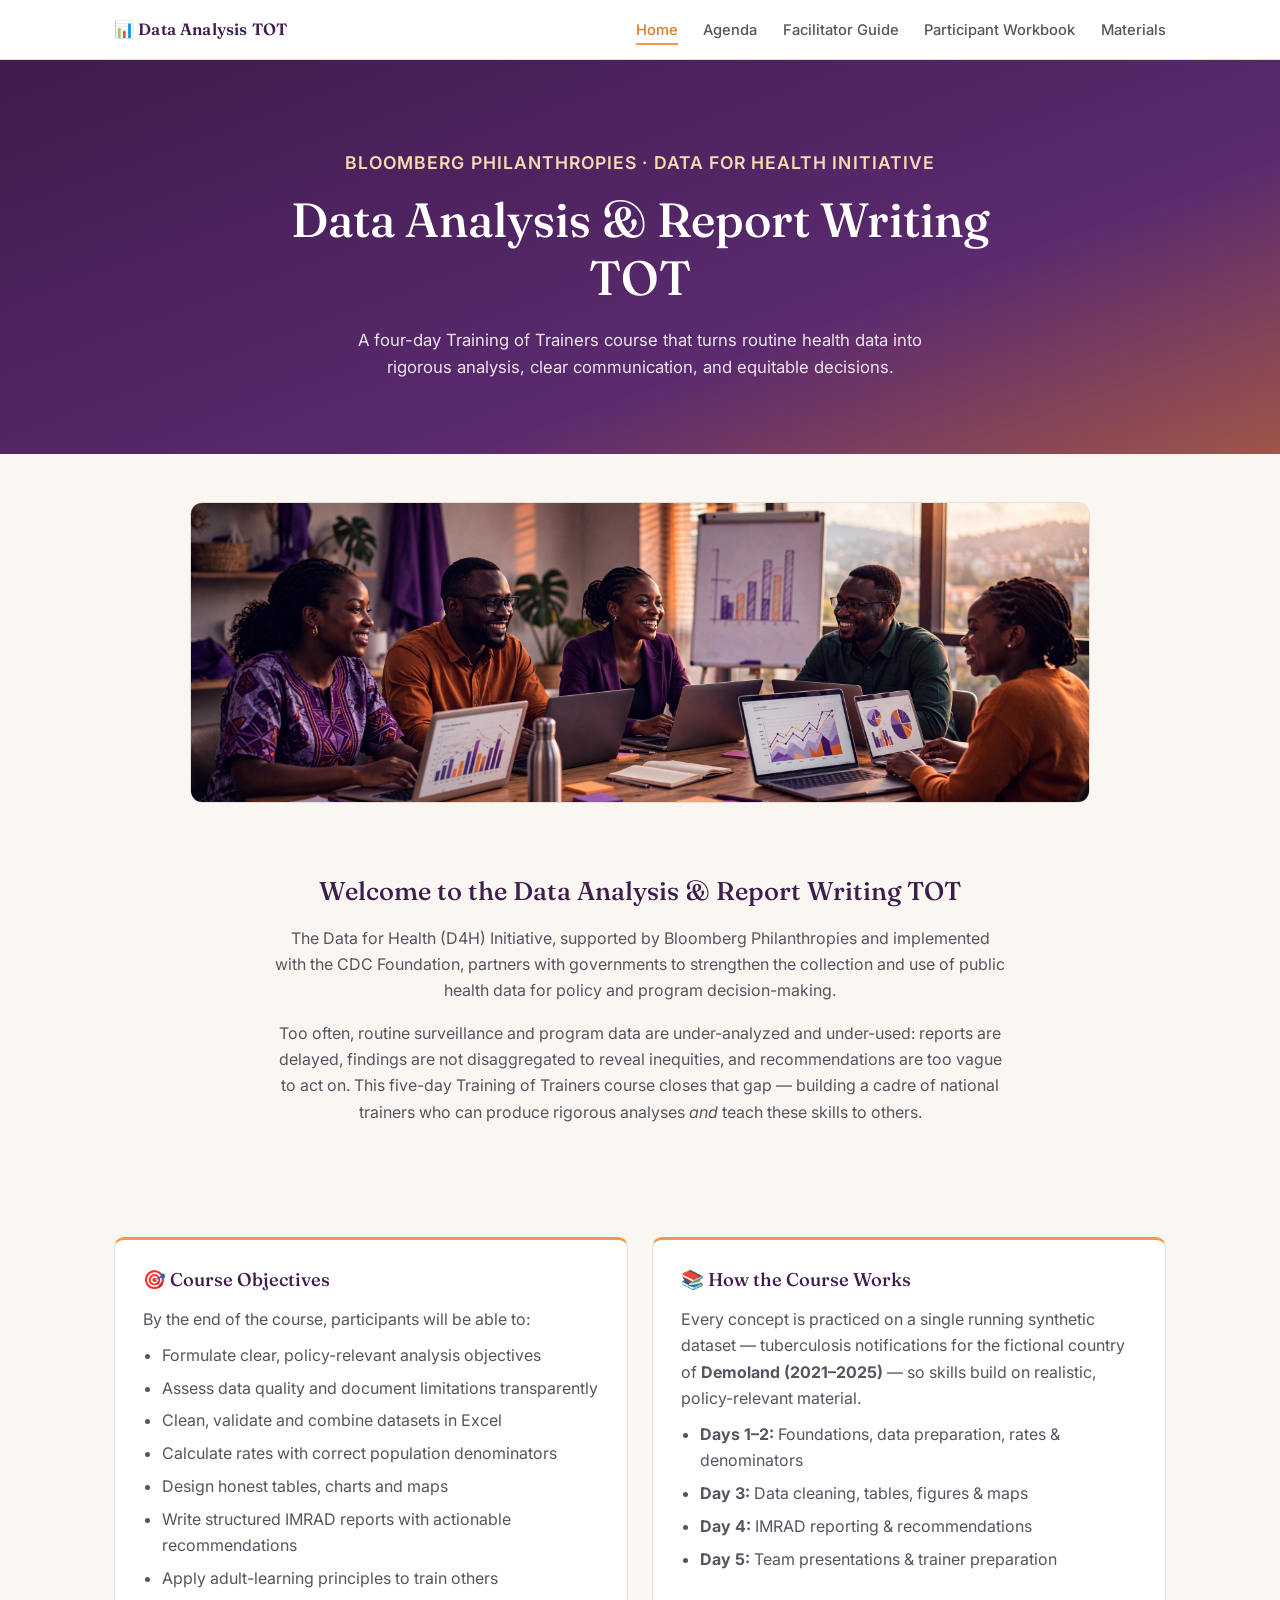
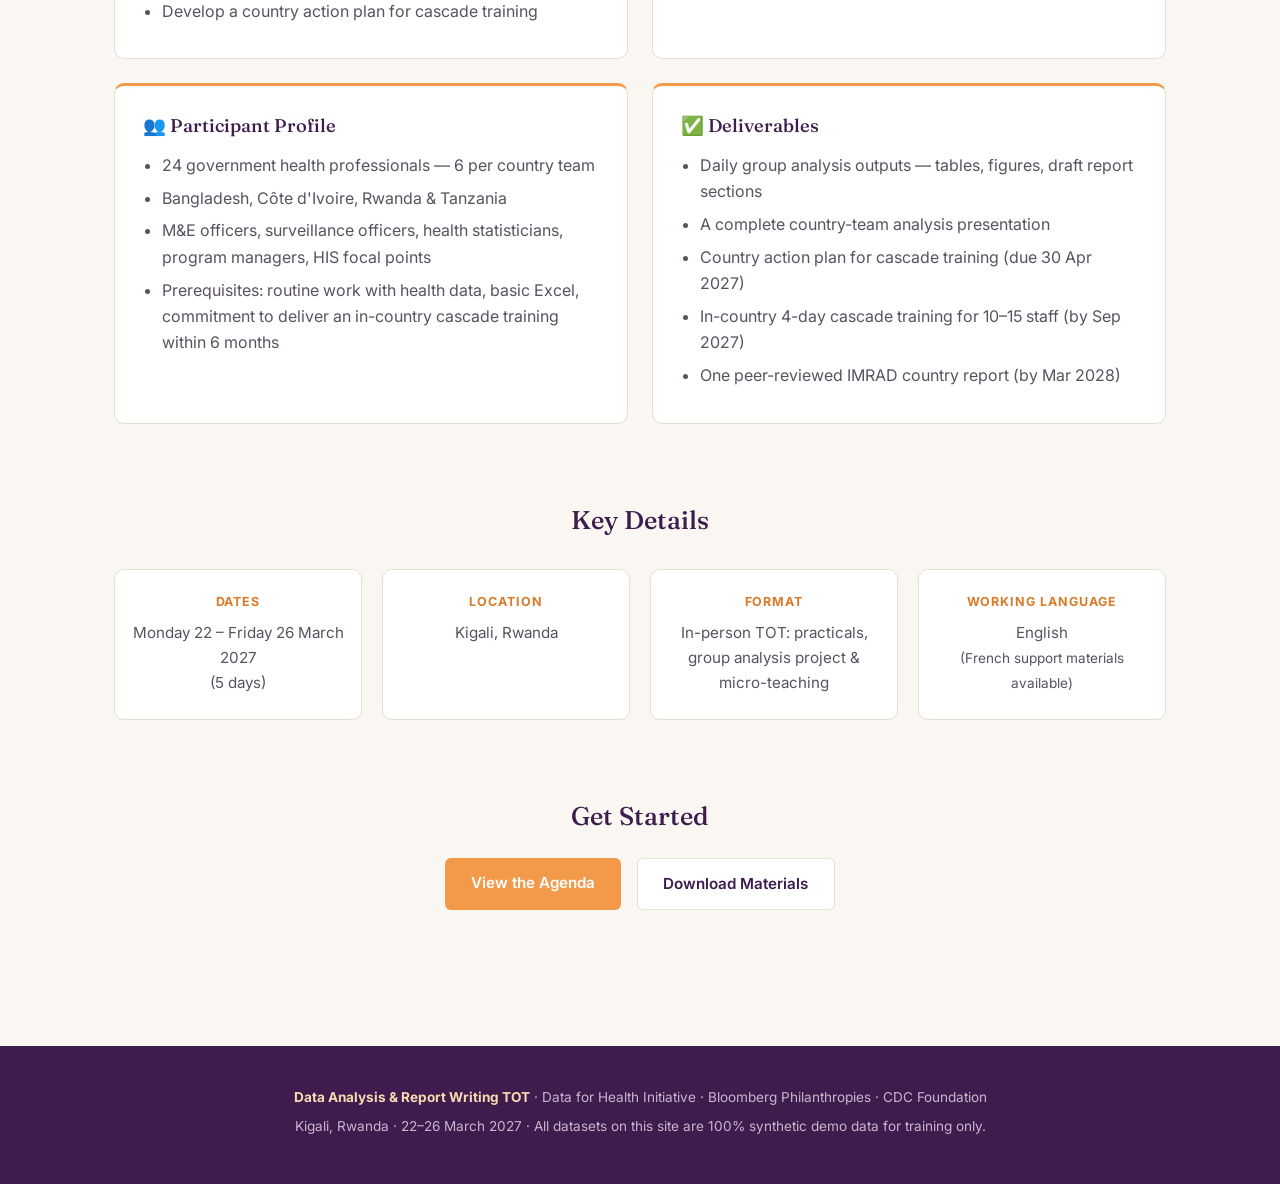
<file: index.html>
<!DOCTYPE html>
<html lang="en">
<head>
<meta charset="UTF-8">
<meta name="viewport" content="width=device-width, initial-scale=1.0">
<title>Home · Data Analysis & Report Writing TOT</title>
<meta name="description" content="Data Analysis and Report Writing Training of Trainers — Data for Health Initiative, Kigali, Rwanda, 22–26 March 2027.">
<link rel="preconnect" href="https://fonts.googleapis.com">
<link rel="preconnect" href="https://fonts.gstatic.com" crossorigin>
<link href="https://fonts.googleapis.com/css2?family=Fraunces:opsz,wght@9..144,500;9..144,600&family=Inter:wght@400;500;600;700&display=swap" rel="stylesheet">
<link rel="stylesheet" href="styles.css">
</head>
<body>
<nav class="navbar">
  <div class="nav-container">
    <a class="logo" href="index.html">📊 Data Analysis TOT</a>
    <ul class="nav-menu">
      <li><a href="index.html" class="active">Home</a></li>
<li><a href="agenda.html" class="">Agenda</a></li>
<li><a href="guide.html" class="">Facilitator Guide</a></li>
<li><a href="workbook.html" class="">Participant Workbook</a></li>
<li><a href="materials.html" class="">Materials</a></li>
    </ul>
  </div>
</nav>
<header class="hero">
  <div class="hero-content">
    <p class="hero-subtitle">Bloomberg Philanthropies · Data for Health Initiative</p>
    <h1>Data Analysis &amp; Report Writing TOT</h1>
    <p class="hero-description">A four-day Training of Trainers course that turns routine health data into rigorous analysis, clear communication, and equitable decisions.</p>
  </div>
</header>
<main>
<div class="container">
  <div class="welcome-banner"><img src="assets/img/banner.jpg" alt="Public health data training workshop"></div>
  <div class="welcome-section">
    <h2>Welcome to the Data Analysis &amp; Report Writing TOT</h2>
    <p>The Data for Health (D4H) Initiative, supported by Bloomberg Philanthropies and implemented with the CDC Foundation, partners with governments to strengthen the collection and use of public health data for policy and program decision-making.</p>
    <p>Too often, routine surveillance and program data are under-analyzed and under-used: reports are delayed, findings are not disaggregated to reveal inequities, and recommendations are too vague to act on. This five-day Training of Trainers course closes that gap — building a cadre of national trainers who can produce rigorous analyses <em>and</em> teach these skills to others.</p>
  </div>
  <section class="tight">
    <div class="info-grid">
      <div class="info-card">
        <h3>🎯 Course Objectives</h3>
        <p>By the end of the course, participants will be able to:</p>
        <ul>
          <li>Formulate clear, policy-relevant analysis objectives</li>
          <li>Assess data quality and document limitations transparently</li>
          <li>Clean, validate and combine datasets in Excel</li>
          <li>Calculate rates with correct population denominators</li>
          <li>Design honest tables, charts and maps</li>
          <li>Write structured IMRAD reports with actionable recommendations</li>
          <li>Apply adult-learning principles to train others</li>
          <li>Develop a country action plan for cascade training</li>
        </ul>
      </div>
      <div class="info-card">
        <h3>📚 How the Course Works</h3>
        <p>Every concept is practiced on a single running synthetic dataset — tuberculosis notifications for the fictional country of <strong>Demoland (2021–2025)</strong> — so skills build on realistic, policy-relevant material.</p>
        <ul>
          <li><strong>Days 1–2:</strong> Foundations, data preparation, rates &amp; denominators</li>
          <li><strong>Day 3:</strong> Data cleaning, tables, figures &amp; maps</li>
          <li><strong>Day 4:</strong> IMRAD reporting &amp; recommendations</li>
          <li><strong>Day 5:</strong> Team presentations &amp; trainer preparation</li>
        </ul>
      </div>
      <div class="info-card">
        <h3>👥 Participant Profile</h3>
        <ul>
          <li>24 government health professionals — 6 per country team</li>
          <li>Bangladesh, Côte d'Ivoire, Rwanda &amp; Tanzania</li>
          <li>M&amp;E officers, surveillance officers, health statisticians, program managers, HIS focal points</li>
          <li>Prerequisites: routine work with health data, basic Excel, commitment to deliver an in-country cascade training within 6 months</li>
        </ul>
      </div>
      <div class="info-card">
        <h3>✅ Deliverables</h3>
        <ul>
          <li>Daily group analysis outputs — tables, figures, draft report sections</li>
          <li>A complete country-team analysis presentation</li>
          <li>Country action plan for cascade training (due 30 Apr 2027)</li>
          <li>In-country 4-day cascade training for 10–15 staff (by Sep 2027)</li>
          <li>One peer-reviewed IMRAD country report (by Mar 2028)</li>
        </ul>
      </div>
    </div>
  </section>
  <section class="tight key-details">
    <h2>Key Details</h2>
    <div class="details-grid">
      <div class="detail-item"><h4>Dates</h4><p>Monday 22 – Friday 26 March 2027<br>(5 days)</p></div>
      <div class="detail-item"><h4>Location</h4><p>Kigali, Rwanda</p></div>
      <div class="detail-item"><h4>Format</h4><p>In-person TOT: practicals, group analysis project &amp; micro-teaching</p></div>
      <div class="detail-item"><h4>Working Language</h4><p>English<br><span style="font-size:0.85rem">(French support materials available)</span></p></div>
    </div>
  </section>
  <section class="tight cta-section">
    <h2>Get Started</h2>
    <div class="cta-buttons">
      <a class="btn btn-primary" href="agenda.html">View the Agenda</a>
      <!-- <a class="btn btn-secondary" href="guide.html">Facilitator Guide</a> -->
      <a class="btn btn-secondary" href="materials.html">Download Materials</a>
    </div>
  </section>
</div>
</main>
<footer class="footer">
  <div class="container footer-content">
    <div class="footer-text">
      <p><strong style="color:#FBD9B0">Data Analysis &amp; Report Writing TOT</strong> · Data for Health Initiative · Bloomberg Philanthropies · CDC Foundation</p>
      <p>Kigali, Rwanda · 22–26 March 2027 · All datasets on this site are 100% synthetic demo data for training only.</p>
    </div>
  </div>
</footer>
</body>
</html>
</file>
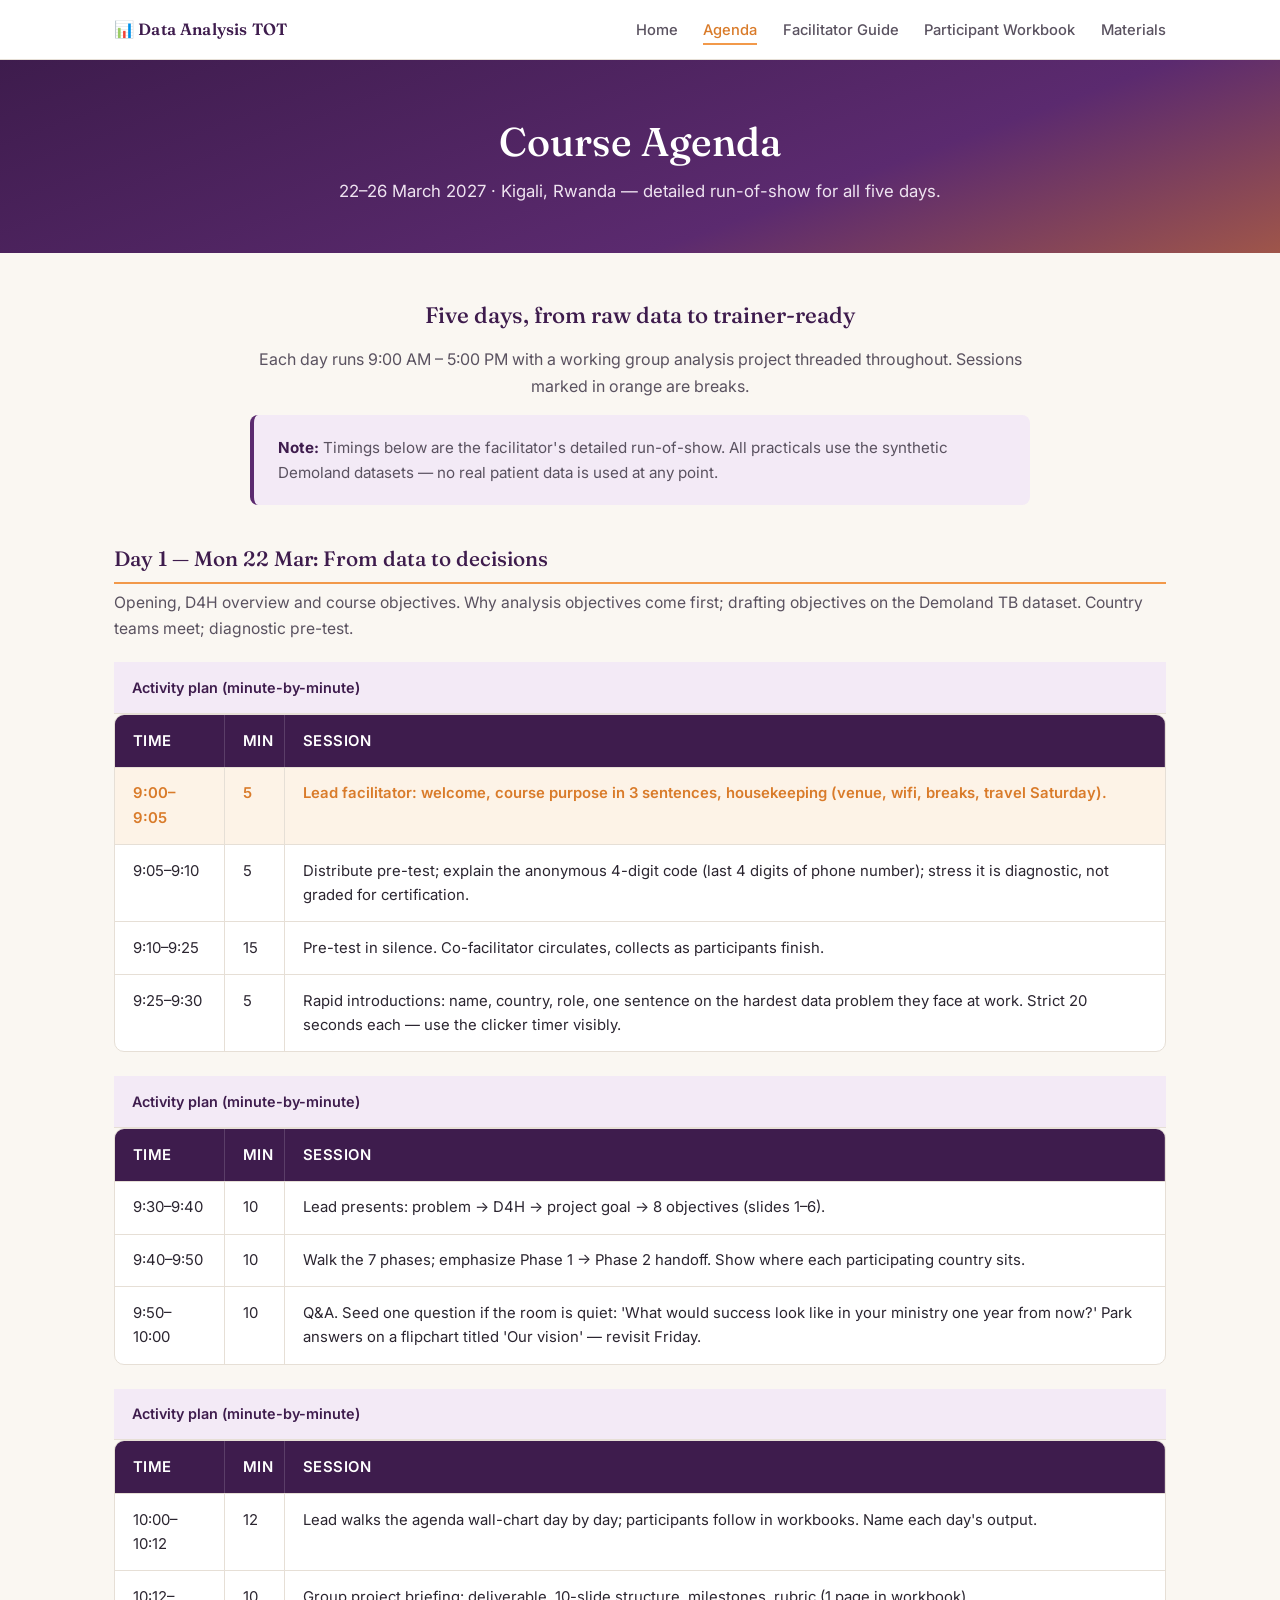
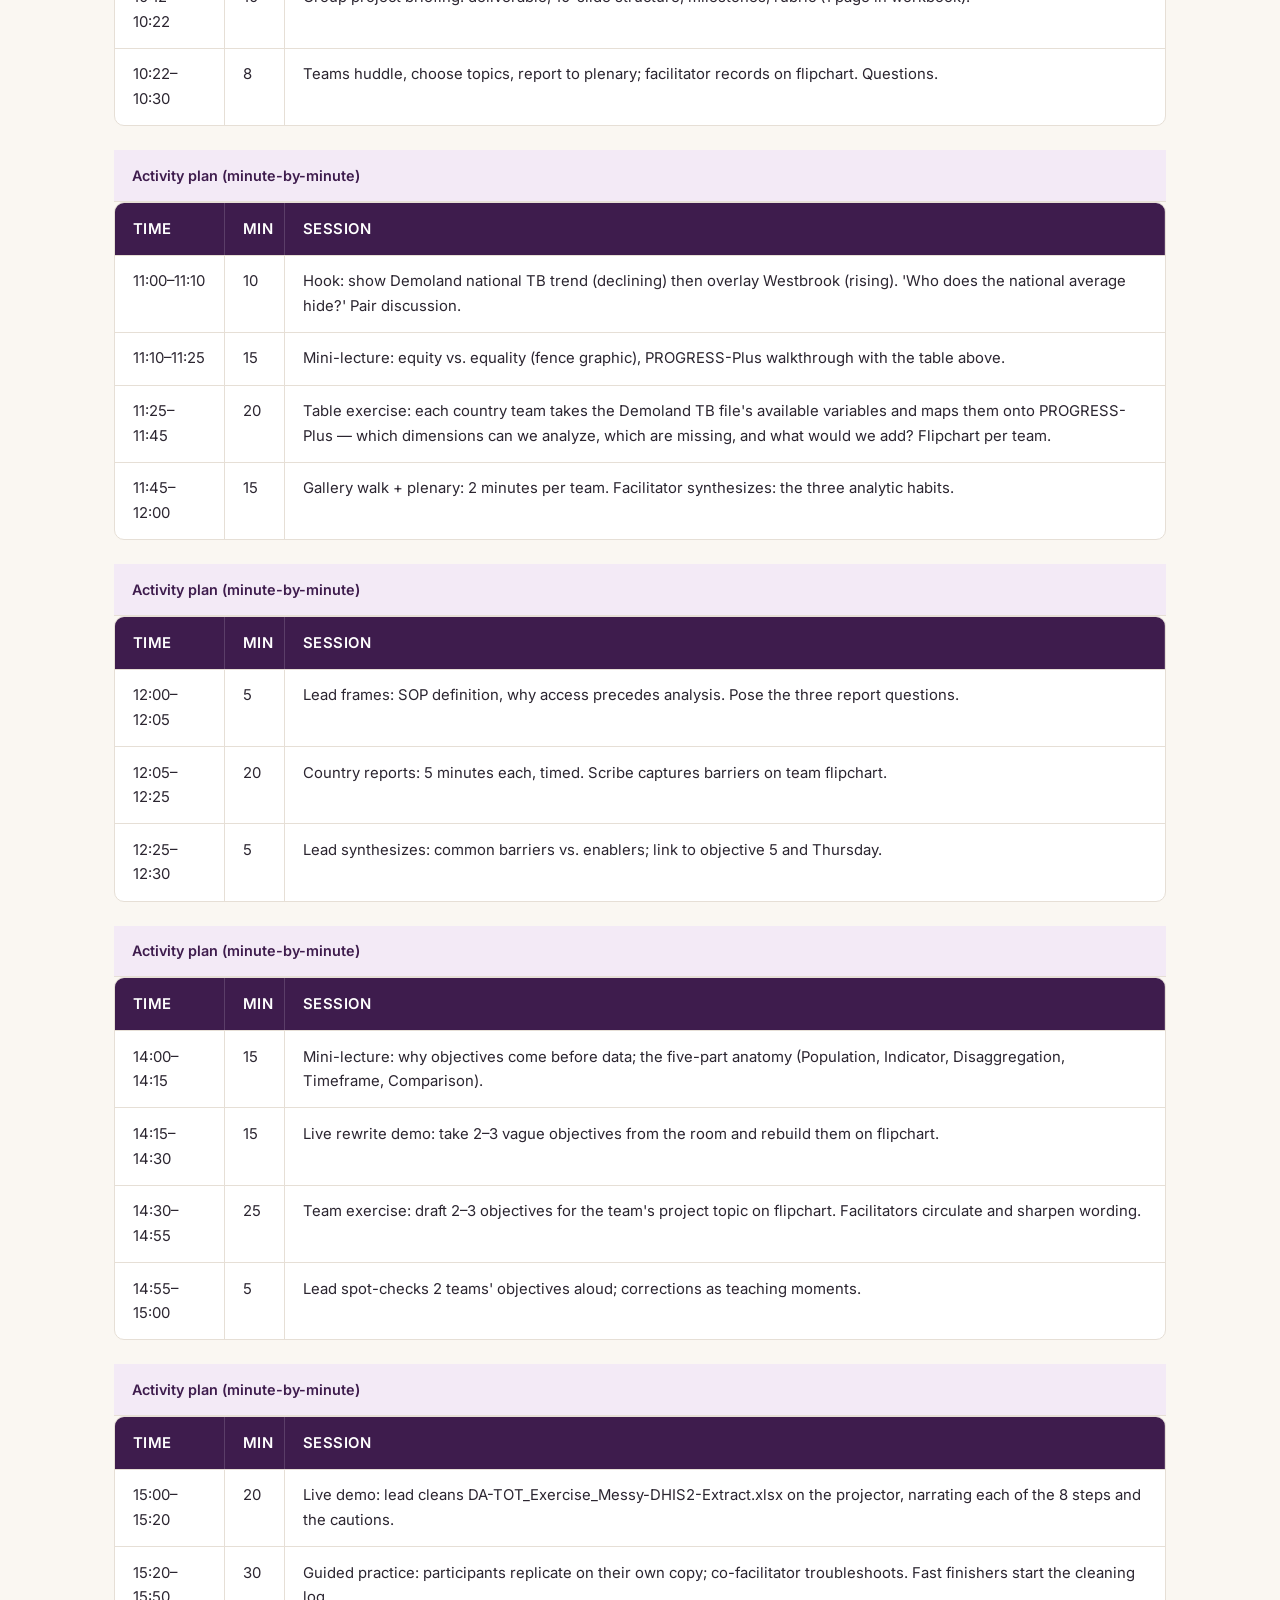
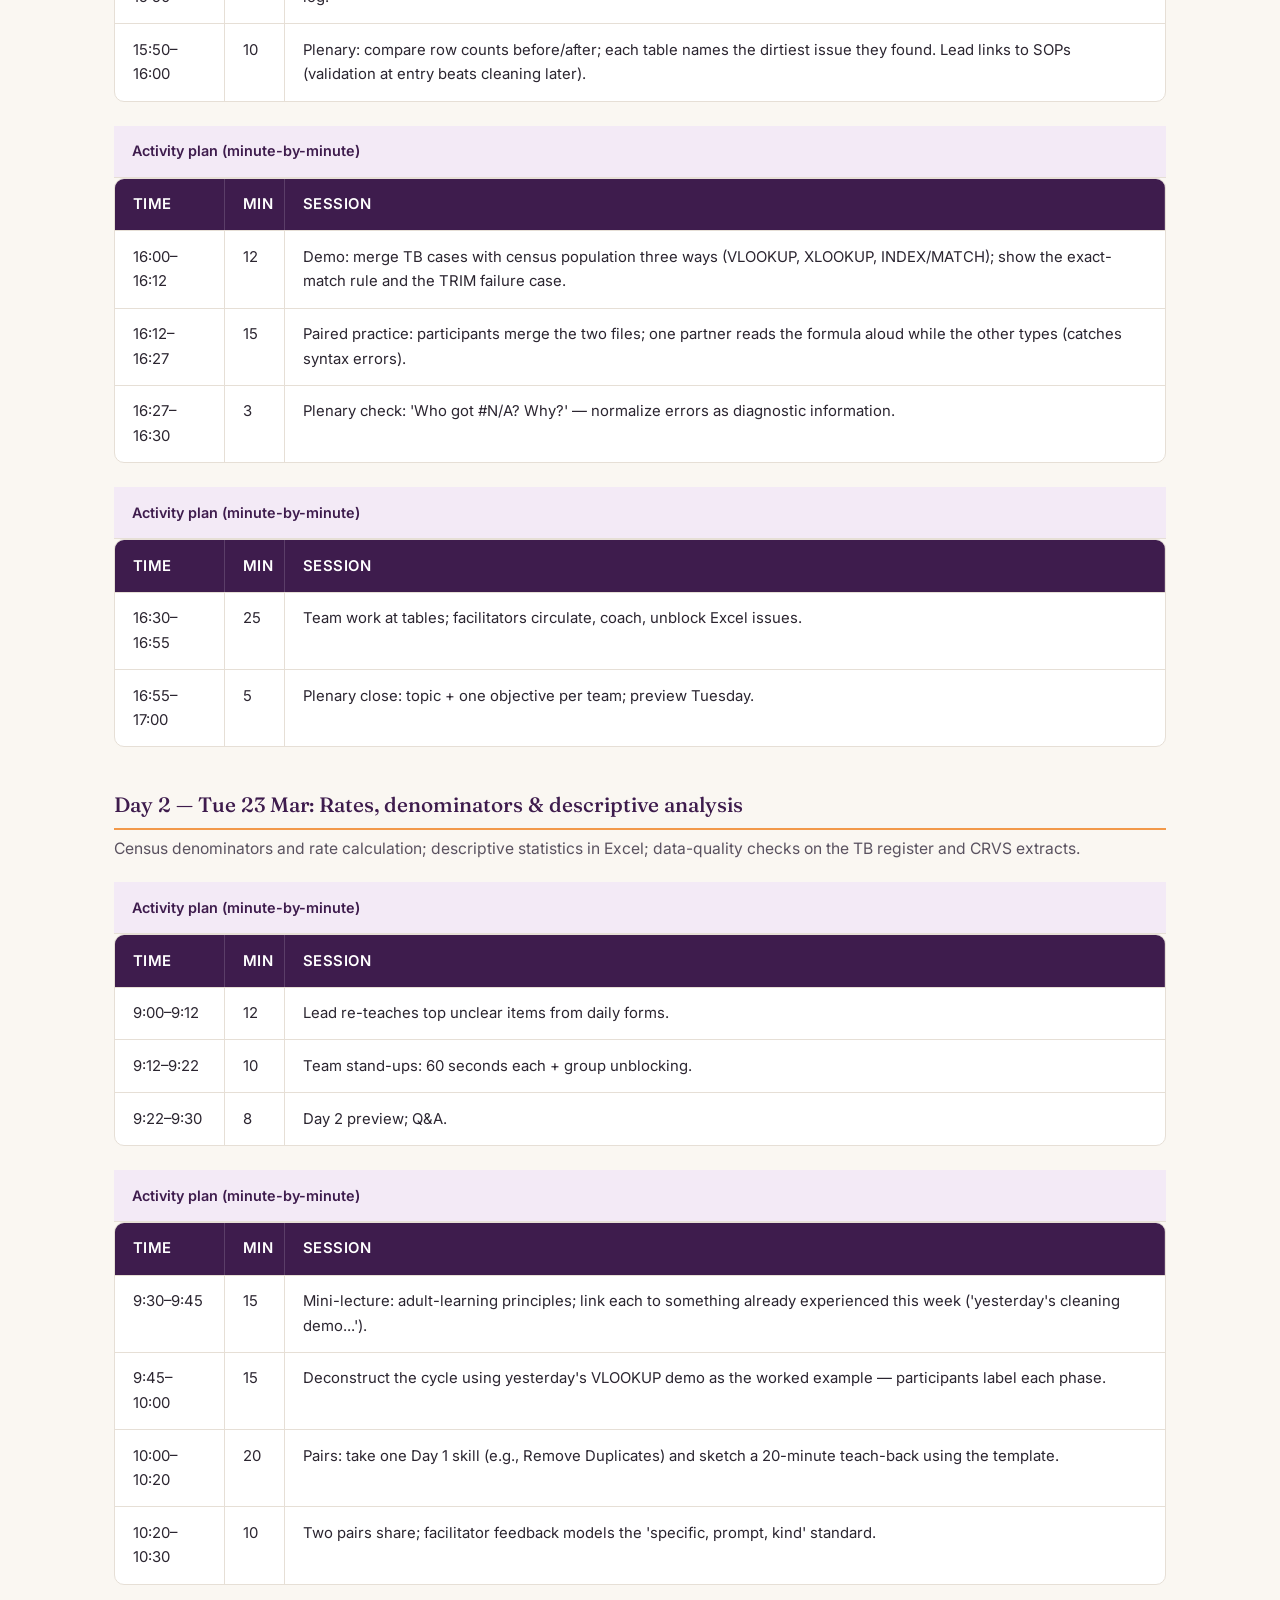
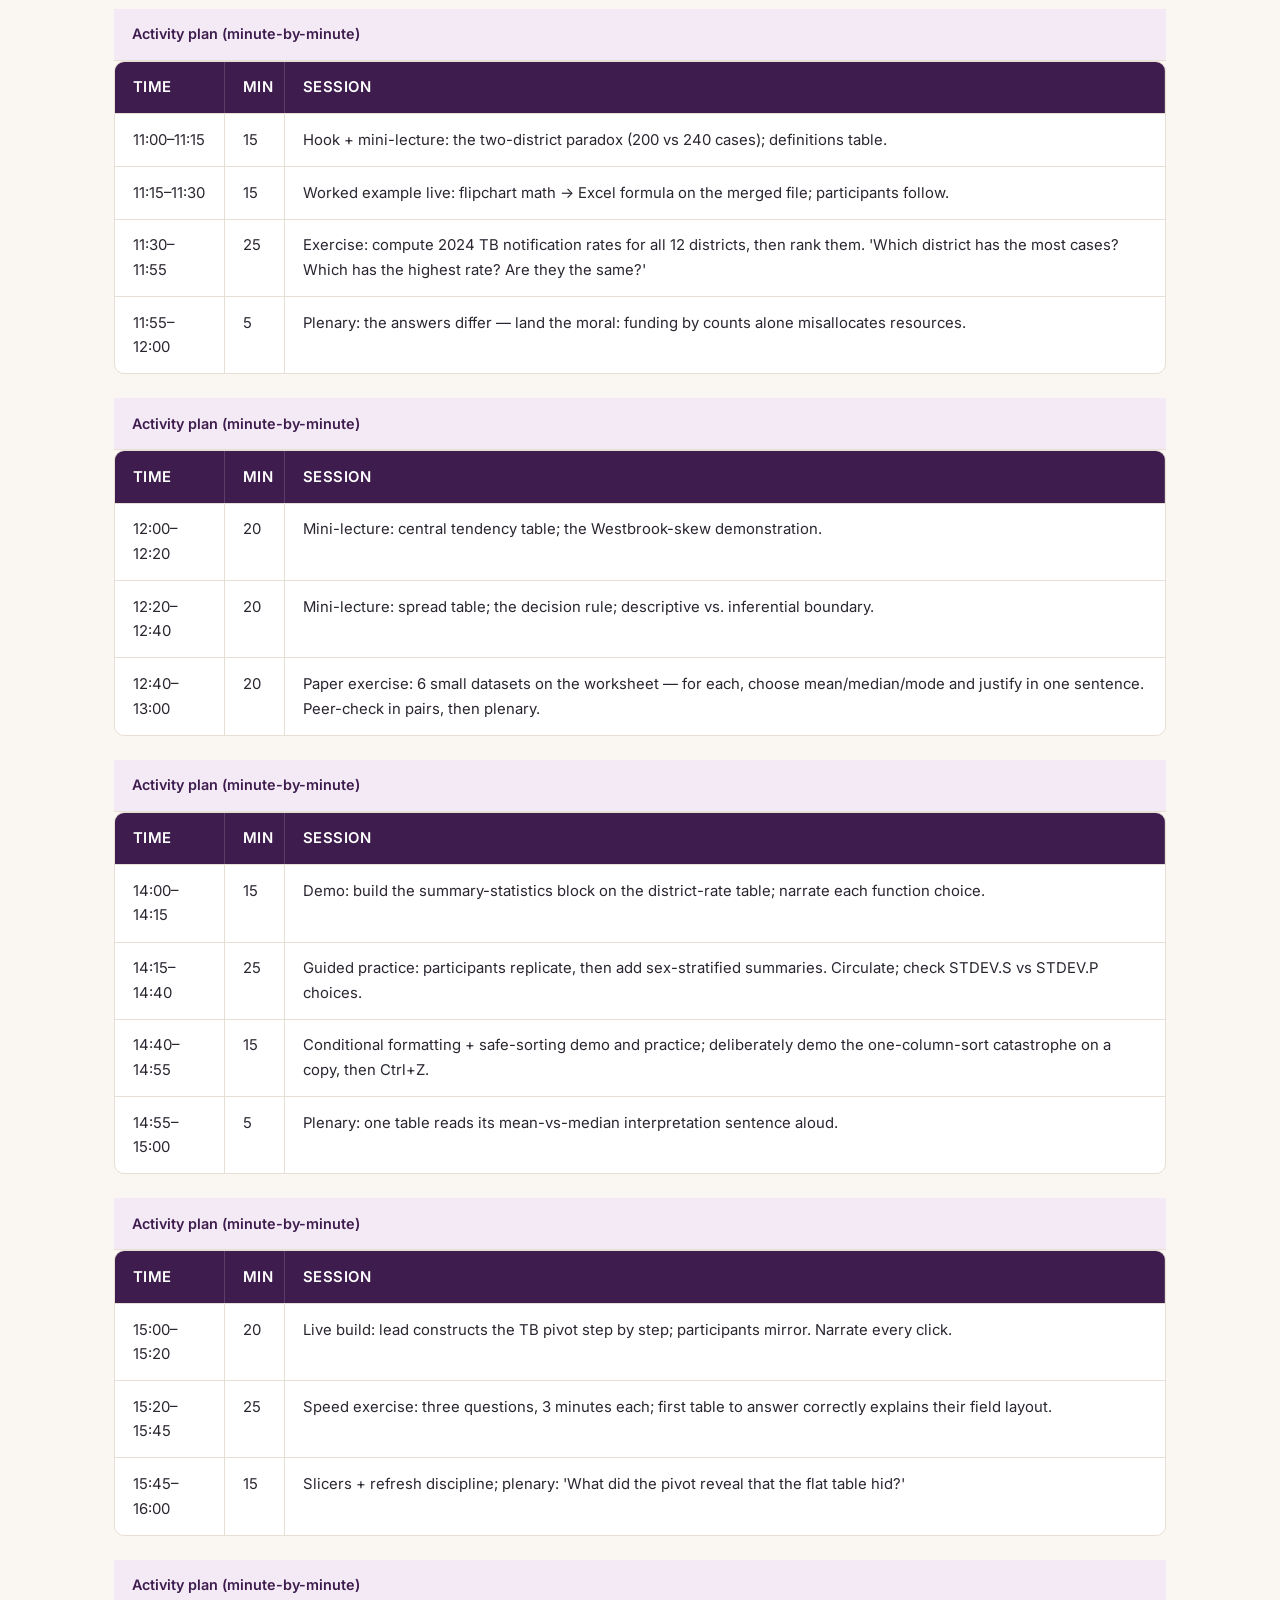
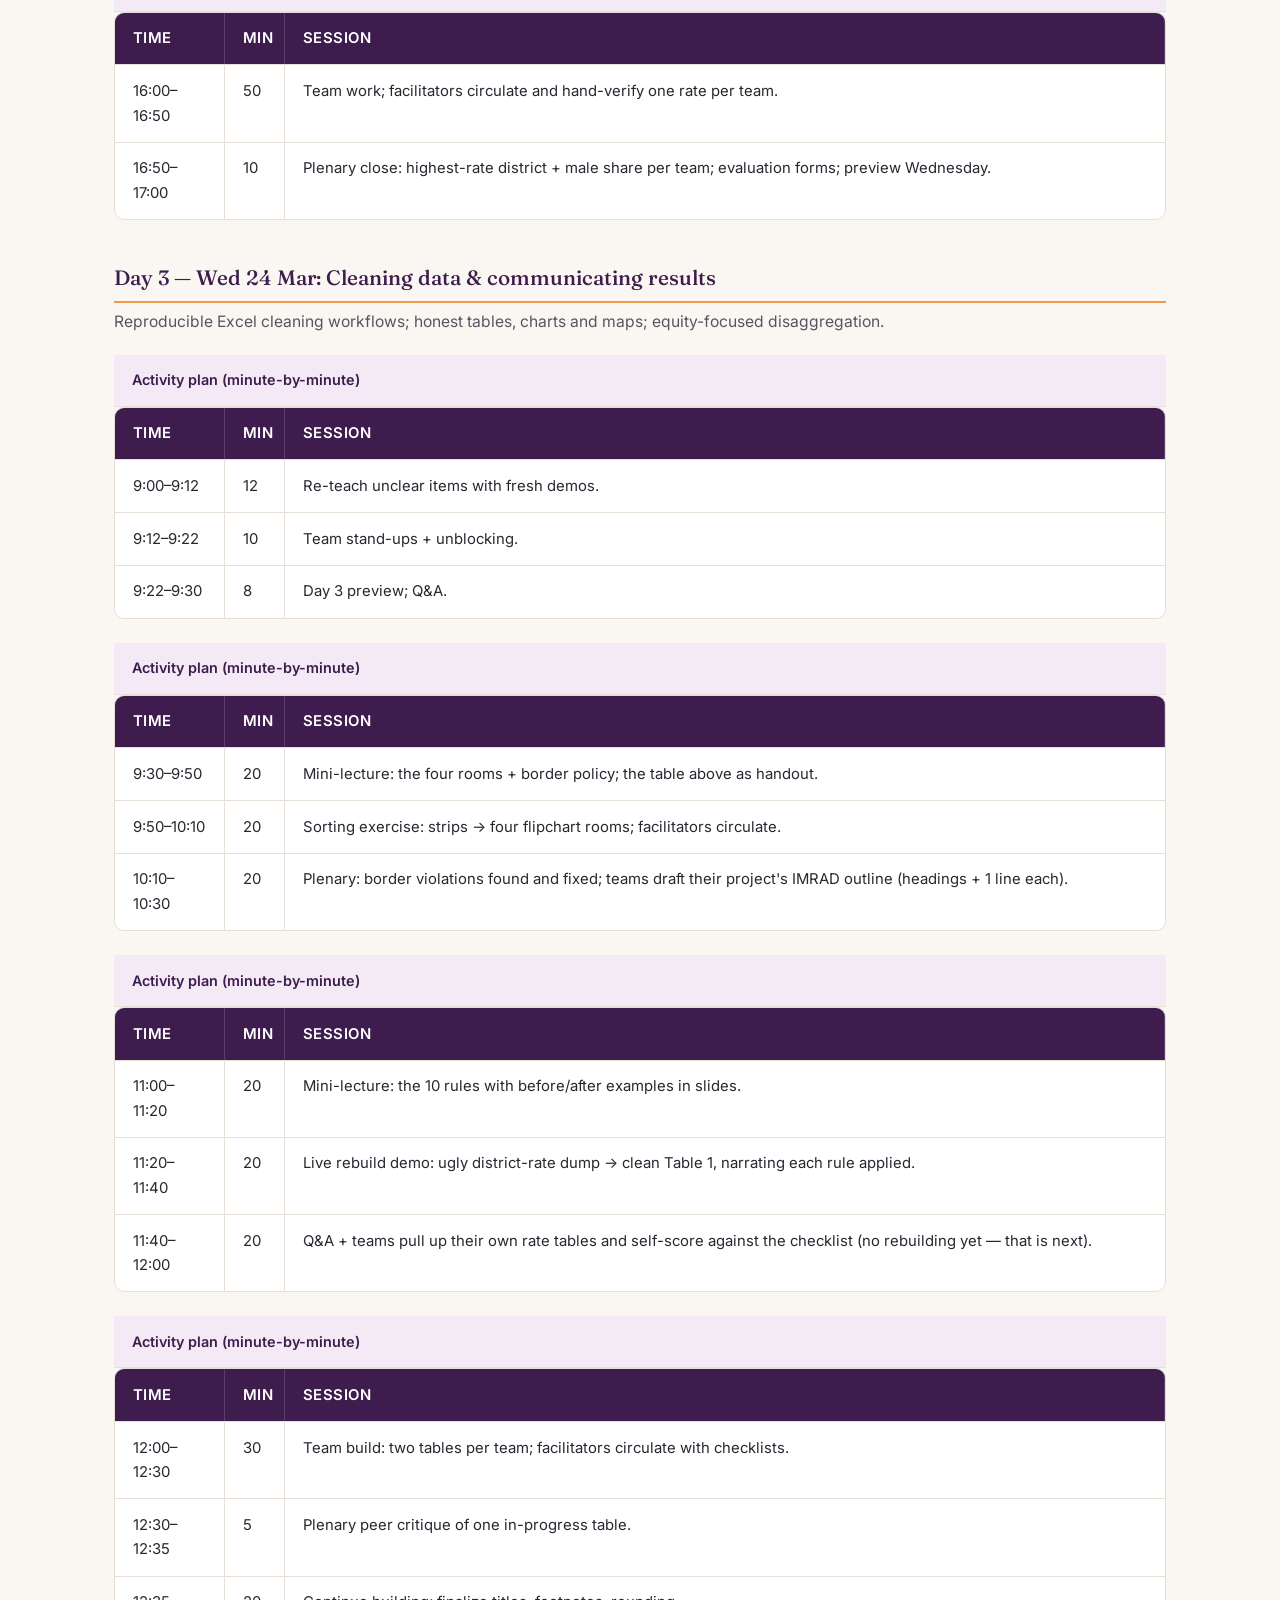
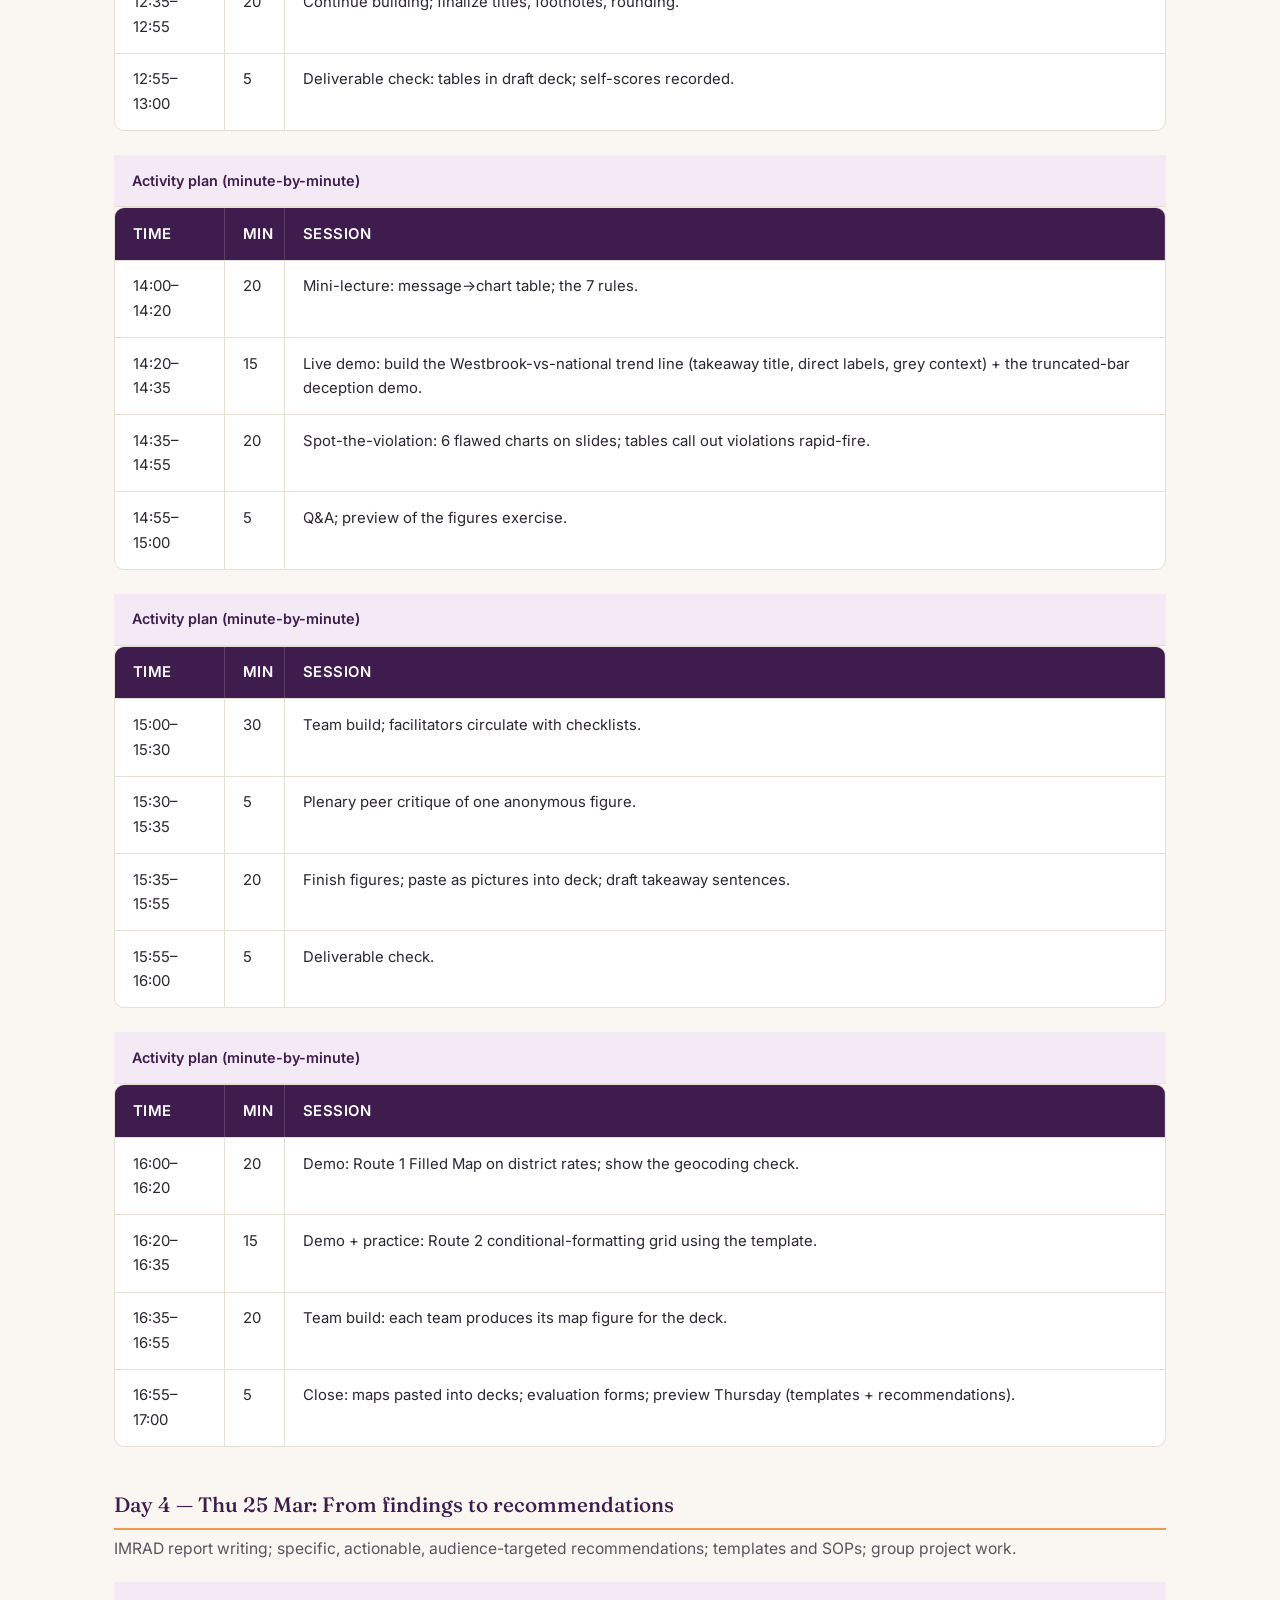
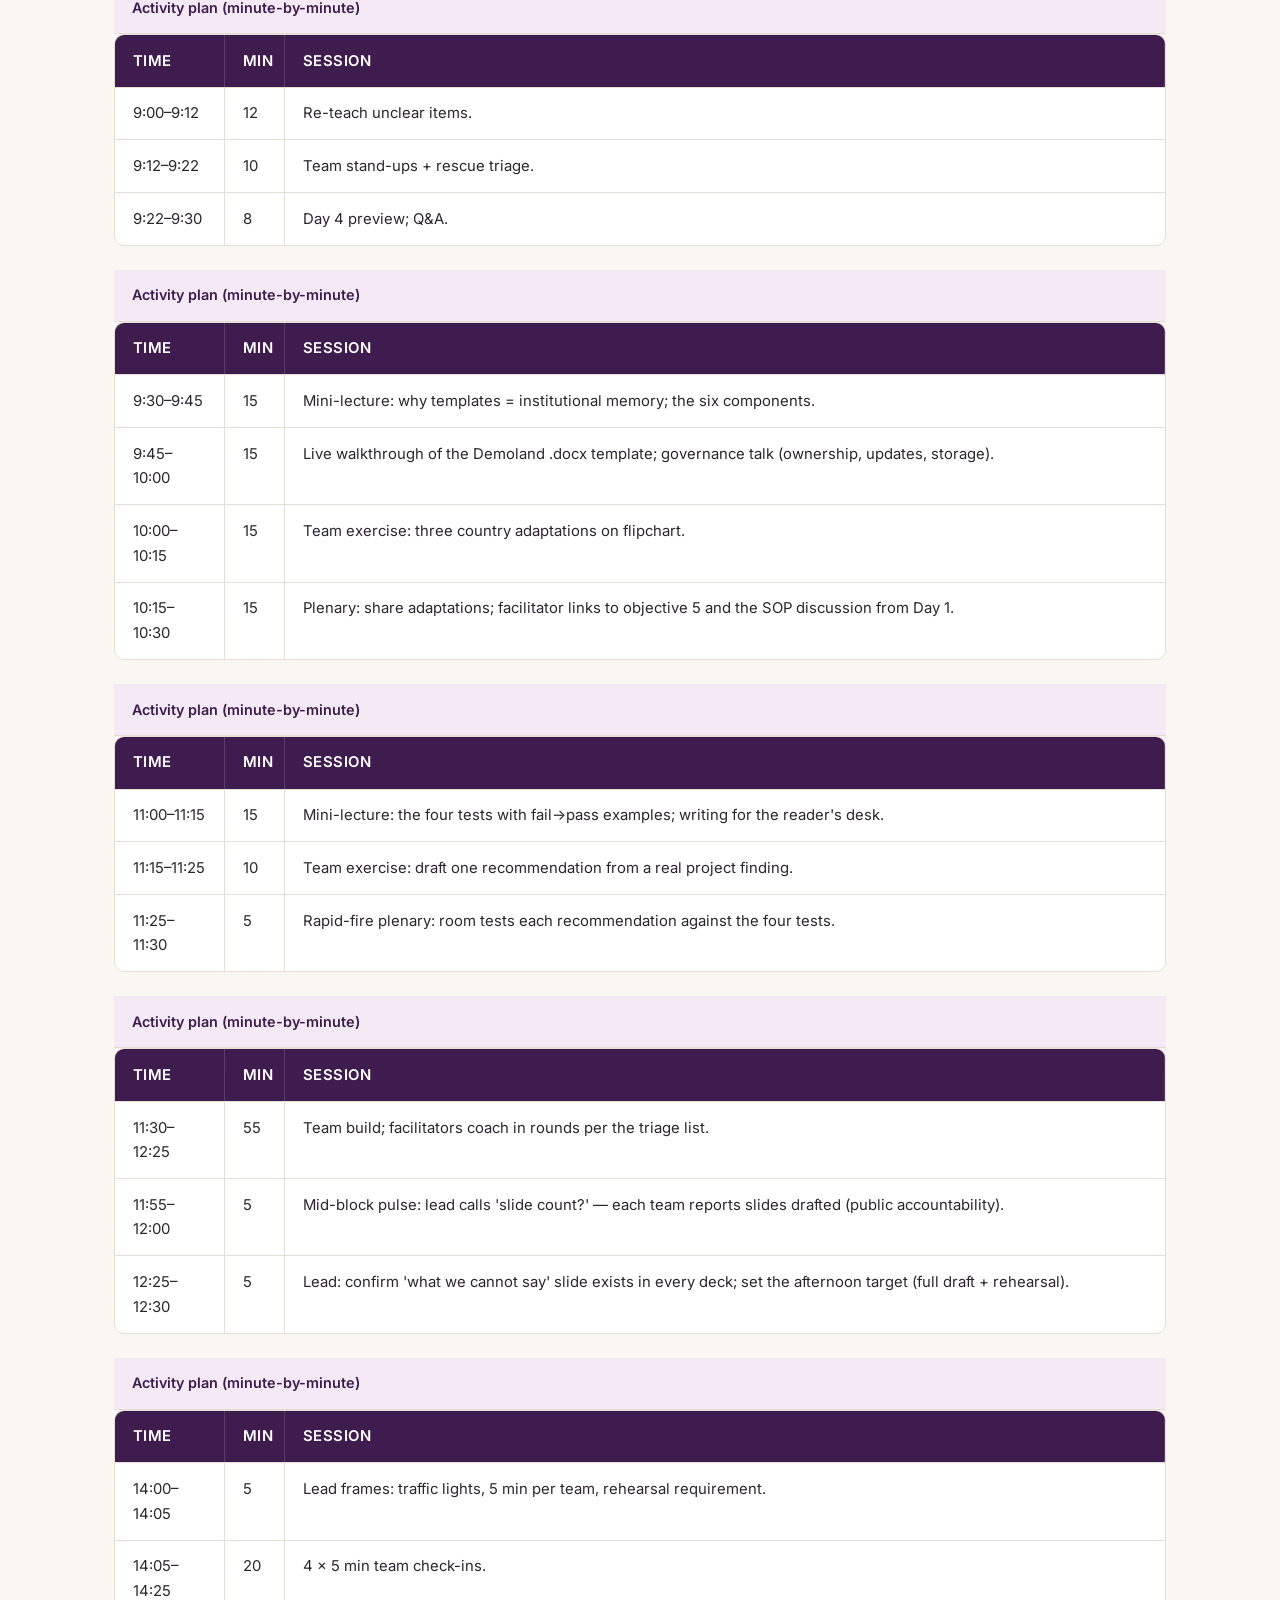
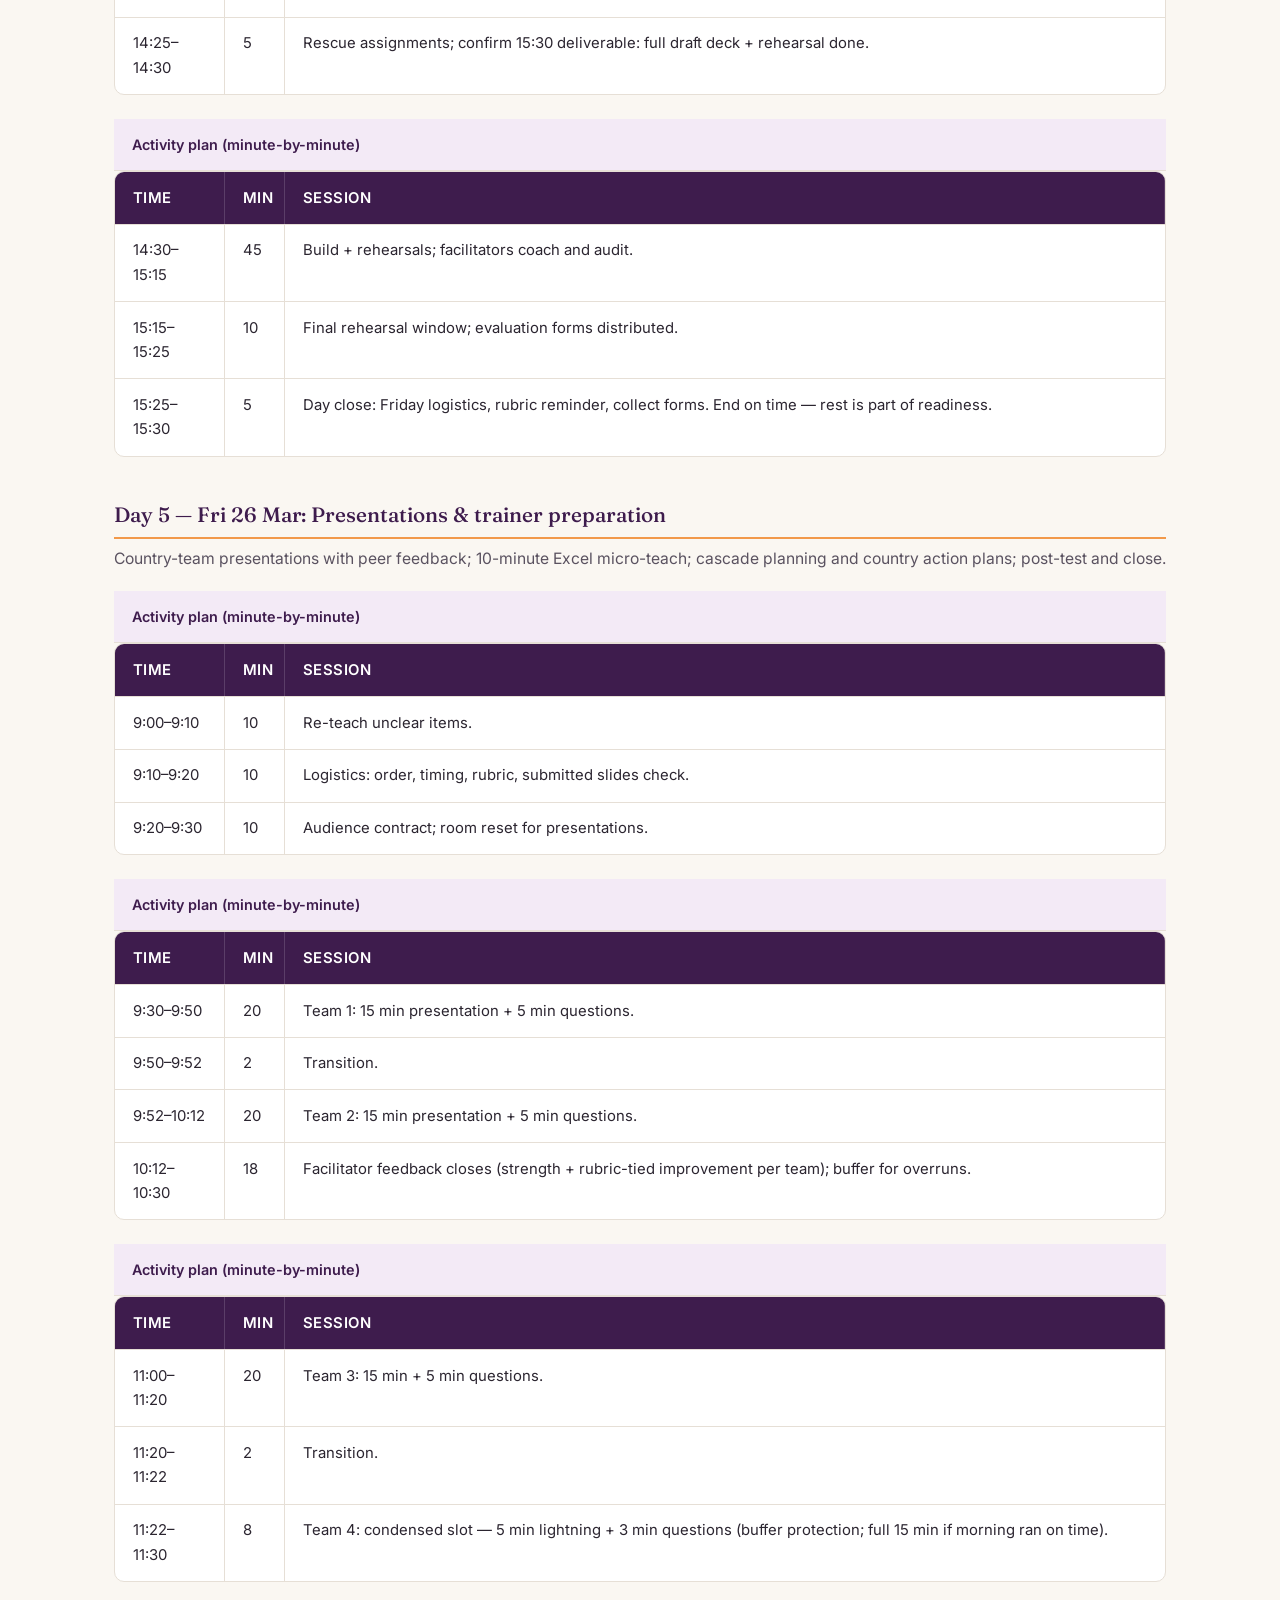
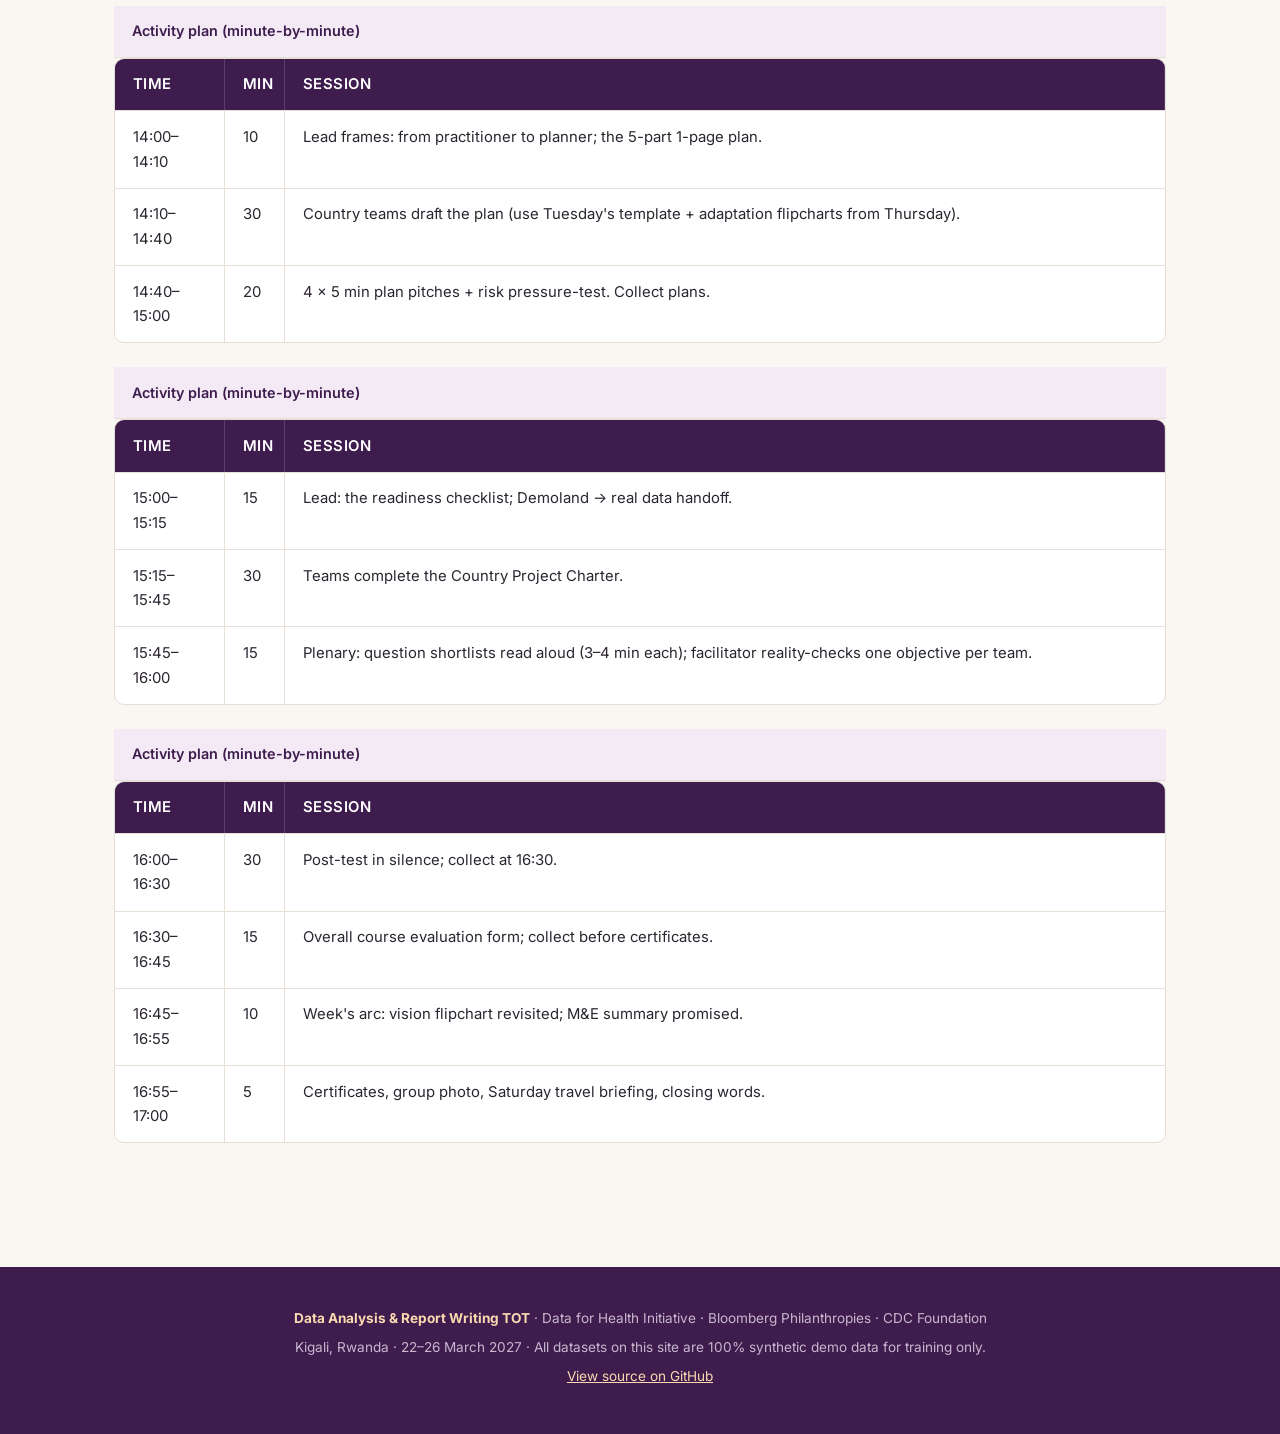
<file: agenda.html>
<!DOCTYPE html>
<html lang="en">
<head>
<meta charset="UTF-8">
<meta name="viewport" content="width=device-width, initial-scale=1.0">
<title>Agenda · Data Analysis & Report Writing TOT</title>
<meta name="description" content="Data Analysis and Report Writing Training of Trainers — Data for Health Initiative, Kigali, Rwanda, 22–26 March 2027.">
<link rel="preconnect" href="https://fonts.googleapis.com">
<link rel="preconnect" href="https://fonts.gstatic.com" crossorigin>
<link href="https://fonts.googleapis.com/css2?family=Fraunces:opsz,wght@9..144,500;9..144,600&family=Inter:wght@400;500;600;700&display=swap" rel="stylesheet">
<link rel="stylesheet" href="styles.css">
</head>
<body>
<nav class="navbar">
  <div class="nav-container">
    <a class="logo" href="index.html">📊 Data Analysis TOT</a>
    <ul class="nav-menu">
      <li><a href="index.html" class="">Home</a></li>
<li><a href="agenda.html" class="active">Agenda</a></li>
<li><a href="guide.html" class="">Facilitator Guide</a></li>
<li><a href="workbook.html" class="">Participant Workbook</a></li>
<li><a href="materials.html" class="">Materials</a></li>
    </ul>
  </div>
</nav>
<header class="page-header">
  <h1>Course Agenda</h1>
  <p>22–26 March 2027 · Kigali, Rwanda — detailed run-of-show for all five days.</p>
</header>
<main>
<div class="container">
  <div class="agenda-intro">
    <h2>Five days, from raw data to trainer-ready</h2>
    <p>Each day runs 9:00 AM – 5:00 PM with a working group analysis project threaded throughout. Sessions marked in orange are breaks.</p>
    <div class="note-banner" style="text-align:left"><strong>Note:</strong> Timings below are the facilitator's detailed run-of-show. All practicals use the synthetic Demoland datasets — no real patient data is used at any point.</div>
  </div>
  <div class="agenda-day">
  <h2 class="day-header">Day 1 — Mon 22 Mar: From data to decisions</h2>
  <p class="day-theme">Opening, D4H overview and course objectives. Why analysis objectives come first; drafting objectives on the Demoland TB dataset. Country teams meet; diagnostic pre-test.</p>
  <div class="agenda-row block-label"><div>Activity plan (minute-by-minute)</div></div><div class="agenda-table"><div class="agenda-row header"><div>Time</div><div>Min</div><div>Session</div></div><div class="agenda-row break"><div>9:00–9:05</div><div>5</div><div>Lead facilitator: welcome, course purpose in 3 sentences, housekeeping (venue, wifi, breaks, travel Saturday).</div></div><div class="agenda-row"><div>9:05–9:10</div><div>5</div><div>Distribute pre-test; explain the anonymous 4-digit code (last 4 digits of phone number); stress it is diagnostic, not graded for certification.</div></div><div class="agenda-row"><div>9:10–9:25</div><div>15</div><div>Pre-test in silence. Co-facilitator circulates, collects as participants finish.</div></div><div class="agenda-row"><div>9:25–9:30</div><div>5</div><div>Rapid introductions: name, country, role, one sentence on the hardest data problem they face at work. Strict 20 seconds each — use the clicker timer visibly.</div></div></div><div class="agenda-row block-label"><div>Activity plan (minute-by-minute)</div></div><div class="agenda-table"><div class="agenda-row header"><div>Time</div><div>Min</div><div>Session</div></div><div class="agenda-row"><div>9:30–9:40</div><div>10</div><div>Lead presents: problem → D4H → project goal → 8 objectives (slides 1–6).</div></div><div class="agenda-row"><div>9:40–9:50</div><div>10</div><div>Walk the 7 phases; emphasize Phase 1 → Phase 2 handoff. Show where each participating country sits.</div></div><div class="agenda-row"><div>9:50–10:00</div><div>10</div><div>Q&A. Seed one question if the room is quiet: 'What would success look like in your ministry one year from now?' Park answers on a flipchart titled 'Our vision' — revisit Friday.</div></div></div><div class="agenda-row block-label"><div>Activity plan (minute-by-minute)</div></div><div class="agenda-table"><div class="agenda-row header"><div>Time</div><div>Min</div><div>Session</div></div><div class="agenda-row"><div>10:00–10:12</div><div>12</div><div>Lead walks the agenda wall-chart day by day; participants follow in workbooks. Name each day's output.</div></div><div class="agenda-row"><div>10:12–10:22</div><div>10</div><div>Group project briefing: deliverable, 10-slide structure, milestones, rubric (1 page in workbook).</div></div><div class="agenda-row"><div>10:22–10:30</div><div>8</div><div>Teams huddle, choose topics, report to plenary; facilitator records on flipchart. Questions.</div></div></div><div class="agenda-row block-label"><div>Activity plan (minute-by-minute)</div></div><div class="agenda-table"><div class="agenda-row header"><div>Time</div><div>Min</div><div>Session</div></div><div class="agenda-row"><div>11:00–11:10</div><div>10</div><div>Hook: show Demoland national TB trend (declining) then overlay Westbrook (rising). 'Who does the national average hide?' Pair discussion.</div></div><div class="agenda-row"><div>11:10–11:25</div><div>15</div><div>Mini-lecture: equity vs. equality (fence graphic), PROGRESS-Plus walkthrough with the table above.</div></div><div class="agenda-row"><div>11:25–11:45</div><div>20</div><div>Table exercise: each country team takes the Demoland TB file's available variables and maps them onto PROGRESS-Plus — which dimensions can we analyze, which are missing, and what would we add? Flipchart per team.</div></div><div class="agenda-row"><div>11:45–12:00</div><div>15</div><div>Gallery walk + plenary: 2 minutes per team. Facilitator synthesizes: the three analytic habits.</div></div></div><div class="agenda-row block-label"><div>Activity plan (minute-by-minute)</div></div><div class="agenda-table"><div class="agenda-row header"><div>Time</div><div>Min</div><div>Session</div></div><div class="agenda-row"><div>12:00–12:05</div><div>5</div><div>Lead frames: SOP definition, why access precedes analysis. Pose the three report questions.</div></div><div class="agenda-row"><div>12:05–12:25</div><div>20</div><div>Country reports: 5 minutes each, timed. Scribe captures barriers on team flipchart.</div></div><div class="agenda-row"><div>12:25–12:30</div><div>5</div><div>Lead synthesizes: common barriers vs. enablers; link to objective 5 and Thursday.</div></div></div><div class="agenda-row block-label"><div>Activity plan (minute-by-minute)</div></div><div class="agenda-table"><div class="agenda-row header"><div>Time</div><div>Min</div><div>Session</div></div><div class="agenda-row"><div>14:00–14:15</div><div>15</div><div>Mini-lecture: why objectives come before data; the five-part anatomy (Population, Indicator, Disaggregation, Timeframe, Comparison).</div></div><div class="agenda-row"><div>14:15–14:30</div><div>15</div><div>Live rewrite demo: take 2–3 vague objectives from the room and rebuild them on flipchart.</div></div><div class="agenda-row"><div>14:30–14:55</div><div>25</div><div>Team exercise: draft 2–3 objectives for the team's project topic on flipchart. Facilitators circulate and sharpen wording.</div></div><div class="agenda-row"><div>14:55–15:00</div><div>5</div><div>Lead spot-checks 2 teams' objectives aloud; corrections as teaching moments.</div></div></div><div class="agenda-row block-label"><div>Activity plan (minute-by-minute)</div></div><div class="agenda-table"><div class="agenda-row header"><div>Time</div><div>Min</div><div>Session</div></div><div class="agenda-row"><div>15:00–15:20</div><div>20</div><div>Live demo: lead cleans DA-TOT_Exercise_Messy-DHIS2-Extract.xlsx on the projector, narrating each of the 8 steps and the cautions.</div></div><div class="agenda-row"><div>15:20–15:50</div><div>30</div><div>Guided practice: participants replicate on their own copy; co-facilitator troubleshoots. Fast finishers start the cleaning log.</div></div><div class="agenda-row"><div>15:50–16:00</div><div>10</div><div>Plenary: compare row counts before/after; each table names the dirtiest issue they found. Lead links to SOPs (validation at entry beats cleaning later).</div></div></div><div class="agenda-row block-label"><div>Activity plan (minute-by-minute)</div></div><div class="agenda-table"><div class="agenda-row header"><div>Time</div><div>Min</div><div>Session</div></div><div class="agenda-row"><div>16:00–16:12</div><div>12</div><div>Demo: merge TB cases with census population three ways (VLOOKUP, XLOOKUP, INDEX/MATCH); show the exact-match rule and the TRIM failure case.</div></div><div class="agenda-row"><div>16:12–16:27</div><div>15</div><div>Paired practice: participants merge the two files; one partner reads the formula aloud while the other types (catches syntax errors).</div></div><div class="agenda-row"><div>16:27–16:30</div><div>3</div><div>Plenary check: 'Who got #N/A? Why?' — normalize errors as diagnostic information.</div></div></div><div class="agenda-row block-label"><div>Activity plan (minute-by-minute)</div></div><div class="agenda-table"><div class="agenda-row header"><div>Time</div><div>Min</div><div>Session</div></div><div class="agenda-row"><div>16:30–16:55</div><div>25</div><div>Team work at tables; facilitators circulate, coach, unblock Excel issues.</div></div><div class="agenda-row"><div>16:55–17:00</div><div>5</div><div>Plenary close: topic + one objective per team; preview Tuesday.</div></div></div>
</div>
<div class="agenda-day">
  <h2 class="day-header">Day 2 — Tue 23 Mar: Rates, denominators & descriptive analysis</h2>
  <p class="day-theme">Census denominators and rate calculation; descriptive statistics in Excel; data-quality checks on the TB register and CRVS extracts.</p>
  <div class="agenda-row block-label"><div>Activity plan (minute-by-minute)</div></div><div class="agenda-table"><div class="agenda-row header"><div>Time</div><div>Min</div><div>Session</div></div><div class="agenda-row"><div>9:00–9:12</div><div>12</div><div>Lead re-teaches top unclear items from daily forms.</div></div><div class="agenda-row"><div>9:12–9:22</div><div>10</div><div>Team stand-ups: 60 seconds each + group unblocking.</div></div><div class="agenda-row"><div>9:22–9:30</div><div>8</div><div>Day 2 preview; Q&A.</div></div></div><div class="agenda-row block-label"><div>Activity plan (minute-by-minute)</div></div><div class="agenda-table"><div class="agenda-row header"><div>Time</div><div>Min</div><div>Session</div></div><div class="agenda-row"><div>9:30–9:45</div><div>15</div><div>Mini-lecture: adult-learning principles; link each to something already experienced this week ('yesterday's cleaning demo...').</div></div><div class="agenda-row"><div>9:45–10:00</div><div>15</div><div>Deconstruct the cycle using yesterday's VLOOKUP demo as the worked example — participants label each phase.</div></div><div class="agenda-row"><div>10:00–10:20</div><div>20</div><div>Pairs: take one Day 1 skill (e.g., Remove Duplicates) and sketch a 20-minute teach-back using the template.</div></div><div class="agenda-row"><div>10:20–10:30</div><div>10</div><div>Two pairs share; facilitator feedback models the 'specific, prompt, kind' standard.</div></div></div><div class="agenda-row block-label"><div>Activity plan (minute-by-minute)</div></div><div class="agenda-table"><div class="agenda-row header"><div>Time</div><div>Min</div><div>Session</div></div><div class="agenda-row"><div>11:00–11:15</div><div>15</div><div>Hook + mini-lecture: the two-district paradox (200 vs 240 cases); definitions table.</div></div><div class="agenda-row"><div>11:15–11:30</div><div>15</div><div>Worked example live: flipchart math → Excel formula on the merged file; participants follow.</div></div><div class="agenda-row"><div>11:30–11:55</div><div>25</div><div>Exercise: compute 2024 TB notification rates for all 12 districts, then rank them. 'Which district has the most cases? Which has the highest rate? Are they the same?'</div></div><div class="agenda-row"><div>11:55–12:00</div><div>5</div><div>Plenary: the answers differ — land the moral: funding by counts alone misallocates resources.</div></div></div><div class="agenda-row block-label"><div>Activity plan (minute-by-minute)</div></div><div class="agenda-table"><div class="agenda-row header"><div>Time</div><div>Min</div><div>Session</div></div><div class="agenda-row"><div>12:00–12:20</div><div>20</div><div>Mini-lecture: central tendency table; the Westbrook-skew demonstration.</div></div><div class="agenda-row"><div>12:20–12:40</div><div>20</div><div>Mini-lecture: spread table; the decision rule; descriptive vs. inferential boundary.</div></div><div class="agenda-row"><div>12:40–13:00</div><div>20</div><div>Paper exercise: 6 small datasets on the worksheet — for each, choose mean/median/mode and justify in one sentence. Peer-check in pairs, then plenary.</div></div></div><div class="agenda-row block-label"><div>Activity plan (minute-by-minute)</div></div><div class="agenda-table"><div class="agenda-row header"><div>Time</div><div>Min</div><div>Session</div></div><div class="agenda-row"><div>14:00–14:15</div><div>15</div><div>Demo: build the summary-statistics block on the district-rate table; narrate each function choice.</div></div><div class="agenda-row"><div>14:15–14:40</div><div>25</div><div>Guided practice: participants replicate, then add sex-stratified summaries. Circulate; check STDEV.S vs STDEV.P choices.</div></div><div class="agenda-row"><div>14:40–14:55</div><div>15</div><div>Conditional formatting + safe-sorting demo and practice; deliberately demo the one-column-sort catastrophe on a copy, then Ctrl+Z.</div></div><div class="agenda-row"><div>14:55–15:00</div><div>5</div><div>Plenary: one table reads its mean-vs-median interpretation sentence aloud.</div></div></div><div class="agenda-row block-label"><div>Activity plan (minute-by-minute)</div></div><div class="agenda-table"><div class="agenda-row header"><div>Time</div><div>Min</div><div>Session</div></div><div class="agenda-row"><div>15:00–15:20</div><div>20</div><div>Live build: lead constructs the TB pivot step by step; participants mirror. Narrate every click.</div></div><div class="agenda-row"><div>15:20–15:45</div><div>25</div><div>Speed exercise: three questions, 3 minutes each; first table to answer correctly explains their field layout.</div></div><div class="agenda-row"><div>15:45–16:00</div><div>15</div><div>Slicers + refresh discipline; plenary: 'What did the pivot reveal that the flat table hid?'</div></div></div><div class="agenda-row block-label"><div>Activity plan (minute-by-minute)</div></div><div class="agenda-table"><div class="agenda-row header"><div>Time</div><div>Min</div><div>Session</div></div><div class="agenda-row"><div>16:00–16:50</div><div>50</div><div>Team work; facilitators circulate and hand-verify one rate per team.</div></div><div class="agenda-row"><div>16:50–17:00</div><div>10</div><div>Plenary close: highest-rate district + male share per team; evaluation forms; preview Wednesday.</div></div></div>
</div>
<div class="agenda-day">
  <h2 class="day-header">Day 3 — Wed 24 Mar: Cleaning data & communicating results</h2>
  <p class="day-theme">Reproducible Excel cleaning workflows; honest tables, charts and maps; equity-focused disaggregation.</p>
  <div class="agenda-row block-label"><div>Activity plan (minute-by-minute)</div></div><div class="agenda-table"><div class="agenda-row header"><div>Time</div><div>Min</div><div>Session</div></div><div class="agenda-row"><div>9:00–9:12</div><div>12</div><div>Re-teach unclear items with fresh demos.</div></div><div class="agenda-row"><div>9:12–9:22</div><div>10</div><div>Team stand-ups + unblocking.</div></div><div class="agenda-row"><div>9:22–9:30</div><div>8</div><div>Day 3 preview; Q&A.</div></div></div><div class="agenda-row block-label"><div>Activity plan (minute-by-minute)</div></div><div class="agenda-table"><div class="agenda-row header"><div>Time</div><div>Min</div><div>Session</div></div><div class="agenda-row"><div>9:30–9:50</div><div>20</div><div>Mini-lecture: the four rooms + border policy; the table above as handout.</div></div><div class="agenda-row"><div>9:50–10:10</div><div>20</div><div>Sorting exercise: strips → four flipchart rooms; facilitators circulate.</div></div><div class="agenda-row"><div>10:10–10:30</div><div>20</div><div>Plenary: border violations found and fixed; teams draft their project's IMRAD outline (headings + 1 line each).</div></div></div><div class="agenda-row block-label"><div>Activity plan (minute-by-minute)</div></div><div class="agenda-table"><div class="agenda-row header"><div>Time</div><div>Min</div><div>Session</div></div><div class="agenda-row"><div>11:00–11:20</div><div>20</div><div>Mini-lecture: the 10 rules with before/after examples in slides.</div></div><div class="agenda-row"><div>11:20–11:40</div><div>20</div><div>Live rebuild demo: ugly district-rate dump → clean Table 1, narrating each rule applied.</div></div><div class="agenda-row"><div>11:40–12:00</div><div>20</div><div>Q&A + teams pull up their own rate tables and self-score against the checklist (no rebuilding yet — that is next).</div></div></div><div class="agenda-row block-label"><div>Activity plan (minute-by-minute)</div></div><div class="agenda-table"><div class="agenda-row header"><div>Time</div><div>Min</div><div>Session</div></div><div class="agenda-row"><div>12:00–12:30</div><div>30</div><div>Team build: two tables per team; facilitators circulate with checklists.</div></div><div class="agenda-row"><div>12:30–12:35</div><div>5</div><div>Plenary peer critique of one in-progress table.</div></div><div class="agenda-row"><div>12:35–12:55</div><div>20</div><div>Continue building; finalize titles, footnotes, rounding.</div></div><div class="agenda-row"><div>12:55–13:00</div><div>5</div><div>Deliverable check: tables in draft deck; self-scores recorded.</div></div></div><div class="agenda-row block-label"><div>Activity plan (minute-by-minute)</div></div><div class="agenda-table"><div class="agenda-row header"><div>Time</div><div>Min</div><div>Session</div></div><div class="agenda-row"><div>14:00–14:20</div><div>20</div><div>Mini-lecture: message→chart table; the 7 rules.</div></div><div class="agenda-row"><div>14:20–14:35</div><div>15</div><div>Live demo: build the Westbrook-vs-national trend line (takeaway title, direct labels, grey context) + the truncated-bar deception demo.</div></div><div class="agenda-row"><div>14:35–14:55</div><div>20</div><div>Spot-the-violation: 6 flawed charts on slides; tables call out violations rapid-fire.</div></div><div class="agenda-row"><div>14:55–15:00</div><div>5</div><div>Q&A; preview of the figures exercise.</div></div></div><div class="agenda-row block-label"><div>Activity plan (minute-by-minute)</div></div><div class="agenda-table"><div class="agenda-row header"><div>Time</div><div>Min</div><div>Session</div></div><div class="agenda-row"><div>15:00–15:30</div><div>30</div><div>Team build; facilitators circulate with checklists.</div></div><div class="agenda-row"><div>15:30–15:35</div><div>5</div><div>Plenary peer critique of one anonymous figure.</div></div><div class="agenda-row"><div>15:35–15:55</div><div>20</div><div>Finish figures; paste as pictures into deck; draft takeaway sentences.</div></div><div class="agenda-row"><div>15:55–16:00</div><div>5</div><div>Deliverable check.</div></div></div><div class="agenda-row block-label"><div>Activity plan (minute-by-minute)</div></div><div class="agenda-table"><div class="agenda-row header"><div>Time</div><div>Min</div><div>Session</div></div><div class="agenda-row"><div>16:00–16:20</div><div>20</div><div>Demo: Route 1 Filled Map on district rates; show the geocoding check.</div></div><div class="agenda-row"><div>16:20–16:35</div><div>15</div><div>Demo + practice: Route 2 conditional-formatting grid using the template.</div></div><div class="agenda-row"><div>16:35–16:55</div><div>20</div><div>Team build: each team produces its map figure for the deck.</div></div><div class="agenda-row"><div>16:55–17:00</div><div>5</div><div>Close: maps pasted into decks; evaluation forms; preview Thursday (templates + recommendations).</div></div></div>
</div>
<div class="agenda-day">
  <h2 class="day-header">Day 4 — Thu 25 Mar: From findings to recommendations</h2>
  <p class="day-theme">IMRAD report writing; specific, actionable, audience-targeted recommendations; templates and SOPs; group project work.</p>
  <div class="agenda-row block-label"><div>Activity plan (minute-by-minute)</div></div><div class="agenda-table"><div class="agenda-row header"><div>Time</div><div>Min</div><div>Session</div></div><div class="agenda-row"><div>9:00–9:12</div><div>12</div><div>Re-teach unclear items.</div></div><div class="agenda-row"><div>9:12–9:22</div><div>10</div><div>Team stand-ups + rescue triage.</div></div><div class="agenda-row"><div>9:22–9:30</div><div>8</div><div>Day 4 preview; Q&A.</div></div></div><div class="agenda-row block-label"><div>Activity plan (minute-by-minute)</div></div><div class="agenda-table"><div class="agenda-row header"><div>Time</div><div>Min</div><div>Session</div></div><div class="agenda-row"><div>9:30–9:45</div><div>15</div><div>Mini-lecture: why templates = institutional memory; the six components.</div></div><div class="agenda-row"><div>9:45–10:00</div><div>15</div><div>Live walkthrough of the Demoland .docx template; governance talk (ownership, updates, storage).</div></div><div class="agenda-row"><div>10:00–10:15</div><div>15</div><div>Team exercise: three country adaptations on flipchart.</div></div><div class="agenda-row"><div>10:15–10:30</div><div>15</div><div>Plenary: share adaptations; facilitator links to objective 5 and the SOP discussion from Day 1.</div></div></div><div class="agenda-row block-label"><div>Activity plan (minute-by-minute)</div></div><div class="agenda-table"><div class="agenda-row header"><div>Time</div><div>Min</div><div>Session</div></div><div class="agenda-row"><div>11:00–11:15</div><div>15</div><div>Mini-lecture: the four tests with fail→pass examples; writing for the reader's desk.</div></div><div class="agenda-row"><div>11:15–11:25</div><div>10</div><div>Team exercise: draft one recommendation from a real project finding.</div></div><div class="agenda-row"><div>11:25–11:30</div><div>5</div><div>Rapid-fire plenary: room tests each recommendation against the four tests.</div></div></div><div class="agenda-row block-label"><div>Activity plan (minute-by-minute)</div></div><div class="agenda-table"><div class="agenda-row header"><div>Time</div><div>Min</div><div>Session</div></div><div class="agenda-row"><div>11:30–12:25</div><div>55</div><div>Team build; facilitators coach in rounds per the triage list.</div></div><div class="agenda-row"><div>11:55–12:00</div><div>5</div><div>Mid-block pulse: lead calls 'slide count?' — each team reports slides drafted (public accountability).</div></div><div class="agenda-row"><div>12:25–12:30</div><div>5</div><div>Lead: confirm 'what we cannot say' slide exists in every deck; set the afternoon target (full draft + rehearsal).</div></div></div><div class="agenda-row block-label"><div>Activity plan (minute-by-minute)</div></div><div class="agenda-table"><div class="agenda-row header"><div>Time</div><div>Min</div><div>Session</div></div><div class="agenda-row"><div>14:00–14:05</div><div>5</div><div>Lead frames: traffic lights, 5 min per team, rehearsal requirement.</div></div><div class="agenda-row"><div>14:05–14:25</div><div>20</div><div>4 × 5 min team check-ins.</div></div><div class="agenda-row"><div>14:25–14:30</div><div>5</div><div>Rescue assignments; confirm 15:30 deliverable: full draft deck + rehearsal done.</div></div></div><div class="agenda-row block-label"><div>Activity plan (minute-by-minute)</div></div><div class="agenda-table"><div class="agenda-row header"><div>Time</div><div>Min</div><div>Session</div></div><div class="agenda-row"><div>14:30–15:15</div><div>45</div><div>Build + rehearsals; facilitators coach and audit.</div></div><div class="agenda-row"><div>15:15–15:25</div><div>10</div><div>Final rehearsal window; evaluation forms distributed.</div></div><div class="agenda-row"><div>15:25–15:30</div><div>5</div><div>Day close: Friday logistics, rubric reminder, collect forms. End on time — rest is part of readiness.</div></div></div>
</div>
<div class="agenda-day">
  <h2 class="day-header">Day 5 — Fri 26 Mar: Presentations & trainer preparation</h2>
  <p class="day-theme">Country-team presentations with peer feedback; 10-minute Excel micro-teach; cascade planning and country action plans; post-test and close.</p>
  <div class="agenda-row block-label"><div>Activity plan (minute-by-minute)</div></div><div class="agenda-table"><div class="agenda-row header"><div>Time</div><div>Min</div><div>Session</div></div><div class="agenda-row"><div>9:00–9:10</div><div>10</div><div>Re-teach unclear items.</div></div><div class="agenda-row"><div>9:10–9:20</div><div>10</div><div>Logistics: order, timing, rubric, submitted slides check.</div></div><div class="agenda-row"><div>9:20–9:30</div><div>10</div><div>Audience contract; room reset for presentations.</div></div></div><div class="agenda-row block-label"><div>Activity plan (minute-by-minute)</div></div><div class="agenda-table"><div class="agenda-row header"><div>Time</div><div>Min</div><div>Session</div></div><div class="agenda-row"><div>9:30–9:50</div><div>20</div><div>Team 1: 15 min presentation + 5 min questions.</div></div><div class="agenda-row"><div>9:50–9:52</div><div>2</div><div>Transition.</div></div><div class="agenda-row"><div>9:52–10:12</div><div>20</div><div>Team 2: 15 min presentation + 5 min questions.</div></div><div class="agenda-row"><div>10:12–10:30</div><div>18</div><div>Facilitator feedback closes (strength + rubric-tied improvement per team); buffer for overruns.</div></div></div><div class="agenda-row block-label"><div>Activity plan (minute-by-minute)</div></div><div class="agenda-table"><div class="agenda-row header"><div>Time</div><div>Min</div><div>Session</div></div><div class="agenda-row"><div>11:00–11:20</div><div>20</div><div>Team 3: 15 min + 5 min questions.</div></div><div class="agenda-row"><div>11:20–11:22</div><div>2</div><div>Transition.</div></div><div class="agenda-row"><div>11:22–11:30</div><div>8</div><div>Team 4: condensed slot — 5 min lightning + 3 min questions (buffer protection; full 15 min if morning ran on time).</div></div></div><div class="agenda-row block-label"><div>Activity plan (minute-by-minute)</div></div><div class="agenda-table"><div class="agenda-row header"><div>Time</div><div>Min</div><div>Session</div></div><div class="agenda-row"><div>14:00–14:10</div><div>10</div><div>Lead frames: from practitioner to planner; the 5-part 1-page plan.</div></div><div class="agenda-row"><div>14:10–14:40</div><div>30</div><div>Country teams draft the plan (use Tuesday's template + adaptation flipcharts from Thursday).</div></div><div class="agenda-row"><div>14:40–15:00</div><div>20</div><div>4 × 5 min plan pitches + risk pressure-test. Collect plans.</div></div></div><div class="agenda-row block-label"><div>Activity plan (minute-by-minute)</div></div><div class="agenda-table"><div class="agenda-row header"><div>Time</div><div>Min</div><div>Session</div></div><div class="agenda-row"><div>15:00–15:15</div><div>15</div><div>Lead: the readiness checklist; Demoland → real data handoff.</div></div><div class="agenda-row"><div>15:15–15:45</div><div>30</div><div>Teams complete the Country Project Charter.</div></div><div class="agenda-row"><div>15:45–16:00</div><div>15</div><div>Plenary: question shortlists read aloud (3–4 min each); facilitator reality-checks one objective per team.</div></div></div><div class="agenda-row block-label"><div>Activity plan (minute-by-minute)</div></div><div class="agenda-table"><div class="agenda-row header"><div>Time</div><div>Min</div><div>Session</div></div><div class="agenda-row"><div>16:00–16:30</div><div>30</div><div>Post-test in silence; collect at 16:30.</div></div><div class="agenda-row"><div>16:30–16:45</div><div>15</div><div>Overall course evaluation form; collect before certificates.</div></div><div class="agenda-row"><div>16:45–16:55</div><div>10</div><div>Week's arc: vision flipchart revisited; M&E summary promised.</div></div><div class="agenda-row"><div>16:55–17:00</div><div>5</div><div>Certificates, group photo, Saturday travel briefing, closing words.</div></div></div>
</div>
</div>
</main>
<footer class="footer">
  <div class="container footer-content">
    <div class="footer-text">
      <p><strong style="color:#FBD9B0">Data Analysis &amp; Report Writing TOT</strong> · Data for Health Initiative · Bloomberg Philanthropies · CDC Foundation</p>
      <p>Kigali, Rwanda · 22–26 March 2027 · All datasets on this site are 100% synthetic demo data for training only.</p>
      <p><a href="https://github.com/datatopolicy/Data_Analysis_TOT">View source on GitHub</a></p>
    </div>
  </div>
</footer>
</body>
</html>
</file>
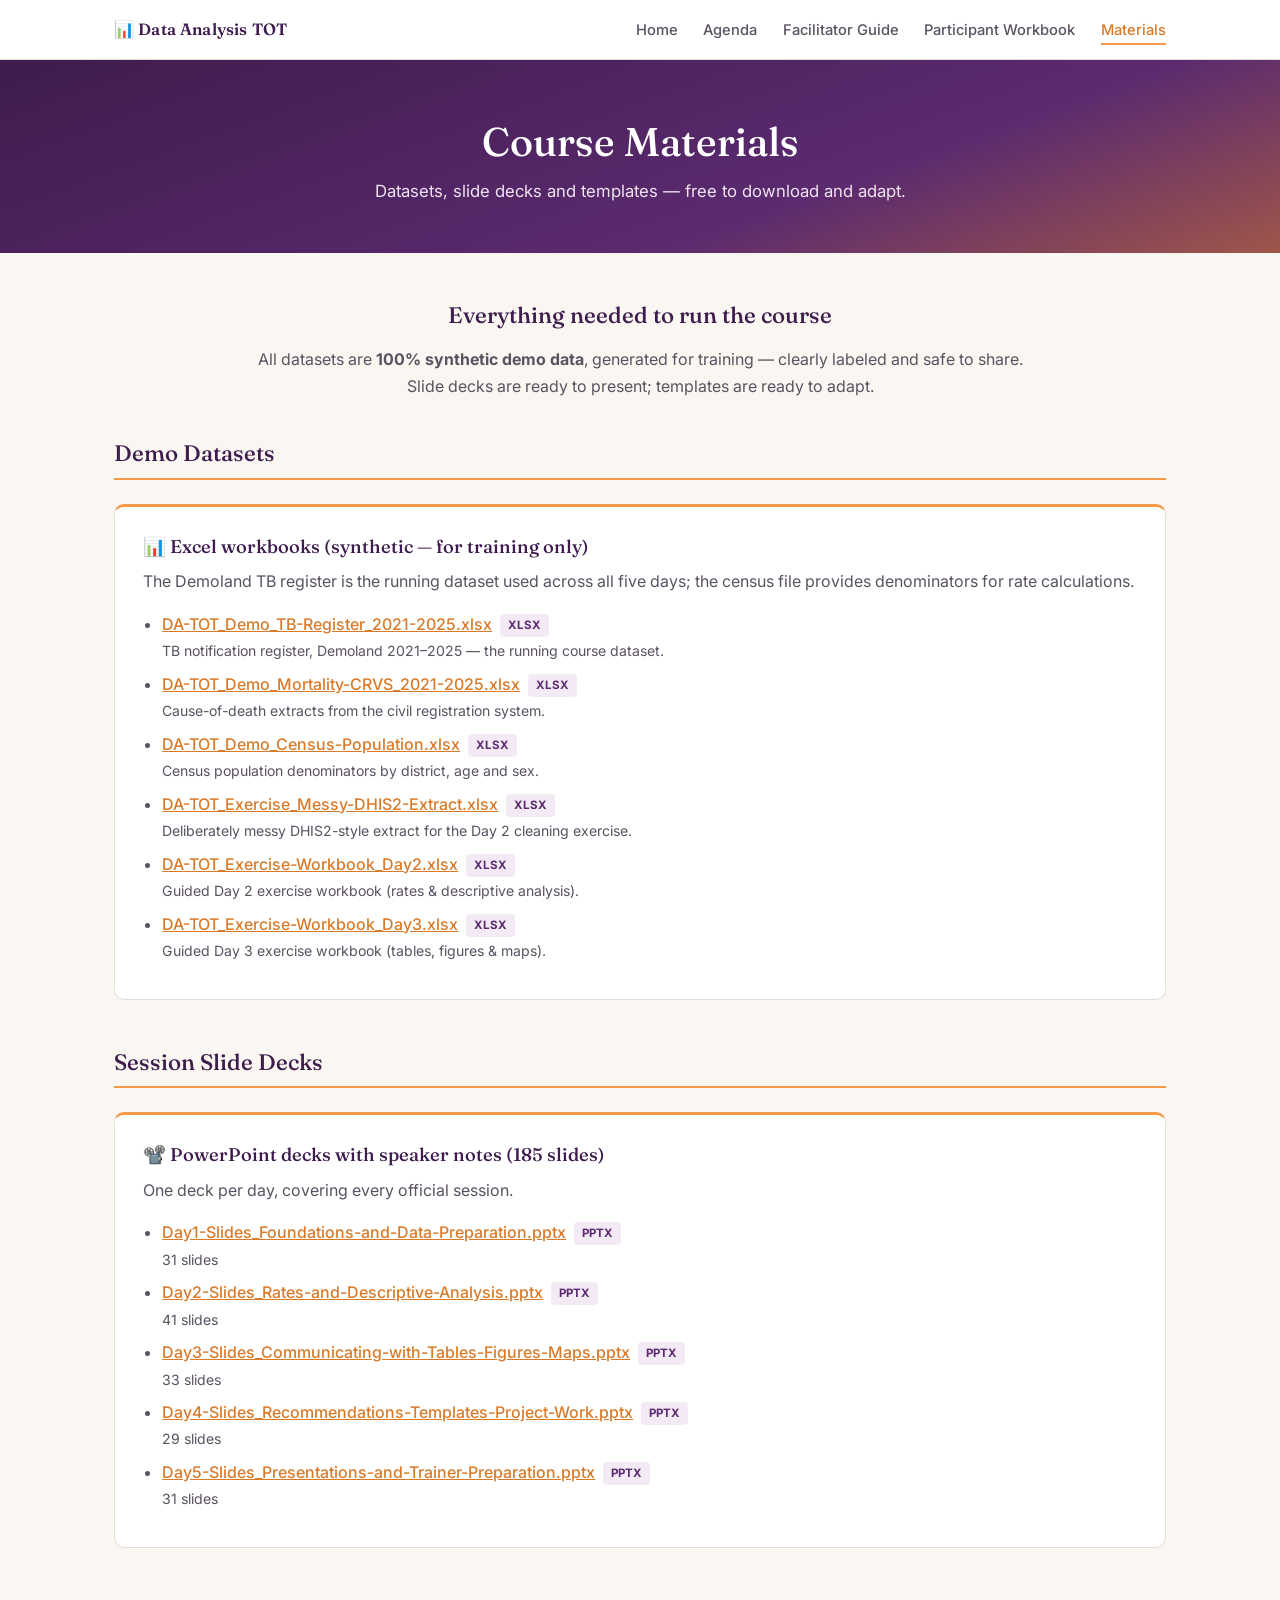
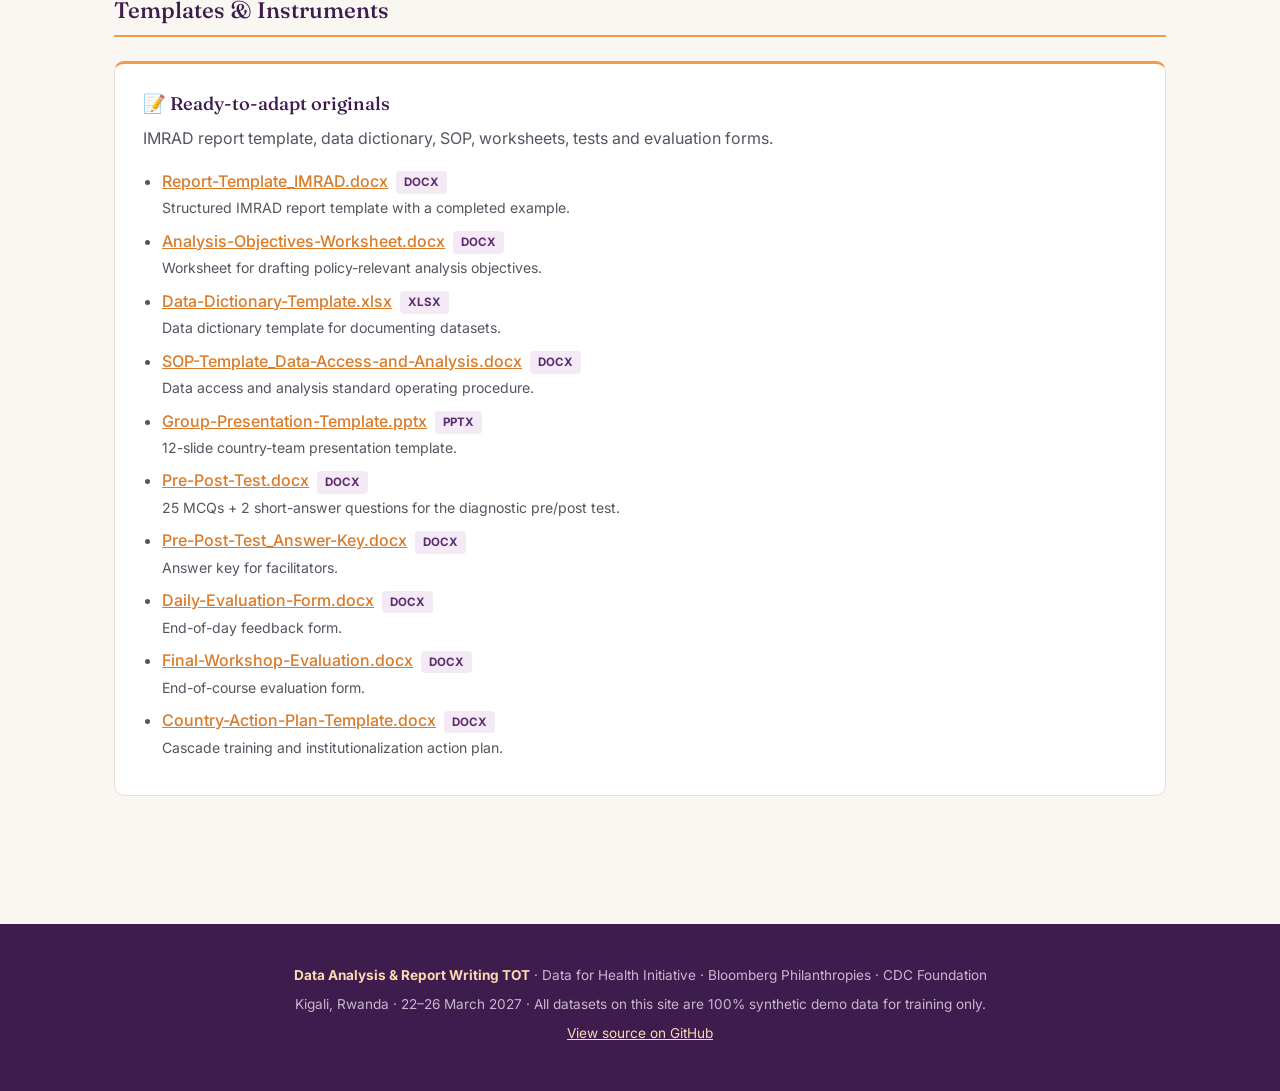
<file: materials.html>
<!DOCTYPE html>
<html lang="en">
<head>
<meta charset="UTF-8">
<meta name="viewport" content="width=device-width, initial-scale=1.0">
<title>Materials · Data Analysis & Report Writing TOT</title>
<meta name="description" content="Data Analysis and Report Writing Training of Trainers — Data for Health Initiative, Kigali, Rwanda, 22–26 March 2027.">
<link rel="preconnect" href="https://fonts.googleapis.com">
<link rel="preconnect" href="https://fonts.gstatic.com" crossorigin>
<link href="https://fonts.googleapis.com/css2?family=Fraunces:opsz,wght@9..144,500;9..144,600&family=Inter:wght@400;500;600;700&display=swap" rel="stylesheet">
<link rel="stylesheet" href="styles.css">
</head>
<body>
<nav class="navbar">
  <div class="nav-container">
    <a class="logo" href="index.html">📊 Data Analysis TOT</a>
    <ul class="nav-menu">
      <li><a href="index.html" class="">Home</a></li>
<li><a href="agenda.html" class="">Agenda</a></li>
<li><a href="guide.html" class="">Facilitator Guide</a></li>
<li><a href="workbook.html" class="">Participant Workbook</a></li>
<li><a href="materials.html" class="active">Materials</a></li>
    </ul>
  </div>
</nav>
<header class="page-header">
  <h1>Course Materials</h1>
  <p>Datasets, slide decks and templates — free to download and adapt.</p>
</header>
<main>
<div class="container">
  <div class="agenda-intro">
    <h2>Everything needed to run the course</h2>
    <p>All datasets are <strong>100% synthetic demo data</strong>, generated for training — clearly labeled and safe to share. Slide decks are ready to present; templates are ready to adapt.</p>
  </div>
  <div class="materials-section">
    <h2>Demo Datasets</h2>
    <div class="materials-category">
      <h3>📊 Excel workbooks (synthetic — for training only)</h3>
      <p>The Demoland TB register is the running dataset used across all five days; the census file provides denominators for rate calculations.</p>
      <div class="materials-list"><ul>
<li><a href="assets/datasets/DA-TOT_Demo_TB-Register_2021-2025.xlsx" download>DA-TOT_Demo_TB-Register_2021-2025.xlsx</a><span class="file-tag">XLSX</span><br><span style="font-size:0.88rem">TB notification register, Demoland 2021–2025 — the running course dataset.</span></li>
<li><a href="assets/datasets/DA-TOT_Demo_Mortality-CRVS_2021-2025.xlsx" download>DA-TOT_Demo_Mortality-CRVS_2021-2025.xlsx</a><span class="file-tag">XLSX</span><br><span style="font-size:0.88rem">Cause-of-death extracts from the civil registration system.</span></li>
<li><a href="assets/datasets/DA-TOT_Demo_Census-Population.xlsx" download>DA-TOT_Demo_Census-Population.xlsx</a><span class="file-tag">XLSX</span><br><span style="font-size:0.88rem">Census population denominators by district, age and sex.</span></li>
<li><a href="assets/datasets/DA-TOT_Exercise_Messy-DHIS2-Extract.xlsx" download>DA-TOT_Exercise_Messy-DHIS2-Extract.xlsx</a><span class="file-tag">XLSX</span><br><span style="font-size:0.88rem">Deliberately messy DHIS2-style extract for the Day 2 cleaning exercise.</span></li>
<li><a href="assets/datasets/DA-TOT_Exercise-Workbook_Day2.xlsx" download>DA-TOT_Exercise-Workbook_Day2.xlsx</a><span class="file-tag">XLSX</span><br><span style="font-size:0.88rem">Guided Day 2 exercise workbook (rates & descriptive analysis).</span></li>
<li><a href="assets/datasets/DA-TOT_Exercise-Workbook_Day3.xlsx" download>DA-TOT_Exercise-Workbook_Day3.xlsx</a><span class="file-tag">XLSX</span><br><span style="font-size:0.88rem">Guided Day 3 exercise workbook (tables, figures & maps).</span></li>
</ul></div>
    </div>
  </div>
  <div class="materials-section">
    <h2>Session Slide Decks</h2>
    <div class="materials-category">
      <h3>📽️ PowerPoint decks with speaker notes (185 slides)</h3>
      <p>One deck per day, covering every official session.</p>
      <div class="materials-list"><ul>
<li><a href="assets/slides/Day1-Slides_Foundations-and-Data-Preparation.pptx" download>Day1-Slides_Foundations-and-Data-Preparation.pptx</a><span class="file-tag">PPTX</span><br><span style="font-size:0.88rem">31 slides</span></li>
<li><a href="assets/slides/Day2-Slides_Rates-and-Descriptive-Analysis.pptx" download>Day2-Slides_Rates-and-Descriptive-Analysis.pptx</a><span class="file-tag">PPTX</span><br><span style="font-size:0.88rem">41 slides</span></li>
<li><a href="assets/slides/Day3-Slides_Communicating-with-Tables-Figures-Maps.pptx" download>Day3-Slides_Communicating-with-Tables-Figures-Maps.pptx</a><span class="file-tag">PPTX</span><br><span style="font-size:0.88rem">33 slides</span></li>
<li><a href="assets/slides/Day4-Slides_Recommendations-Templates-Project-Work.pptx" download>Day4-Slides_Recommendations-Templates-Project-Work.pptx</a><span class="file-tag">PPTX</span><br><span style="font-size:0.88rem">29 slides</span></li>
<li><a href="assets/slides/Day5-Slides_Presentations-and-Trainer-Preparation.pptx" download>Day5-Slides_Presentations-and-Trainer-Preparation.pptx</a><span class="file-tag">PPTX</span><br><span style="font-size:0.88rem">31 slides</span></li>
</ul></div>
    </div>
  </div>
  <div class="materials-section">
    <h2>Templates &amp; Instruments</h2>
    <div class="materials-category">
      <h3>📝 Ready-to-adapt originals</h3>
      <p>IMRAD report template, data dictionary, SOP, worksheets, tests and evaluation forms.</p>
      <div class="materials-list"><ul>
<li><a href="assets/templates/Report-Template_IMRAD.docx" download>Report-Template_IMRAD.docx</a><span class="file-tag">DOCX</span><br><span style="font-size:0.88rem">Structured IMRAD report template with a completed example.</span></li>
<li><a href="assets/templates/Analysis-Objectives-Worksheet.docx" download>Analysis-Objectives-Worksheet.docx</a><span class="file-tag">DOCX</span><br><span style="font-size:0.88rem">Worksheet for drafting policy-relevant analysis objectives.</span></li>
<li><a href="assets/templates/Data-Dictionary-Template.xlsx" download>Data-Dictionary-Template.xlsx</a><span class="file-tag">XLSX</span><br><span style="font-size:0.88rem">Data dictionary template for documenting datasets.</span></li>
<li><a href="assets/templates/SOP-Template_Data-Access-and-Analysis.docx" download>SOP-Template_Data-Access-and-Analysis.docx</a><span class="file-tag">DOCX</span><br><span style="font-size:0.88rem">Data access and analysis standard operating procedure.</span></li>
<li><a href="assets/templates/Group-Presentation-Template.pptx" download>Group-Presentation-Template.pptx</a><span class="file-tag">PPTX</span><br><span style="font-size:0.88rem">12-slide country-team presentation template.</span></li>
<li><a href="assets/templates/Pre-Post-Test.docx" download>Pre-Post-Test.docx</a><span class="file-tag">DOCX</span><br><span style="font-size:0.88rem">25 MCQs + 2 short-answer questions for the diagnostic pre/post test.</span></li>
<li><a href="assets/templates/Pre-Post-Test_Answer-Key.docx" download>Pre-Post-Test_Answer-Key.docx</a><span class="file-tag">DOCX</span><br><span style="font-size:0.88rem">Answer key for facilitators.</span></li>
<li><a href="assets/templates/Daily-Evaluation-Form.docx" download>Daily-Evaluation-Form.docx</a><span class="file-tag">DOCX</span><br><span style="font-size:0.88rem">End-of-day feedback form.</span></li>
<li><a href="assets/templates/Final-Workshop-Evaluation.docx" download>Final-Workshop-Evaluation.docx</a><span class="file-tag">DOCX</span><br><span style="font-size:0.88rem">End-of-course evaluation form.</span></li>
<li><a href="assets/templates/Country-Action-Plan-Template.docx" download>Country-Action-Plan-Template.docx</a><span class="file-tag">DOCX</span><br><span style="font-size:0.88rem">Cascade training and institutionalization action plan.</span></li>
</ul></div>
    </div>
  </div>
</div>
</main>
<footer class="footer">
  <div class="container footer-content">
    <div class="footer-text">
      <p><strong style="color:#FBD9B0">Data Analysis &amp; Report Writing TOT</strong> · Data for Health Initiative · Bloomberg Philanthropies · CDC Foundation</p>
      <p>Kigali, Rwanda · 22–26 March 2027 · All datasets on this site are 100% synthetic demo data for training only.</p>
      <p><a href="https://github.com/datatopolicy/Data_Analysis_TOT">View source on GitHub</a></p>
    </div>
  </div>
</footer>
</body>
</html>
</file>
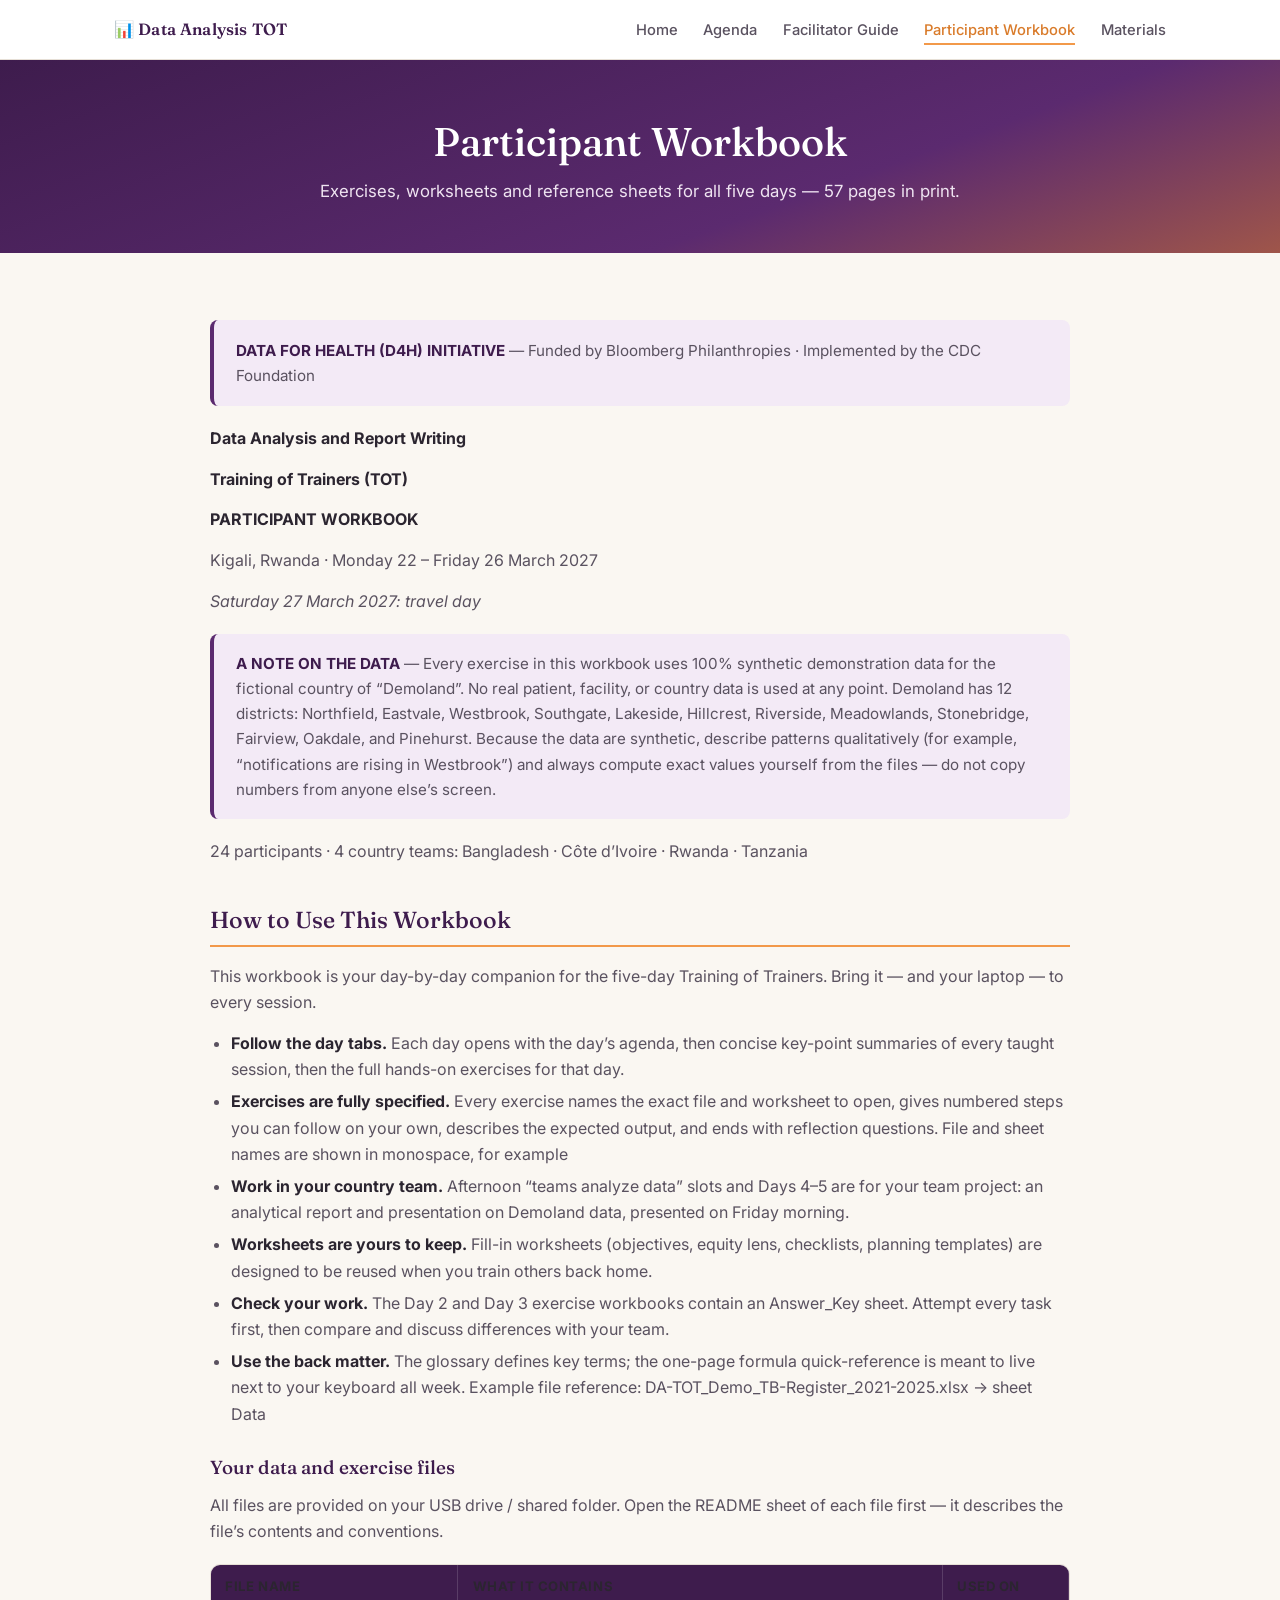
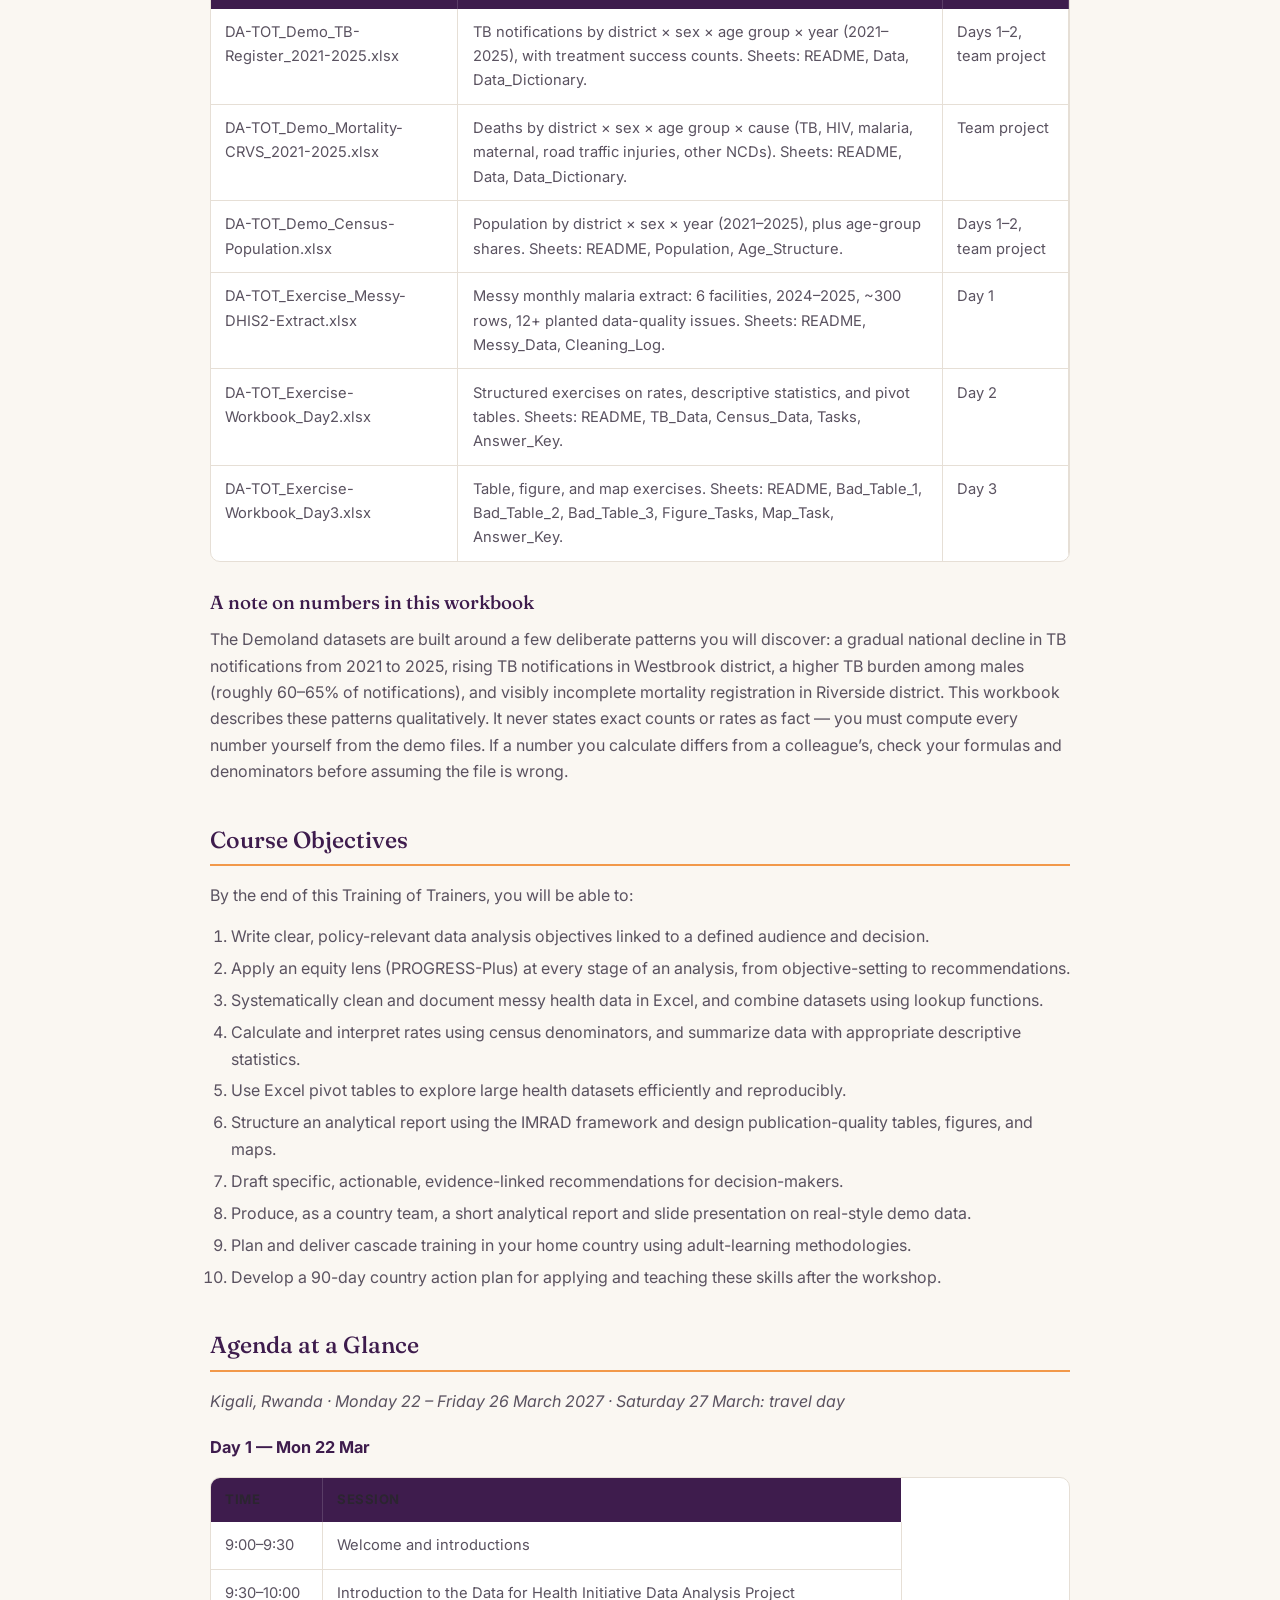
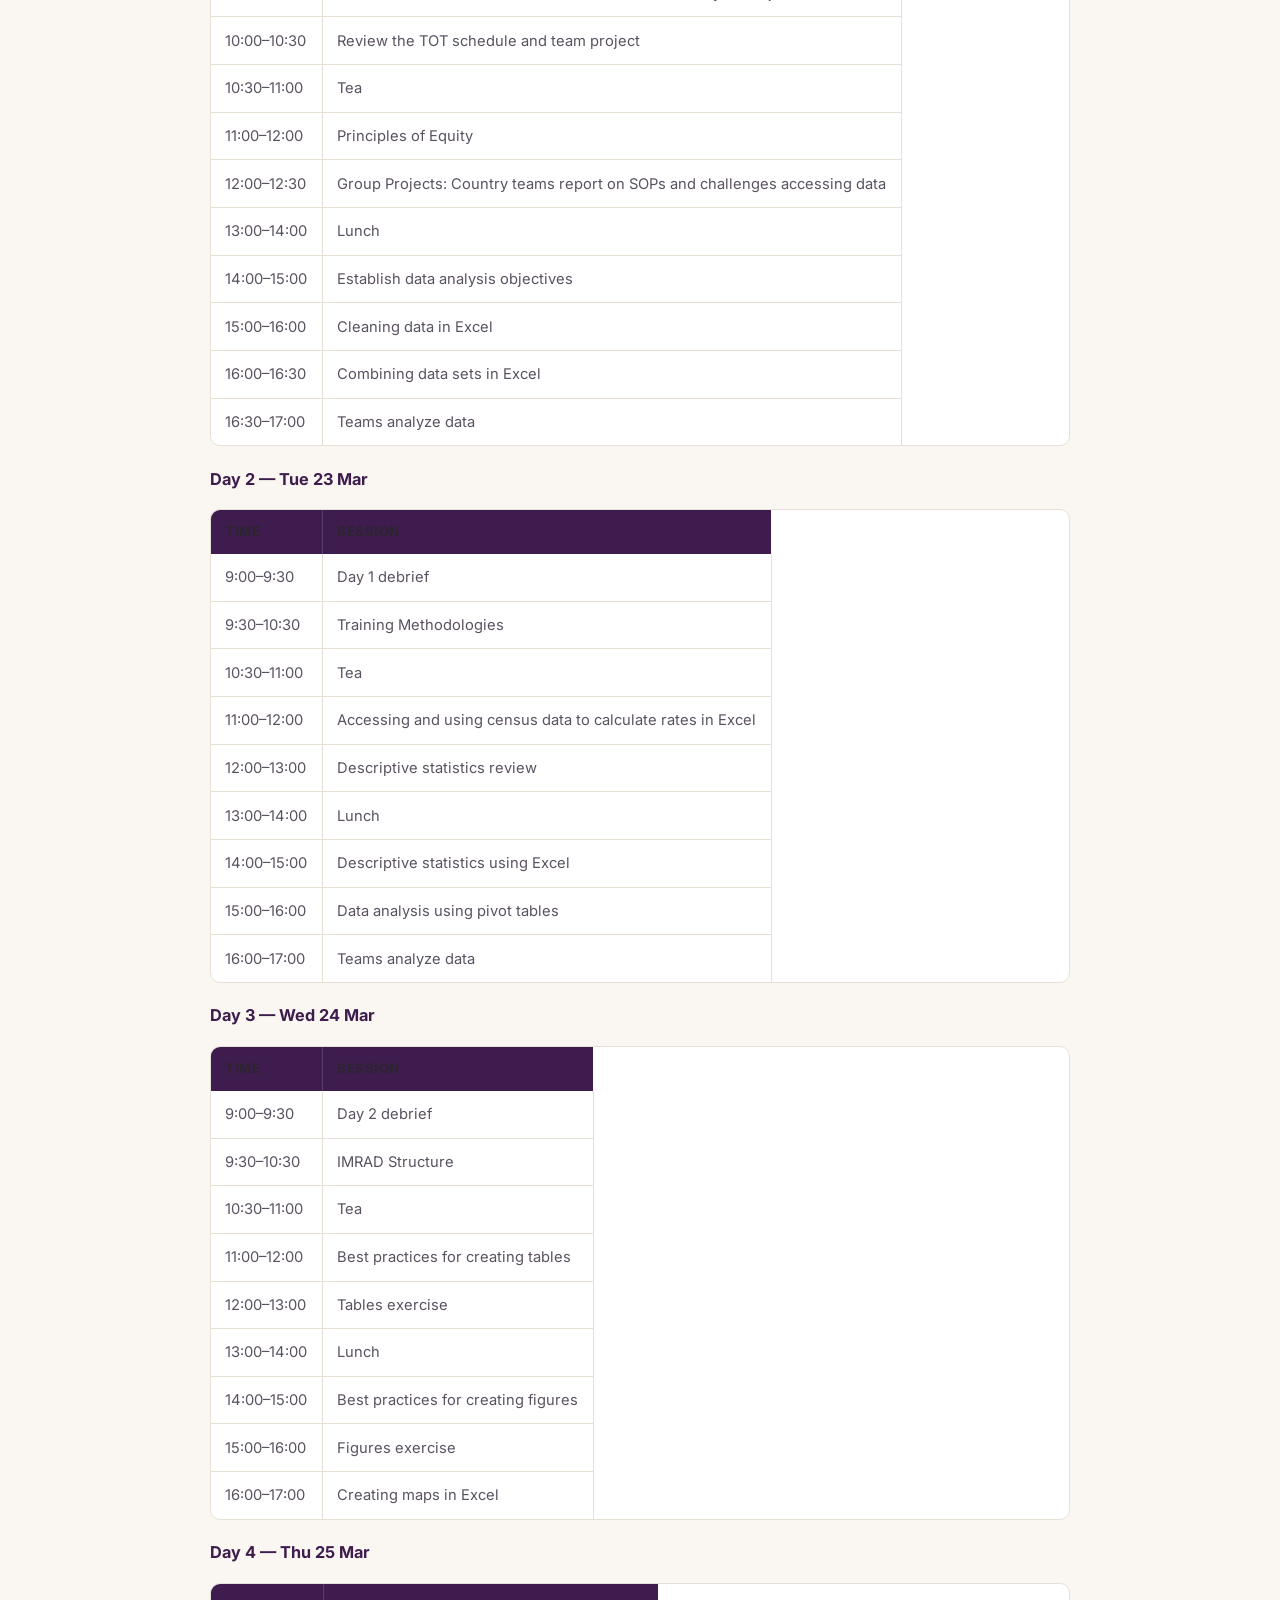
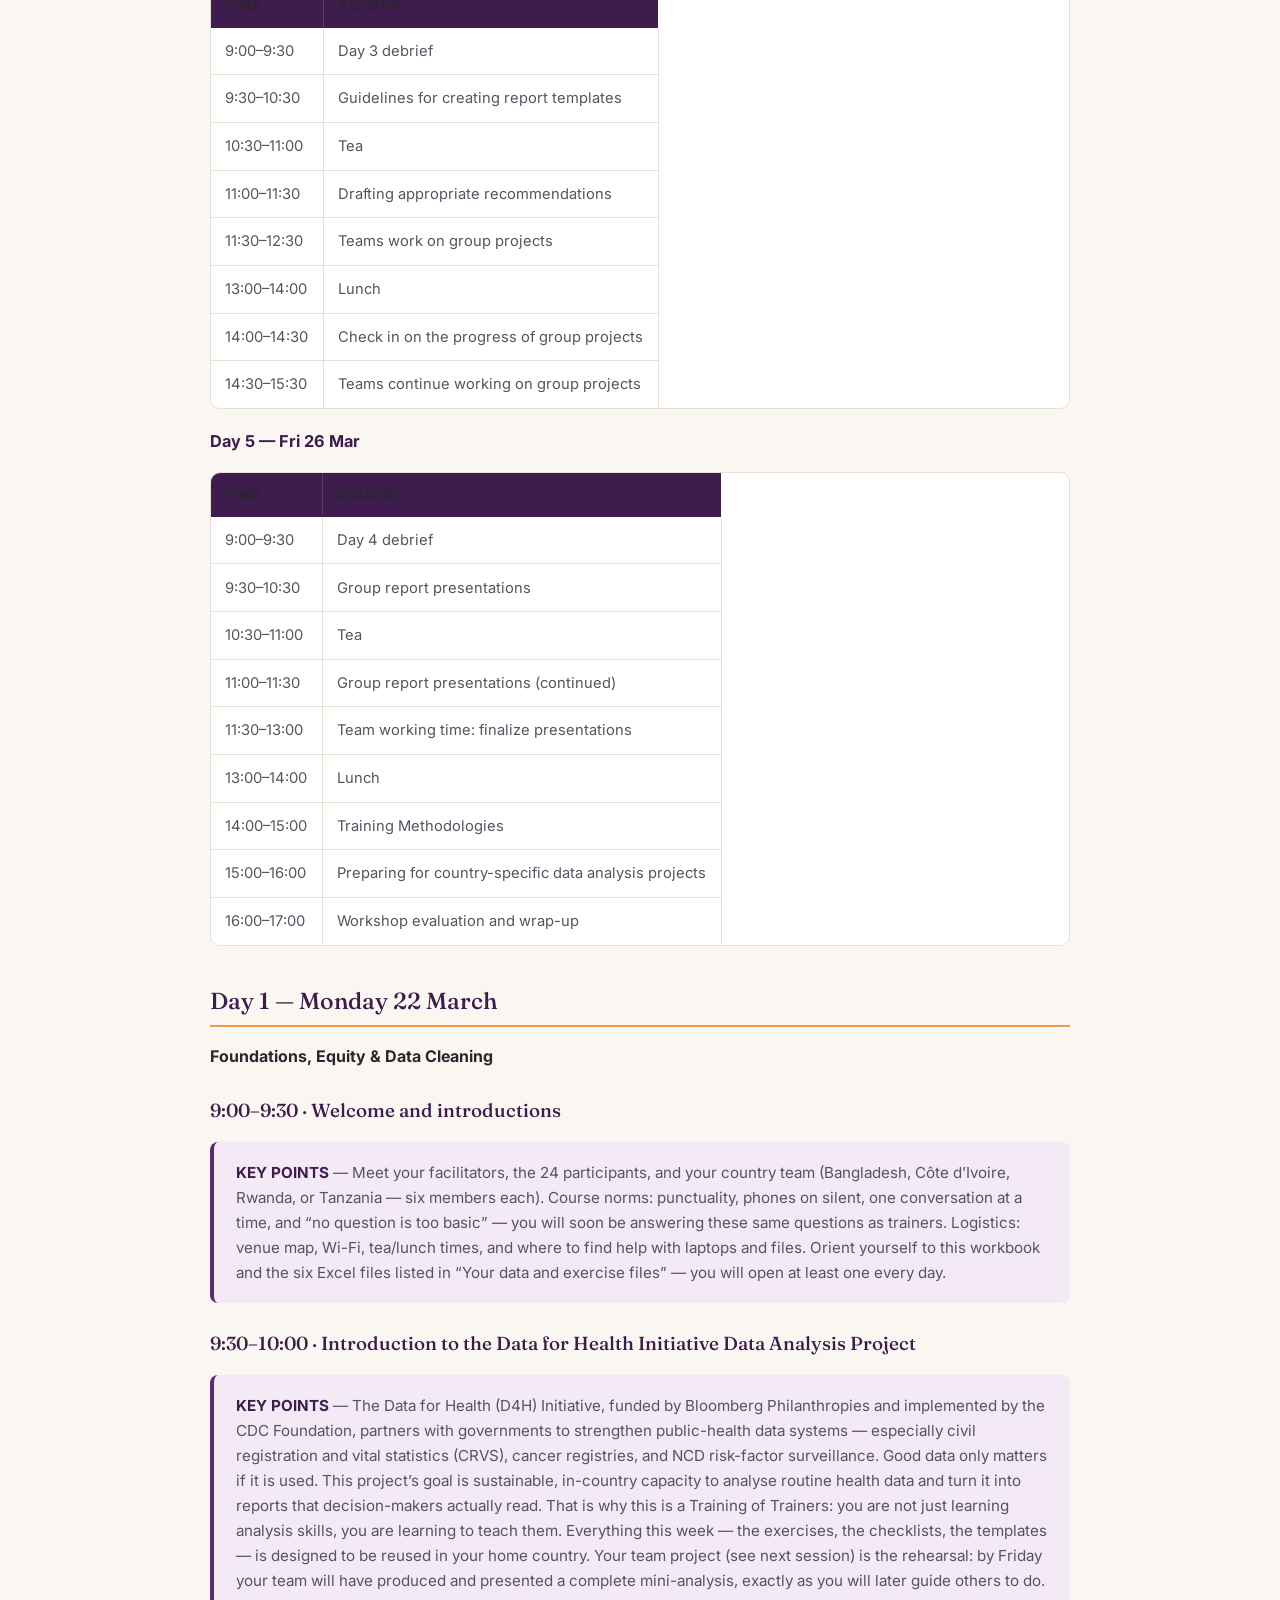
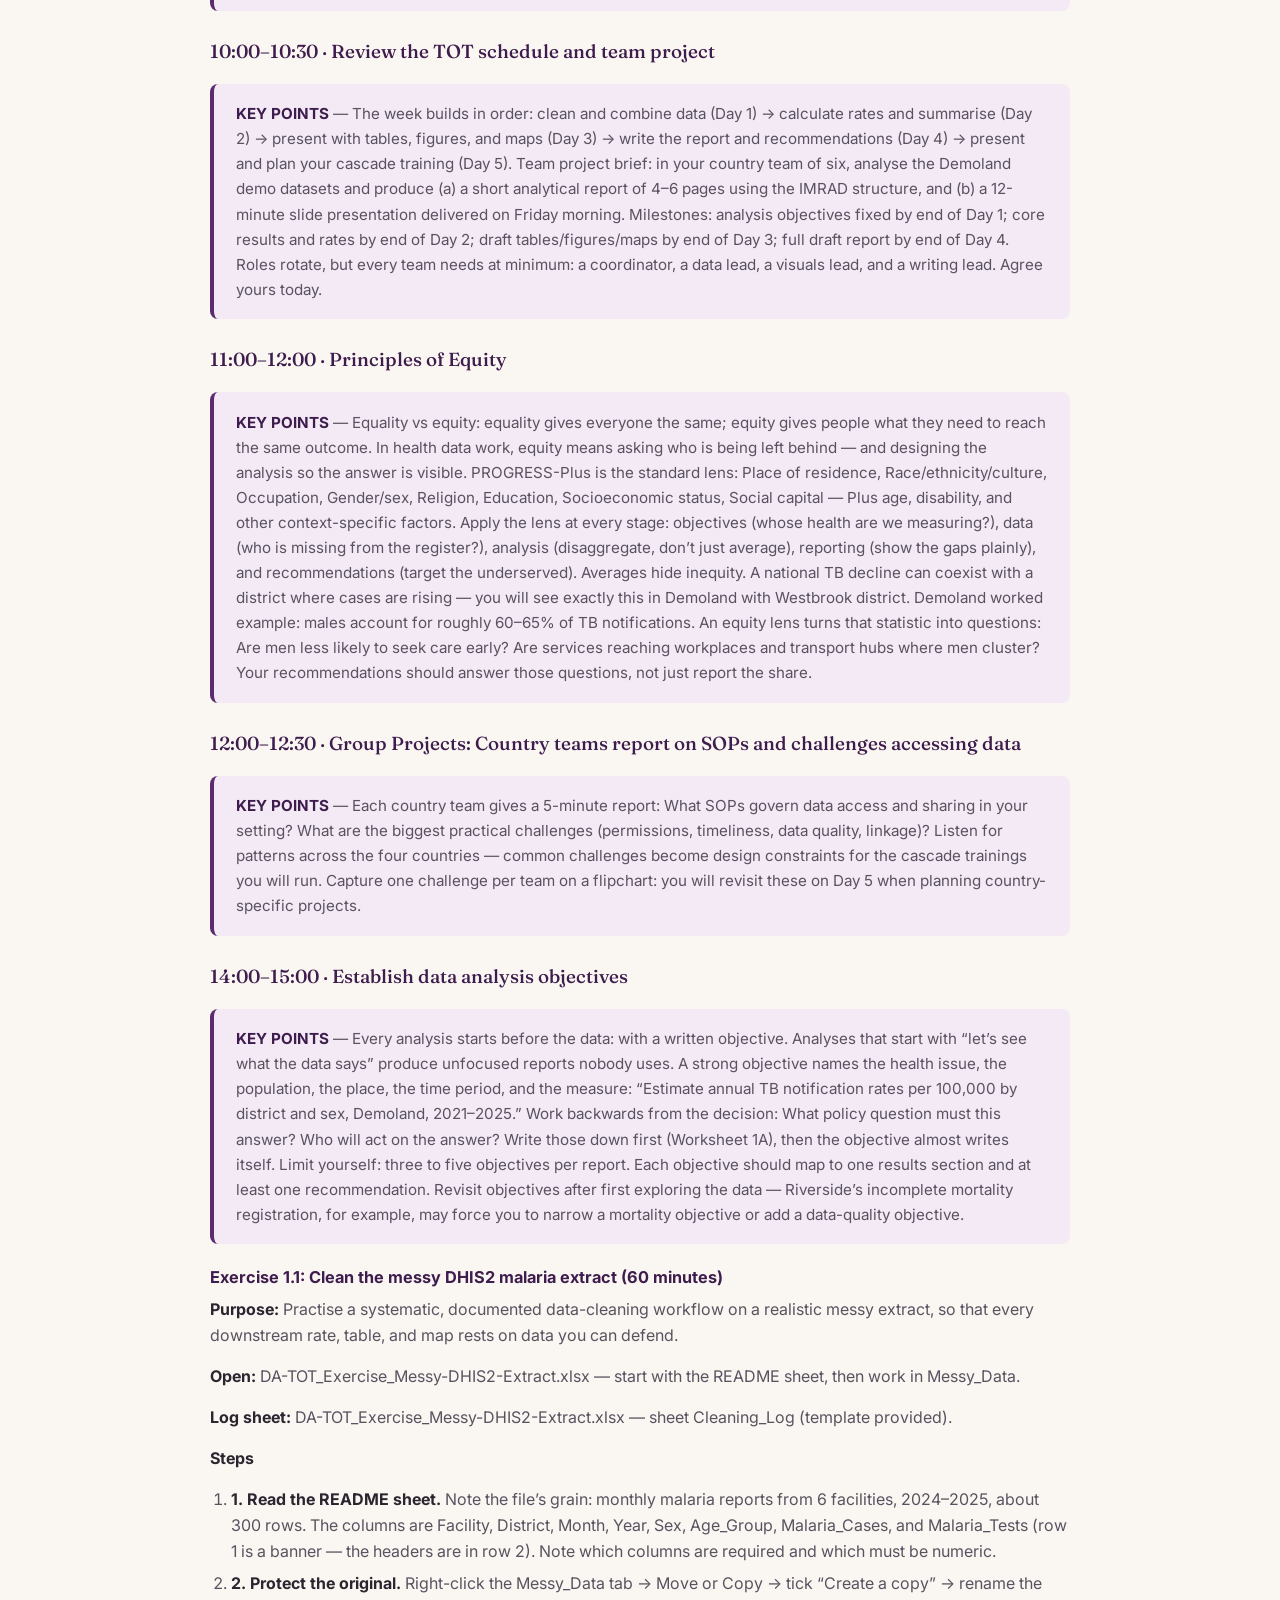
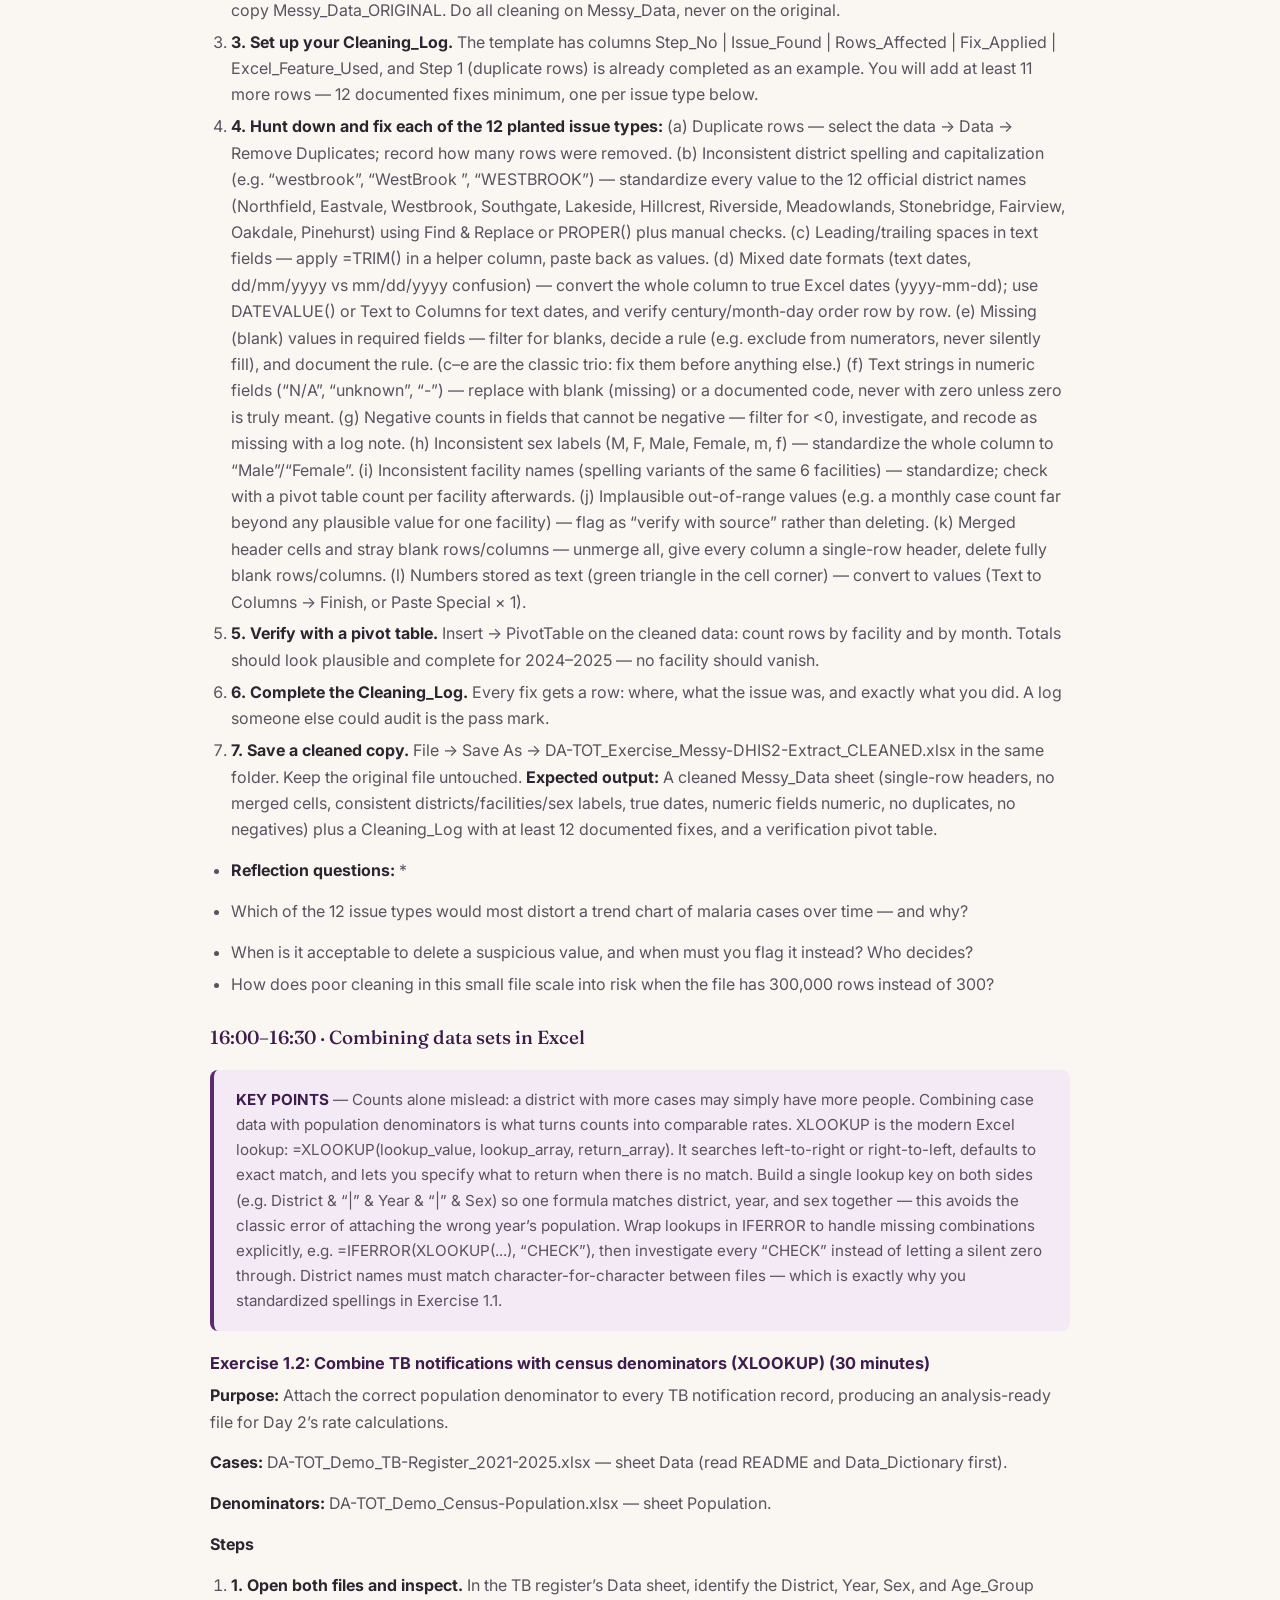
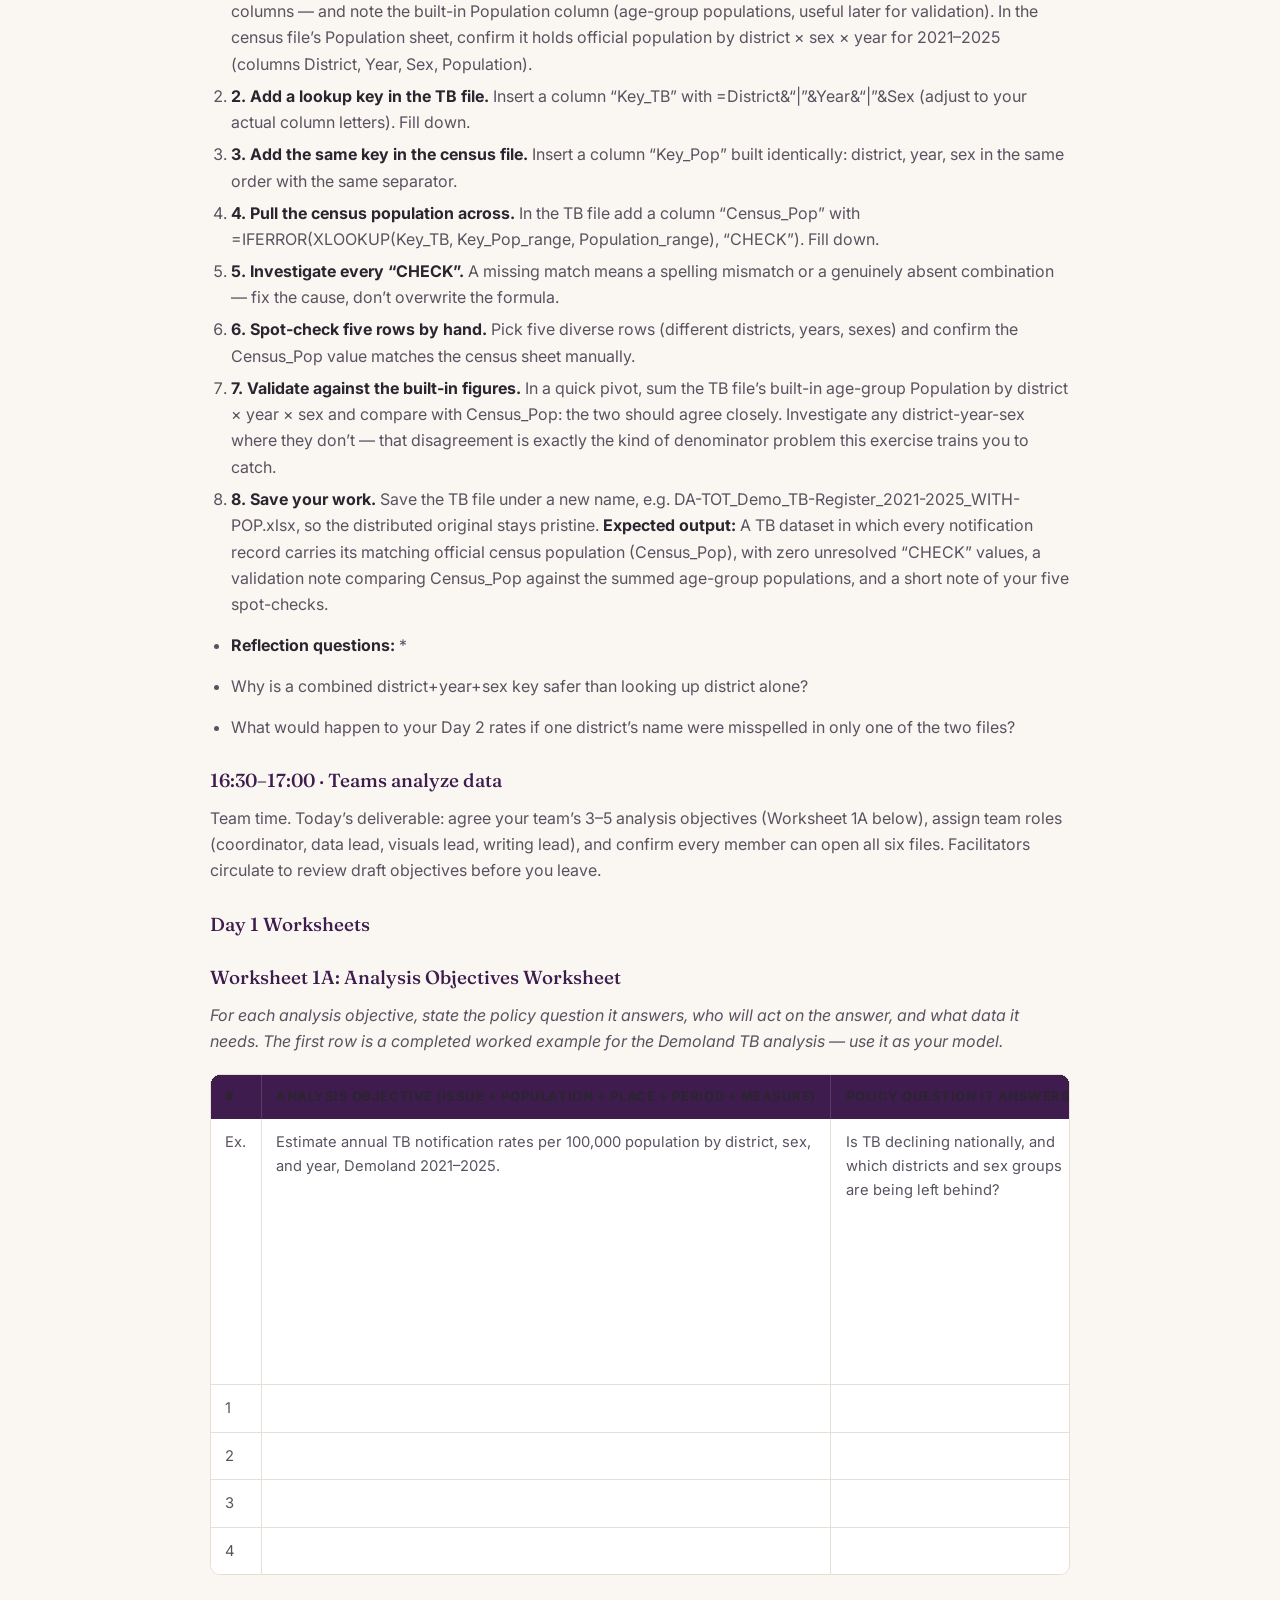
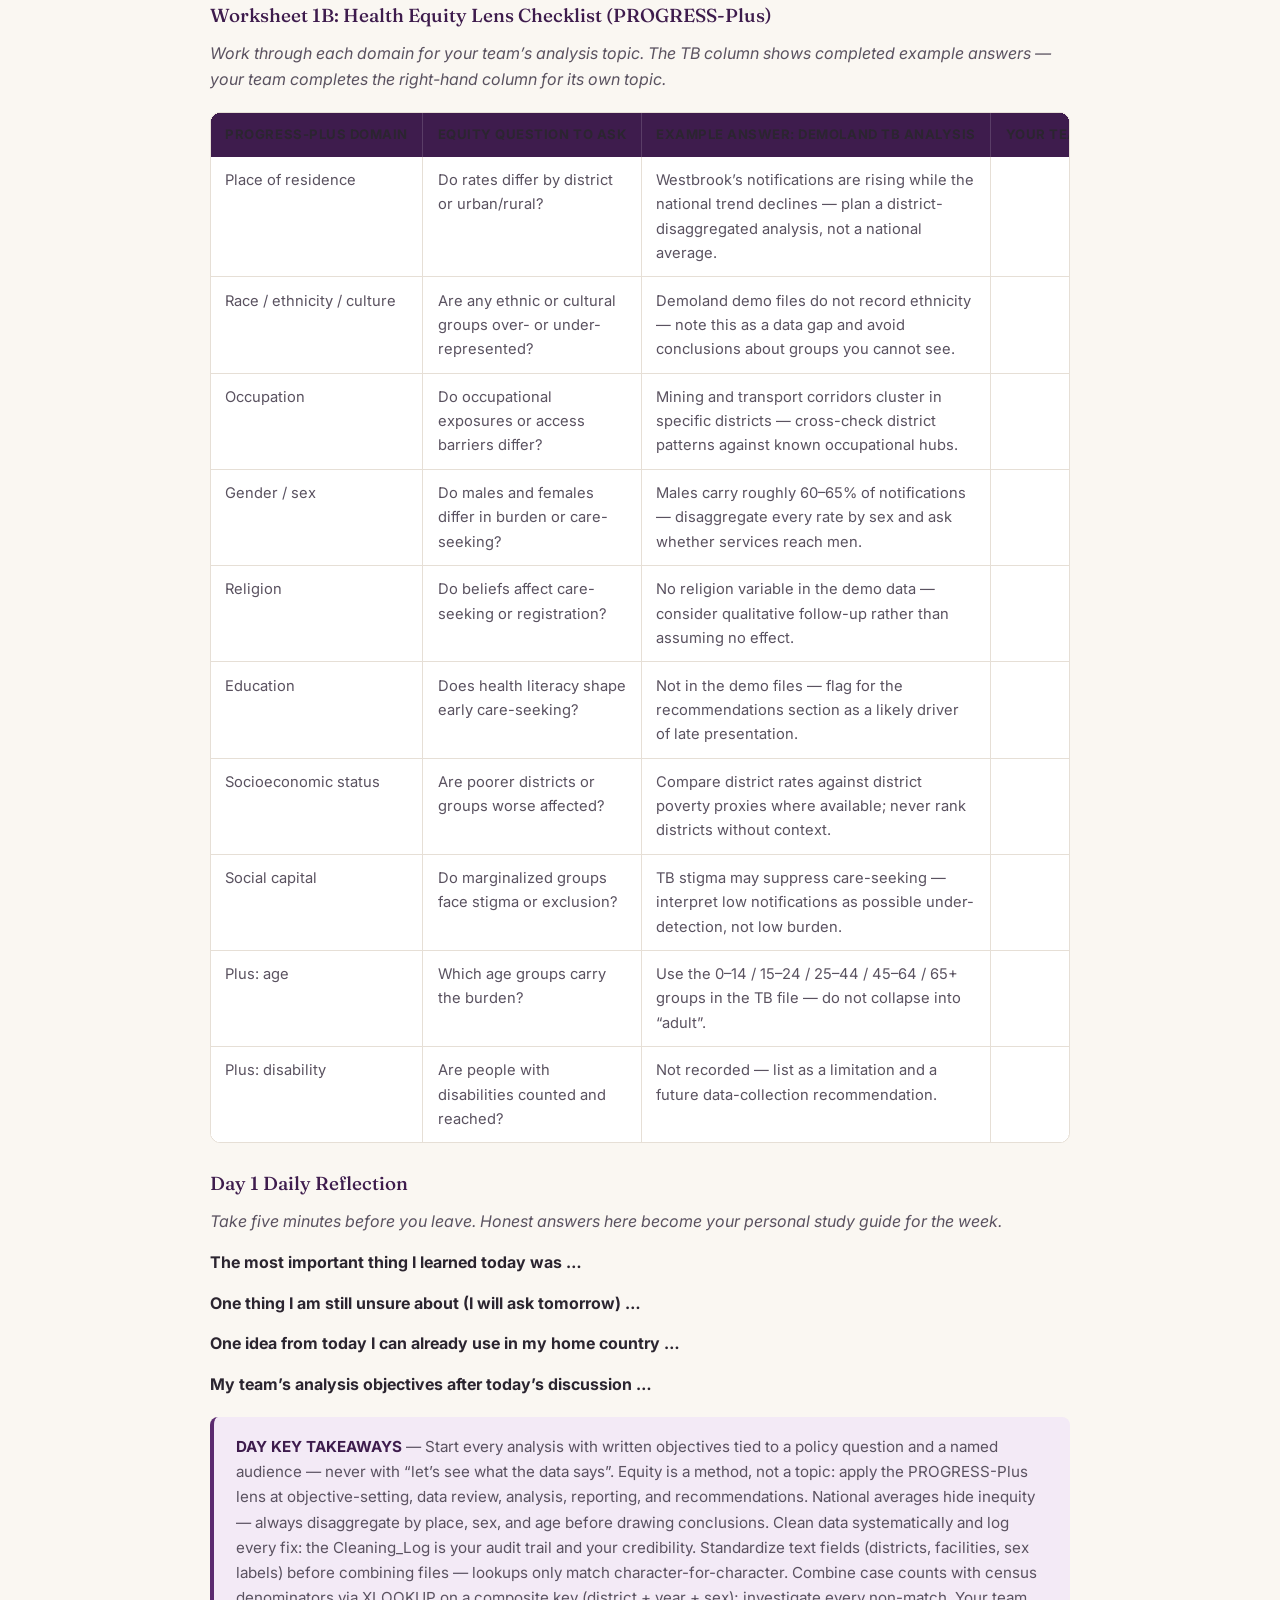
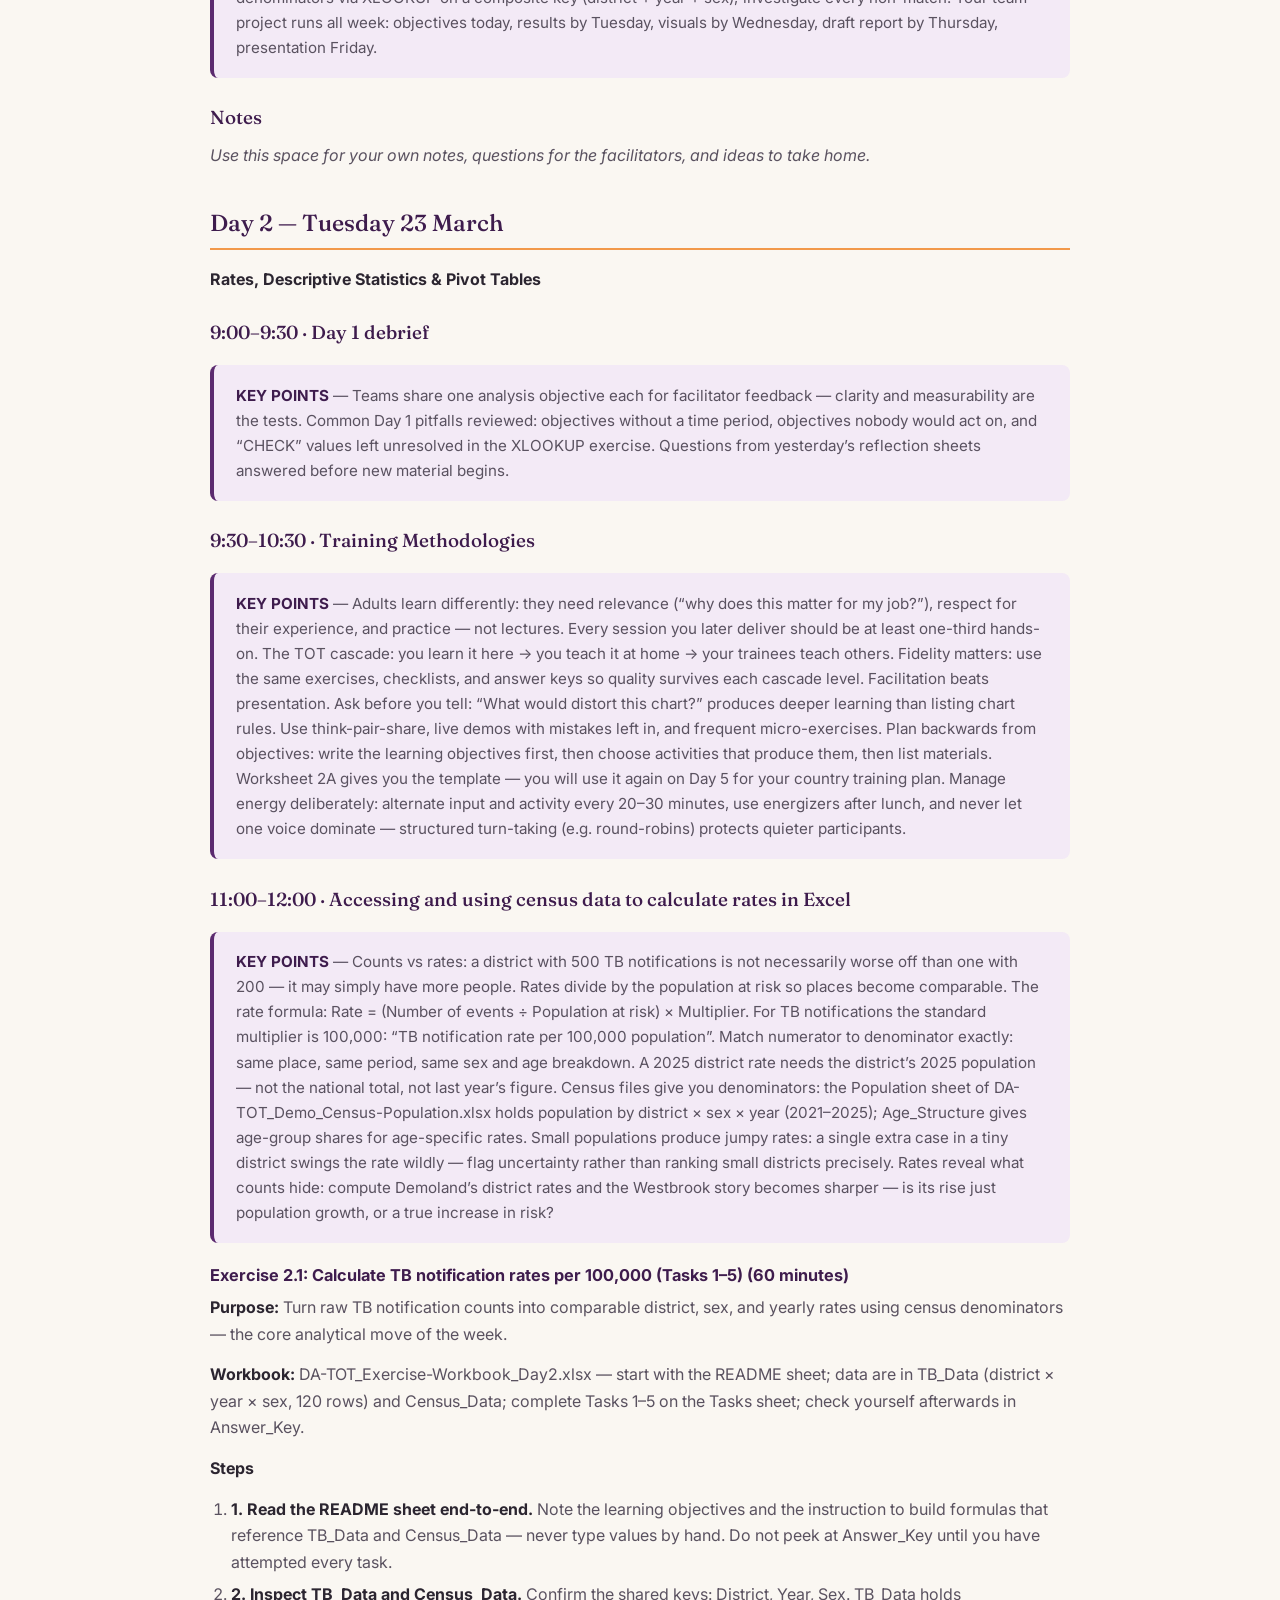
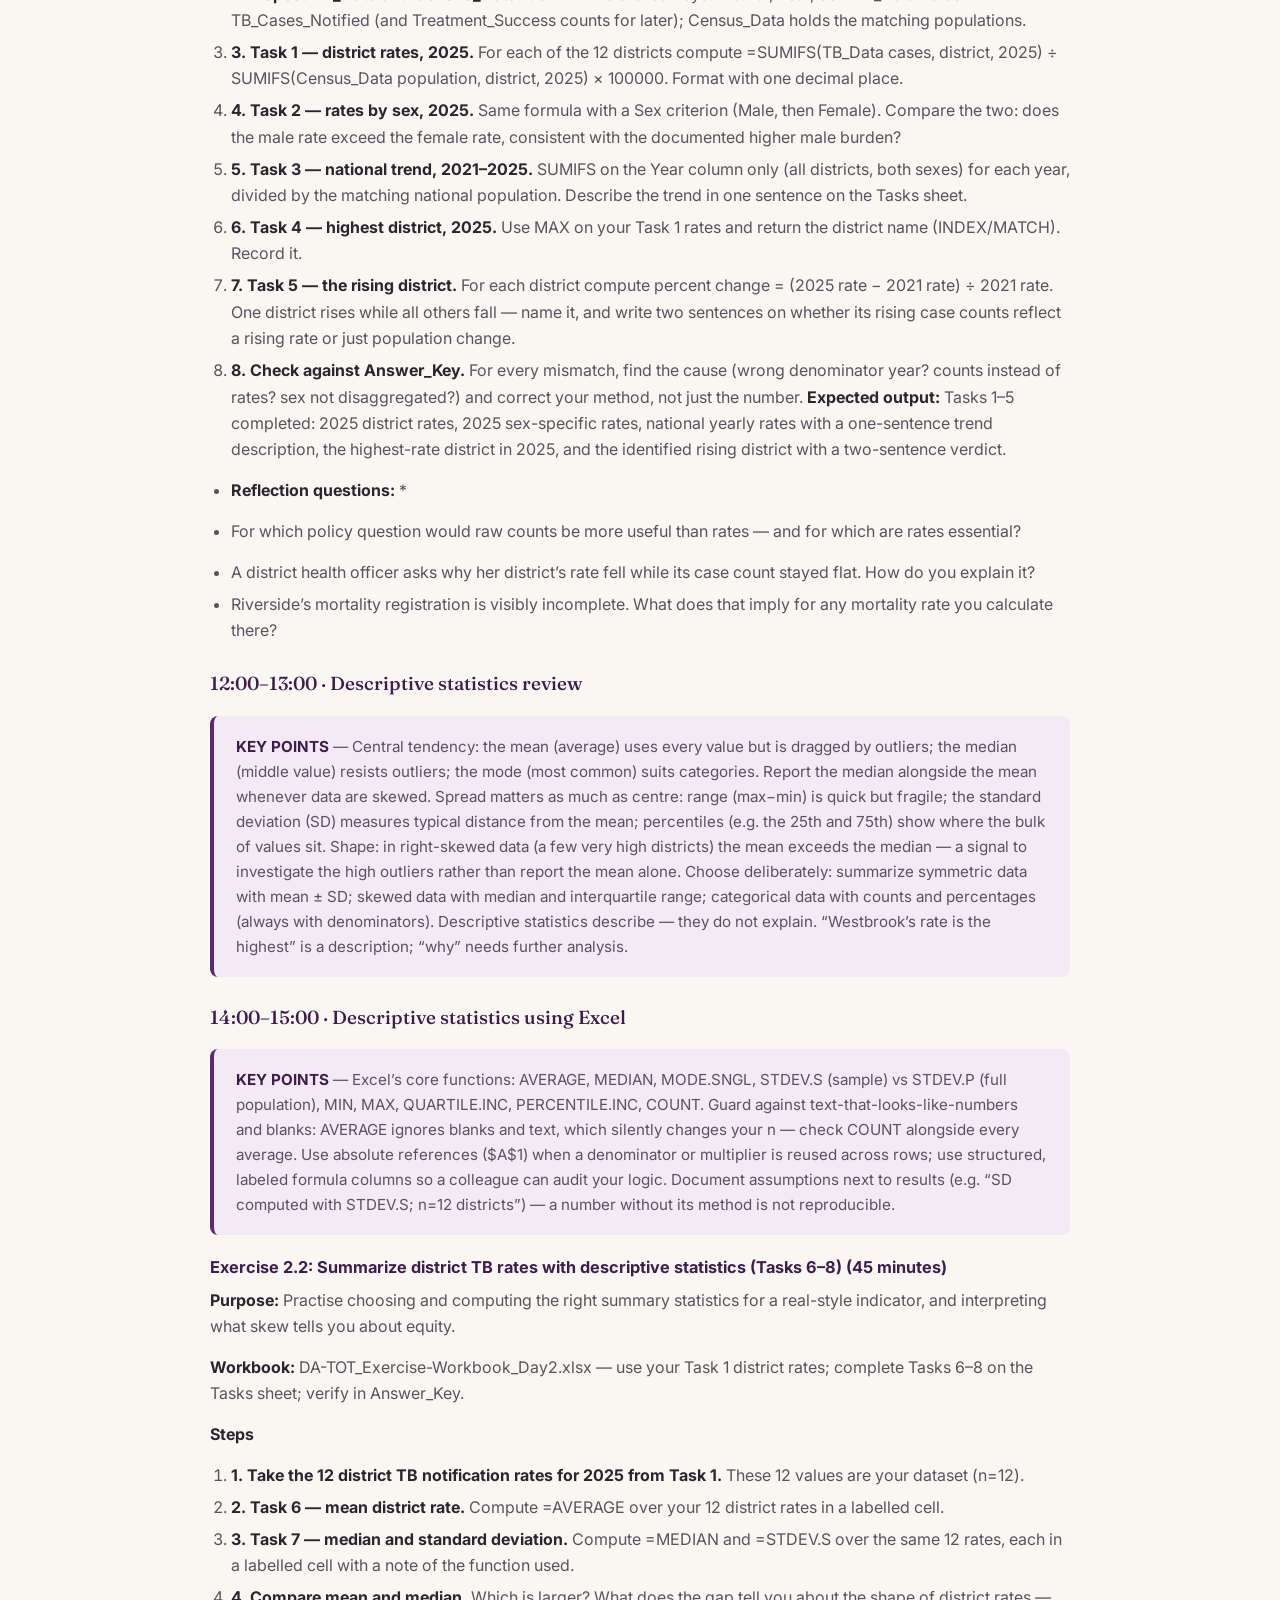
<file: workbook.html>
<!DOCTYPE html>
<html lang="en">
<head>
<meta charset="UTF-8">
<meta name="viewport" content="width=device-width, initial-scale=1.0">
<title>Participant Workbook · Data Analysis & Report Writing TOT</title>
<meta name="description" content="Data Analysis and Report Writing Training of Trainers — Data for Health Initiative, Kigali, Rwanda, 22–26 March 2027.">
<link rel="preconnect" href="https://fonts.googleapis.com">
<link rel="preconnect" href="https://fonts.gstatic.com" crossorigin>
<link href="https://fonts.googleapis.com/css2?family=Fraunces:opsz,wght@9..144,500;9..144,600&family=Inter:wght@400;500;600;700&display=swap" rel="stylesheet">
<link rel="stylesheet" href="styles.css">
</head>
<body>
<nav class="navbar">
  <div class="nav-container">
    <a class="logo" href="index.html">📊 Data Analysis TOT</a>
    <ul class="nav-menu">
      <li><a href="index.html" class="">Home</a></li>
<li><a href="agenda.html" class="">Agenda</a></li>
<li><a href="guide.html" class="">Facilitator Guide</a></li>
<li><a href="workbook.html" class="active">Participant Workbook</a></li>
<li><a href="materials.html" class="">Materials</a></li>
    </ul>
  </div>
</nav>
<header class="page-header">
  <h1>Participant Workbook</h1>
  <p>Exercises, worksheets and reference sheets for all five days — 57 pages in print.</p>
</header>
<main>
<div class="container"><div class="prose">
<blockquote>
<p><strong>DATA FOR HEALTH (D4H) INITIATIVE</strong> — Funded by Bloomberg Philanthropies  ·  Implemented by the CDC Foundation</p>
</blockquote>
<p><strong>Data Analysis and Report Writing</strong></p>
<p><strong>Training of Trainers (TOT)</strong></p>
<p><strong>PARTICIPANT WORKBOOK</strong></p>
<p>Kigali, Rwanda  ·  Monday 22 – Friday 26 March 2027</p>
<p><em>Saturday 27 March 2027: travel day</em></p>
<blockquote>
<p><strong>A NOTE ON THE DATA</strong> — Every exercise in this workbook uses 100% synthetic demonstration data for the fictional country of “Demoland”. No real patient, facility, or country data is used at any point.
Demoland has 12 districts: Northfield, Eastvale, Westbrook, Southgate, Lakeside, Hillcrest, Riverside, Meadowlands, Stonebridge, Fairview, Oakdale, and Pinehurst.
Because the data are synthetic, describe patterns qualitatively (for example, “notifications are rising in Westbrook”) and always compute exact values yourself from the files — do not copy numbers from anyone else’s screen.</p>
</blockquote>
<p>24 participants  ·  4 country teams: Bangladesh · Côte d’Ivoire · Rwanda · Tanzania</p>
<h2>How to Use This Workbook</h2>
<p>This workbook is your day-by-day companion for the five-day Training of Trainers. Bring it — and your laptop — to every session.</p>
<ul>
<li><strong>Follow the day tabs.</strong> Each day opens with the day’s agenda, then concise key-point summaries of every taught session, then the full hands-on exercises for that day.</li>
<li><strong>Exercises are fully specified.</strong> Every exercise names the exact file and worksheet to open, gives numbered steps you can follow on your own, describes the expected output, and ends with reflection questions. File and sheet names are shown in monospace, for example</li>
<li><strong>Work in your country team.</strong> Afternoon “teams analyze data” slots and Days 4–5 are for your team project: an analytical report and presentation on Demoland data, presented on Friday morning.</li>
<li><strong>Worksheets are yours to keep.</strong> Fill-in worksheets (objectives, equity lens, checklists, planning templates) are designed to be reused when you train others back home.</li>
<li><strong>Check your work.</strong> The Day 2 and Day 3 exercise workbooks contain an Answer_Key sheet. Attempt every task first, then compare and discuss differences with your team.</li>
<li><strong>Use the back matter.</strong> The glossary defines key terms; the one-page formula quick-reference is meant to live next to your keyboard all week.
Example file reference: DA-TOT_Demo_TB-Register_2021-2025.xlsx  → sheet Data</li>
</ul>
<h3>Your data and exercise files</h3>
<p>All files are provided on your USB drive / shared folder. Open the README sheet of each file first — it describes the file’s contents and conventions.</p>
<table>
<thead>
<tr>
<th><strong>File name</strong></th>
<th><strong>What it contains</strong></th>
<th><strong>Used on</strong></th>
</tr>
</thead>
<tbody>
<tr>
<td>DA-TOT_Demo_TB-Register_2021-2025.xlsx</td>
<td>TB notifications by district × sex × age group × year (2021–2025), with treatment success counts. Sheets: README, Data, Data_Dictionary.</td>
<td>Days 1–2, team project</td>
</tr>
<tr>
<td>DA-TOT_Demo_Mortality-CRVS_2021-2025.xlsx</td>
<td>Deaths by district × sex × age group × cause (TB, HIV, malaria, maternal, road traffic injuries, other NCDs). Sheets: README, Data, Data_Dictionary.</td>
<td>Team project</td>
</tr>
<tr>
<td>DA-TOT_Demo_Census-Population.xlsx</td>
<td>Population by district × sex × year (2021–2025), plus age-group shares. Sheets: README, Population, Age_Structure.</td>
<td>Days 1–2, team project</td>
</tr>
<tr>
<td>DA-TOT_Exercise_Messy-DHIS2-Extract.xlsx</td>
<td>Messy monthly malaria extract: 6 facilities, 2024–2025, ~300 rows, 12+ planted data-quality issues. Sheets: README, Messy_Data, Cleaning_Log.</td>
<td>Day 1</td>
</tr>
<tr>
<td>DA-TOT_Exercise-Workbook_Day2.xlsx</td>
<td>Structured exercises on rates, descriptive statistics, and pivot tables. Sheets: README, TB_Data, Census_Data, Tasks, Answer_Key.</td>
<td>Day 2</td>
</tr>
<tr>
<td>DA-TOT_Exercise-Workbook_Day3.xlsx</td>
<td>Table, figure, and map exercises. Sheets: README, Bad_Table_1, Bad_Table_2, Bad_Table_3, Figure_Tasks, Map_Task, Answer_Key.</td>
<td>Day 3</td>
</tr>
</tbody>
</table>
<h3>A note on numbers in this workbook</h3>
<p>The Demoland datasets are built around a few deliberate patterns you will discover: a gradual national decline in TB notifications from 2021 to 2025, rising TB notifications in Westbrook district, a higher TB burden among males (roughly 60–65% of notifications), and visibly incomplete mortality registration in Riverside district. This workbook describes these patterns qualitatively. It never states exact counts or rates as fact — you must compute every number yourself from the demo files. If a number you calculate differs from a colleague’s, check your formulas and denominators before assuming the file is wrong.</p>
<h2>Course Objectives</h2>
<p>By the end of this Training of Trainers, you will be able to:</p>
<ol>
<li>Write clear, policy-relevant data analysis objectives linked to a defined audience and decision.</li>
<li>Apply an equity lens (PROGRESS-Plus) at every stage of an analysis, from objective-setting to recommendations.</li>
<li>Systematically clean and document messy health data in Excel, and combine datasets using lookup functions.</li>
<li>Calculate and interpret rates using census denominators, and summarize data with appropriate descriptive statistics.</li>
<li>Use Excel pivot tables to explore large health datasets efficiently and reproducibly.</li>
<li>Structure an analytical report using the IMRAD framework and design publication-quality tables, figures, and maps.</li>
<li>Draft specific, actionable, evidence-linked recommendations for decision-makers.</li>
<li>Produce, as a country team, a short analytical report and slide presentation on real-style demo data.</li>
<li>Plan and deliver cascade training in your home country using adult-learning methodologies.</li>
<li>Develop a 90-day country action plan for applying and teaching these skills after the workshop.</li>
</ol>
<h2>Agenda at a Glance</h2>
<p><em>Kigali, Rwanda · Monday 22 – Friday 26 March 2027 · Saturday 27 March: travel day</em></p>
<h4>Day 1 — Mon 22 Mar</h4>
<table>
<thead>
<tr>
<th><strong>Time</strong></th>
<th><strong>Session</strong></th>
</tr>
</thead>
<tbody>
<tr>
<td>9:00–9:30</td>
<td>Welcome and introductions</td>
</tr>
<tr>
<td>9:30–10:00</td>
<td>Introduction to the Data for Health Initiative Data Analysis Project</td>
</tr>
<tr>
<td>10:00–10:30</td>
<td>Review the TOT schedule and team project</td>
</tr>
<tr>
<td>10:30–11:00</td>
<td>Tea</td>
</tr>
<tr>
<td>11:00–12:00</td>
<td>Principles of Equity</td>
</tr>
<tr>
<td>12:00–12:30</td>
<td>Group Projects: Country teams report on SOPs and challenges accessing data</td>
</tr>
<tr>
<td>13:00–14:00</td>
<td>Lunch</td>
</tr>
<tr>
<td>14:00–15:00</td>
<td>Establish data analysis objectives</td>
</tr>
<tr>
<td>15:00–16:00</td>
<td>Cleaning data in Excel</td>
</tr>
<tr>
<td>16:00–16:30</td>
<td>Combining data sets in Excel</td>
</tr>
<tr>
<td>16:30–17:00</td>
<td>Teams analyze data</td>
</tr>
</tbody>
</table>
<h4>Day 2 — Tue 23 Mar</h4>
<table>
<thead>
<tr>
<th><strong>Time</strong></th>
<th><strong>Session</strong></th>
</tr>
</thead>
<tbody>
<tr>
<td>9:00–9:30</td>
<td>Day 1 debrief</td>
</tr>
<tr>
<td>9:30–10:30</td>
<td>Training Methodologies</td>
</tr>
<tr>
<td>10:30–11:00</td>
<td>Tea</td>
</tr>
<tr>
<td>11:00–12:00</td>
<td>Accessing and using census data to calculate rates in Excel</td>
</tr>
<tr>
<td>12:00–13:00</td>
<td>Descriptive statistics review</td>
</tr>
<tr>
<td>13:00–14:00</td>
<td>Lunch</td>
</tr>
<tr>
<td>14:00–15:00</td>
<td>Descriptive statistics using Excel</td>
</tr>
<tr>
<td>15:00–16:00</td>
<td>Data analysis using pivot tables</td>
</tr>
<tr>
<td>16:00–17:00</td>
<td>Teams analyze data</td>
</tr>
</tbody>
</table>
<h4>Day 3 — Wed 24 Mar</h4>
<table>
<thead>
<tr>
<th><strong>Time</strong></th>
<th><strong>Session</strong></th>
</tr>
</thead>
<tbody>
<tr>
<td>9:00–9:30</td>
<td>Day 2 debrief</td>
</tr>
<tr>
<td>9:30–10:30</td>
<td>IMRAD Structure</td>
</tr>
<tr>
<td>10:30–11:00</td>
<td>Tea</td>
</tr>
<tr>
<td>11:00–12:00</td>
<td>Best practices for creating tables</td>
</tr>
<tr>
<td>12:00–13:00</td>
<td>Tables exercise</td>
</tr>
<tr>
<td>13:00–14:00</td>
<td>Lunch</td>
</tr>
<tr>
<td>14:00–15:00</td>
<td>Best practices for creating figures</td>
</tr>
<tr>
<td>15:00–16:00</td>
<td>Figures exercise</td>
</tr>
<tr>
<td>16:00–17:00</td>
<td>Creating maps in Excel</td>
</tr>
</tbody>
</table>
<h4>Day 4 — Thu 25 Mar</h4>
<table>
<thead>
<tr>
<th><strong>Time</strong></th>
<th><strong>Session</strong></th>
</tr>
</thead>
<tbody>
<tr>
<td>9:00–9:30</td>
<td>Day 3 debrief</td>
</tr>
<tr>
<td>9:30–10:30</td>
<td>Guidelines for creating report templates</td>
</tr>
<tr>
<td>10:30–11:00</td>
<td>Tea</td>
</tr>
<tr>
<td>11:00–11:30</td>
<td>Drafting appropriate recommendations</td>
</tr>
<tr>
<td>11:30–12:30</td>
<td>Teams work on group projects</td>
</tr>
<tr>
<td>13:00–14:00</td>
<td>Lunch</td>
</tr>
<tr>
<td>14:00–14:30</td>
<td>Check in on the progress of group projects</td>
</tr>
<tr>
<td>14:30–15:30</td>
<td>Teams continue working on group projects</td>
</tr>
</tbody>
</table>
<h4>Day 5 — Fri 26 Mar</h4>
<table>
<thead>
<tr>
<th><strong>Time</strong></th>
<th><strong>Session</strong></th>
</tr>
</thead>
<tbody>
<tr>
<td>9:00–9:30</td>
<td>Day 4 debrief</td>
</tr>
<tr>
<td>9:30–10:30</td>
<td>Group report presentations</td>
</tr>
<tr>
<td>10:30–11:00</td>
<td>Tea</td>
</tr>
<tr>
<td>11:00–11:30</td>
<td>Group report presentations (continued)</td>
</tr>
<tr>
<td>11:30–13:00</td>
<td>Team working time: finalize presentations</td>
</tr>
<tr>
<td>13:00–14:00</td>
<td>Lunch</td>
</tr>
<tr>
<td>14:00–15:00</td>
<td>Training Methodologies</td>
</tr>
<tr>
<td>15:00–16:00</td>
<td>Preparing for country-specific data analysis projects</td>
</tr>
<tr>
<td>16:00–17:00</td>
<td>Workshop evaluation and wrap-up</td>
</tr>
</tbody>
</table>
<h2>Day 1 — Monday 22 March</h2>
<p><strong>Foundations, Equity &amp; Data Cleaning</strong></p>
<h3>9:00–9:30 · Welcome and introductions</h3>
<blockquote>
<p><strong>KEY POINTS</strong> — Meet your facilitators, the 24 participants, and your country team (Bangladesh, Côte d’Ivoire, Rwanda, or Tanzania — six members each).
Course norms: punctuality, phones on silent, one conversation at a time, and “no question is too basic” — you will soon be answering these same questions as trainers.
Logistics: venue map, Wi-Fi, tea/lunch times, and where to find help with laptops and files.
Orient yourself to this workbook and the six Excel files listed in “Your data and exercise files” — you will open at least one every day.</p>
</blockquote>
<h3>9:30–10:00 · Introduction to the Data for Health Initiative Data Analysis Project</h3>
<blockquote>
<p><strong>KEY POINTS</strong> — The Data for Health (D4H) Initiative, funded by Bloomberg Philanthropies and implemented by the CDC Foundation, partners with governments to strengthen public-health data systems — especially civil registration and vital statistics (CRVS), cancer registries, and NCD risk-factor surveillance.
Good data only matters if it is used. This project’s goal is sustainable, in-country capacity to analyse routine health data and turn it into reports that decision-makers actually read.
That is why this is a Training of Trainers: you are not just learning analysis skills, you are learning to teach them. Everything this week — the exercises, the checklists, the templates — is designed to be reused in your home country.
Your team project (see next session) is the rehearsal: by Friday your team will have produced and presented a complete mini-analysis, exactly as you will later guide others to do.</p>
</blockquote>
<h3>10:00–10:30 · Review the TOT schedule and team project</h3>
<blockquote>
<p><strong>KEY POINTS</strong> — The week builds in order: clean and combine data (Day 1) → calculate rates and summarise (Day 2) → present with tables, figures, and maps (Day 3) → write the report and recommendations (Day 4) → present and plan your cascade training (Day 5).
Team project brief: in your country team of six, analyse the Demoland demo datasets and produce (a) a short analytical report of 4–6 pages using the IMRAD structure, and (b) a 12-minute slide presentation delivered on Friday morning.
Milestones: analysis objectives fixed by end of Day 1; core results and rates by end of Day 2; draft tables/figures/maps by end of Day 3; full draft report by end of Day 4.
Roles rotate, but every team needs at minimum: a coordinator, a data lead, a visuals lead, and a writing lead. Agree yours today.</p>
</blockquote>
<h3>11:00–12:00 · Principles of Equity</h3>
<blockquote>
<p><strong>KEY POINTS</strong> — Equality vs equity: equality gives everyone the same; equity gives people what they need to reach the same outcome. In health data work, equity means asking who is being left behind — and designing the analysis so the answer is visible.
PROGRESS-Plus is the standard lens: Place of residence, Race/ethnicity/culture, Occupation, Gender/sex, Religion, Education, Socioeconomic status, Social capital — Plus age, disability, and other context-specific factors.
Apply the lens at every stage: objectives (whose health are we measuring?), data (who is missing from the register?), analysis (disaggregate, don’t just average), reporting (show the gaps plainly), and recommendations (target the underserved).
Averages hide inequity. A national TB decline can coexist with a district where cases are rising — you will see exactly this in Demoland with Westbrook district.
Demoland worked example: males account for roughly 60–65% of TB notifications. An equity lens turns that statistic into questions: Are men less likely to seek care early? Are services reaching workplaces and transport hubs where men cluster? Your recommendations should answer those questions, not just report the share.</p>
</blockquote>
<h3>12:00–12:30 · Group Projects: Country teams report on SOPs and challenges accessing data</h3>
<blockquote>
<p><strong>KEY POINTS</strong> — Each country team gives a 5-minute report: What SOPs govern data access and sharing in your setting? What are the biggest practical challenges (permissions, timeliness, data quality, linkage)?
Listen for patterns across the four countries — common challenges become design constraints for the cascade trainings you will run.
Capture one challenge per team on a flipchart: you will revisit these on Day 5 when planning country-specific projects.</p>
</blockquote>
<h3>14:00–15:00 · Establish data analysis objectives</h3>
<blockquote>
<p><strong>KEY POINTS</strong> — Every analysis starts before the data: with a written objective. Analyses that start with “let’s see what the data says” produce unfocused reports nobody uses.
A strong objective names the health issue, the population, the place, the time period, and the measure: “Estimate annual TB notification rates per 100,000 by district and sex, Demoland, 2021–2025.”
Work backwards from the decision: What policy question must this answer? Who will act on the answer? Write those down first (Worksheet 1A), then the objective almost writes itself.
Limit yourself: three to five objectives per report. Each objective should map to one results section and at least one recommendation.
Revisit objectives after first exploring the data — Riverside’s incomplete mortality registration, for example, may force you to narrow a mortality objective or add a data-quality objective.</p>
</blockquote>
<h4>Exercise 1.1: Clean the messy DHIS2 malaria extract  (60 minutes)</h4>
<p><strong>Purpose:</strong> Practise a systematic, documented data-cleaning workflow on a realistic messy extract, so that every downstream rate, table, and map rests on data you can defend.</p>
<p><strong>Open:</strong> DA-TOT_Exercise_Messy-DHIS2-Extract.xlsx — start with the README sheet, then work in Messy_Data.</p>
<p><strong>Log sheet:</strong> DA-TOT_Exercise_Messy-DHIS2-Extract.xlsx — sheet Cleaning_Log (template provided).</p>
<p><strong>Steps</strong></p>
<ol>
<li><strong>1. Read the README sheet.</strong> Note the file’s grain: monthly malaria reports from 6 facilities, 2024–2025, about 300 rows. The columns are Facility, District, Month, Year, Sex, Age_Group, Malaria_Cases, and Malaria_Tests (row 1 is a banner — the headers are in row 2). Note which columns are required and which must be numeric.</li>
<li><strong>2. Protect the original.</strong> Right-click the Messy_Data tab → Move or Copy → tick “Create a copy” → rename the copy Messy_Data_ORIGINAL. Do all cleaning on Messy_Data, never on the original.</li>
<li><strong>3. Set up your Cleaning_Log.</strong> The template has columns Step_No | Issue_Found | Rows_Affected | Fix_Applied | Excel_Feature_Used, and Step 1 (duplicate rows) is already completed as an example. You will add at least 11 more rows — 12 documented fixes minimum, one per issue type below.</li>
<li><strong>4. Hunt down and fix each of the 12 planted issue types:</strong> (a) Duplicate rows — select the data → Data → Remove Duplicates; record how many rows were removed. (b) Inconsistent district spelling and capitalization (e.g. “westbrook”, “WestBrook ”, “WESTBROOK”) — standardize every value to the 12 official district names (Northfield, Eastvale, Westbrook, Southgate, Lakeside, Hillcrest, Riverside, Meadowlands, Stonebridge, Fairview, Oakdale, Pinehurst) using Find &amp; Replace or PROPER() plus manual checks. (c) Leading/trailing spaces in text fields — apply =TRIM() in a helper column, paste back as values. (d) Mixed date formats (text dates, dd/mm/yyyy vs mm/dd/yyyy confusion) — convert the whole column to true Excel dates (yyyy-mm-dd); use DATEVALUE() or Text to Columns for text dates, and verify century/month-day order row by row. (e) Missing (blank) values in required fields — filter for blanks, decide a rule (e.g. exclude from numerators, never silently fill), and document the rule. (c–e are the classic trio: fix them before anything else.) (f) Text strings in numeric fields (“N/A”, “unknown”, “-”) — replace with blank (missing) or a documented code, never with zero unless zero is truly meant. (g) Negative counts in fields that cannot be negative — filter for &lt;0, investigate, and recode as missing with a log note. (h) Inconsistent sex labels (M, F, Male, Female, m, f) — standardize the whole column to “Male”/“Female”. (i) Inconsistent facility names (spelling variants of the same 6 facilities) — standardize; check with a pivot table count per facility afterwards. (j) Implausible out-of-range values (e.g. a monthly case count far beyond any plausible value for one facility) — flag as “verify with source” rather than deleting. (k) Merged header cells and stray blank rows/columns — unmerge all, give every column a single-row header, delete fully blank rows/columns. (l) Numbers stored as text (green triangle in the cell corner) — convert to values (Text to Columns → Finish, or Paste Special × 1).</li>
<li><strong>5. Verify with a pivot table.</strong> Insert → PivotTable on the cleaned data: count rows by facility and by month. Totals should look plausible and complete for 2024–2025 — no facility should vanish.</li>
<li><strong>6. Complete the Cleaning_Log.</strong> Every fix gets a row: where, what the issue was, and exactly what you did. A log someone else could audit is the pass mark.</li>
<li><strong>7. Save a cleaned copy.</strong> File → Save As → DA-TOT_Exercise_Messy-DHIS2-Extract_CLEANED.xlsx in the same folder. Keep the original file untouched.
<strong>Expected output:</strong> A cleaned Messy_Data sheet (single-row headers, no merged cells, consistent districts/facilities/sex labels, true dates, numeric fields numeric, no duplicates, no negatives) plus a Cleaning_Log with at least 12 documented fixes, and a verification pivot table.</li>
</ol>
<ul>
<li>
<p><strong>Reflection questions:</strong> *</p>
</li>
<li>
<p>Which of the 12 issue types would most distort a trend chart of malaria cases over time — and why?</p>
</li>
<li>When is it acceptable to delete a suspicious value, and when must you flag it instead? Who decides?</li>
<li>How does poor cleaning in this small file scale into risk when the file has 300,000 rows instead of 300?</li>
</ul>
<h3>16:00–16:30 · Combining data sets in Excel</h3>
<blockquote>
<p><strong>KEY POINTS</strong> — Counts alone mislead: a district with more cases may simply have more people. Combining case data with population denominators is what turns counts into comparable rates.
XLOOKUP is the modern Excel lookup: =XLOOKUP(lookup_value, lookup_array, return_array). It searches left-to-right or right-to-left, defaults to exact match, and lets you specify what to return when there is no match.
Build a single lookup key on both sides (e.g. District &amp; “|” &amp; Year &amp; “|” &amp; Sex) so one formula matches district, year, and sex together — this avoids the classic error of attaching the wrong year’s population.
Wrap lookups in IFERROR to handle missing combinations explicitly, e.g. =IFERROR(XLOOKUP(...), “CHECK”), then investigate every “CHECK” instead of letting a silent zero through.
District names must match character-for-character between files — which is exactly why you standardized spellings in Exercise 1.1.</p>
</blockquote>
<h4>Exercise 1.2: Combine TB notifications with census denominators (XLOOKUP)  (30 minutes)</h4>
<p><strong>Purpose:</strong> Attach the correct population denominator to every TB notification record, producing an analysis-ready file for Day 2’s rate calculations.</p>
<p><strong>Cases:</strong> DA-TOT_Demo_TB-Register_2021-2025.xlsx — sheet Data (read README and Data_Dictionary first).</p>
<p><strong>Denominators:</strong> DA-TOT_Demo_Census-Population.xlsx — sheet Population.</p>
<p><strong>Steps</strong></p>
<ol>
<li><strong>1. Open both files and inspect.</strong> In the TB register’s Data sheet, identify the District, Year, Sex, and Age_Group columns — and note the built-in Population column (age-group populations, useful later for validation). In the census file’s Population sheet, confirm it holds official population by district × sex × year for 2021–2025 (columns District, Year, Sex, Population).</li>
<li><strong>2. Add a lookup key in the TB file.</strong> Insert a column “Key_TB” with =District&amp;“|”&amp;Year&amp;“|”&amp;Sex (adjust to your actual column letters). Fill down.</li>
<li><strong>3. Add the same key in the census file.</strong> Insert a column “Key_Pop” built identically: district, year, sex in the same order with the same separator.</li>
<li><strong>4. Pull the census population across.</strong> In the TB file add a column “Census_Pop” with =IFERROR(XLOOKUP(Key_TB, Key_Pop_range, Population_range), “CHECK”). Fill down.</li>
<li><strong>5. Investigate every “CHECK”.</strong> A missing match means a spelling mismatch or a genuinely absent combination — fix the cause, don’t overwrite the formula.</li>
<li><strong>6. Spot-check five rows by hand.</strong> Pick five diverse rows (different districts, years, sexes) and confirm the Census_Pop value matches the census sheet manually.</li>
<li><strong>7. Validate against the built-in figures.</strong> In a quick pivot, sum the TB file’s built-in age-group Population by district × year × sex and compare with Census_Pop: the two should agree closely. Investigate any district-year-sex where they don’t — that disagreement is exactly the kind of denominator problem this exercise trains you to catch.</li>
<li><strong>8. Save your work.</strong> Save the TB file under a new name, e.g. DA-TOT_Demo_TB-Register_2021-2025_WITH-POP.xlsx, so the distributed original stays pristine.
<strong>Expected output:</strong> A TB dataset in which every notification record carries its matching official census population (Census_Pop), with zero unresolved “CHECK” values, a validation note comparing Census_Pop against the summed age-group populations, and a short note of your five spot-checks.</li>
</ol>
<ul>
<li>
<p><strong>Reflection questions:</strong> *</p>
</li>
<li>
<p>Why is a combined district+year+sex key safer than looking up district alone?</p>
</li>
<li>What would happen to your Day 2 rates if one district’s name were misspelled in only one of the two files?</li>
</ul>
<h3>16:30–17:00 · Teams analyze data</h3>
<p>Team time. Today’s deliverable: agree your team’s 3–5 analysis objectives (Worksheet 1A below), assign team roles (coordinator, data lead, visuals lead, writing lead), and confirm every member can open all six files. Facilitators circulate to review draft objectives before you leave.</p>
<h3>Day 1 Worksheets</h3>
<h3>Worksheet 1A: Analysis Objectives Worksheet</h3>
<p><em>For each analysis objective, state the policy question it answers, who will act on the answer, and what data it needs. The first row is a completed worked example for the Demoland TB analysis — use it as your model.</em></p>
<table>
<thead>
<tr>
<th><strong>#</strong></th>
<th><strong>Analysis objective (issue + population + place + period + measure)</strong></th>
<th><strong>Policy question it answers</strong></th>
<th><strong>Intended audience</strong></th>
<th><strong>Data needed</strong></th>
</tr>
</thead>
<tbody>
<tr>
<td>Ex.</td>
<td>Estimate annual TB notification rates per 100,000 population by district, sex, and year, Demoland 2021–2025.</td>
<td>Is TB declining nationally, and which districts and sex groups are being left behind?</td>
<td>National TB Programme managers; D4H country team.</td>
<td>TB register notifications (DA-TOT_Demo_TB-Register_2021-2025.xlsx, Data) + census denominators (DA-TOT_Demo_Census-Population.xlsx, Population).</td>
</tr>
<tr>
<td>1</td>
<td></td>
<td></td>
<td></td>
<td></td>
</tr>
<tr>
<td>2</td>
<td></td>
<td></td>
<td></td>
<td></td>
</tr>
<tr>
<td>3</td>
<td></td>
<td></td>
<td></td>
<td></td>
</tr>
<tr>
<td>4</td>
<td></td>
<td></td>
<td></td>
<td></td>
</tr>
</tbody>
</table>
<h3>Worksheet 1B: Health Equity Lens Checklist (PROGRESS-Plus)</h3>
<p><em>Work through each domain for your team’s analysis topic. The TB column shows completed example answers — your team completes the right-hand column for its own topic.</em></p>
<table>
<thead>
<tr>
<th><strong>PROGRESS-Plus domain</strong></th>
<th><strong>Equity question to ask</strong></th>
<th><strong>Example answer: Demoland TB analysis</strong></th>
<th><strong>Your team’s answer</strong></th>
</tr>
</thead>
<tbody>
<tr>
<td>Place of residence</td>
<td>Do rates differ by district or urban/rural?</td>
<td>Westbrook’s notifications are rising while the national trend declines — plan a district-disaggregated analysis, not a national average.</td>
<td></td>
</tr>
<tr>
<td>Race / ethnicity / culture</td>
<td>Are any ethnic or cultural groups over- or under-represented?</td>
<td>Demoland demo files do not record ethnicity — note this as a data gap and avoid conclusions about groups you cannot see.</td>
<td></td>
</tr>
<tr>
<td>Occupation</td>
<td>Do occupational exposures or access barriers differ?</td>
<td>Mining and transport corridors cluster in specific districts — cross-check district patterns against known occupational hubs.</td>
<td></td>
</tr>
<tr>
<td>Gender / sex</td>
<td>Do males and females differ in burden or care-seeking?</td>
<td>Males carry roughly 60–65% of notifications — disaggregate every rate by sex and ask whether services reach men.</td>
<td></td>
</tr>
<tr>
<td>Religion</td>
<td>Do beliefs affect care-seeking or registration?</td>
<td>No religion variable in the demo data — consider qualitative follow-up rather than assuming no effect.</td>
<td></td>
</tr>
<tr>
<td>Education</td>
<td>Does health literacy shape early care-seeking?</td>
<td>Not in the demo files — flag for the recommendations section as a likely driver of late presentation.</td>
<td></td>
</tr>
<tr>
<td>Socioeconomic status</td>
<td>Are poorer districts or groups worse affected?</td>
<td>Compare district rates against district poverty proxies where available; never rank districts without context.</td>
<td></td>
</tr>
<tr>
<td>Social capital</td>
<td>Do marginalized groups face stigma or exclusion?</td>
<td>TB stigma may suppress care-seeking — interpret low notifications as possible under-detection, not low burden.</td>
<td></td>
</tr>
<tr>
<td>Plus: age</td>
<td>Which age groups carry the burden?</td>
<td>Use the 0–14 / 15–24 / 25–44 / 45–64 / 65+ groups in the TB file — do not collapse into “adult”.</td>
<td></td>
</tr>
<tr>
<td>Plus: disability</td>
<td>Are people with disabilities counted and reached?</td>
<td>Not recorded — list as a limitation and a future data-collection recommendation.</td>
<td></td>
</tr>
</tbody>
</table>
<h3>Day 1 Daily Reflection</h3>
<p><em>Take five minutes before you leave. Honest answers here become your personal study guide for the week.</em></p>
<p><strong>The most important thing I learned today was …</strong></p>
<p><strong>One thing I am still unsure about (I will ask tomorrow) …</strong></p>
<p><strong>One idea from today I can already use in my home country …</strong></p>
<p><strong>My team’s analysis objectives after today’s discussion …</strong></p>
<blockquote>
<p><strong>DAY KEY TAKEAWAYS</strong> — Start every analysis with written objectives tied to a policy question and a named audience — never with “let’s see what the data says”.
Equity is a method, not a topic: apply the PROGRESS-Plus lens at objective-setting, data review, analysis, reporting, and recommendations.
National averages hide inequity — always disaggregate by place, sex, and age before drawing conclusions.
Clean data systematically and log every fix: the Cleaning_Log is your audit trail and your credibility.
Standardize text fields (districts, facilities, sex labels) before combining files — lookups only match character-for-character.
Combine case counts with census denominators via XLOOKUP on a composite key (district + year + sex); investigate every non-match.
Your team project runs all week: objectives today, results by Tuesday, visuals by Wednesday, draft report by Thursday, presentation Friday.</p>
</blockquote>
<h3>Notes</h3>
<p><em>Use this space for your own notes, questions for the facilitators, and ideas to take home.</em></p>
<h2>Day 2 — Tuesday 23 March</h2>
<p><strong>Rates, Descriptive Statistics &amp; Pivot Tables</strong></p>
<h3>9:00–9:30 · Day 1 debrief</h3>
<blockquote>
<p><strong>KEY POINTS</strong> — Teams share one analysis objective each for facilitator feedback — clarity and measurability are the tests.
Common Day 1 pitfalls reviewed: objectives without a time period, objectives nobody would act on, and “CHECK” values left unresolved in the XLOOKUP exercise.
Questions from yesterday’s reflection sheets answered before new material begins.</p>
</blockquote>
<h3>9:30–10:30 · Training Methodologies</h3>
<blockquote>
<p><strong>KEY POINTS</strong> — Adults learn differently: they need relevance (“why does this matter for my job?”), respect for their experience, and practice — not lectures. Every session you later deliver should be at least one-third hands-on.
The TOT cascade: you learn it here → you teach it at home → your trainees teach others. Fidelity matters: use the same exercises, checklists, and answer keys so quality survives each cascade level.
Facilitation beats presentation. Ask before you tell: “What would distort this chart?” produces deeper learning than listing chart rules. Use think-pair-share, live demos with mistakes left in, and frequent micro-exercises.
Plan backwards from objectives: write the learning objectives first, then choose activities that produce them, then list materials. Worksheet 2A gives you the template — you will use it again on Day 5 for your country training plan.
Manage energy deliberately: alternate input and activity every 20–30 minutes, use energizers after lunch, and never let one voice dominate — structured turn-taking (e.g. round-robins) protects quieter participants.</p>
</blockquote>
<h3>11:00–12:00 · Accessing and using census data to calculate rates in Excel</h3>
<blockquote>
<p><strong>KEY POINTS</strong> — Counts vs rates: a district with 500 TB notifications is not necessarily worse off than one with 200 — it may simply have more people. Rates divide by the population at risk so places become comparable.
The rate formula: Rate = (Number of events ÷ Population at risk) × Multiplier. For TB notifications the standard multiplier is 100,000: “TB notification rate per 100,000 population”.
Match numerator to denominator exactly: same place, same period, same sex and age breakdown. A 2025 district rate needs the district’s 2025 population — not the national total, not last year’s figure.
Census files give you denominators: the Population sheet of DA-TOT_Demo_Census-Population.xlsx holds population by district × sex × year (2021–2025); Age_Structure gives age-group shares for age-specific rates.
Small populations produce jumpy rates: a single extra case in a tiny district swings the rate wildly — flag uncertainty rather than ranking small districts precisely.
Rates reveal what counts hide: compute Demoland’s district rates and the Westbrook story becomes sharper — is its rise just population growth, or a true increase in risk?</p>
</blockquote>
<h4>Exercise 2.1: Calculate TB notification rates per 100,000 (Tasks 1–5)  (60 minutes)</h4>
<p><strong>Purpose:</strong> Turn raw TB notification counts into comparable district, sex, and yearly rates using census denominators — the core analytical move of the week.</p>
<p><strong>Workbook:</strong> DA-TOT_Exercise-Workbook_Day2.xlsx — start with the README sheet; data are in TB_Data (district × year × sex, 120 rows) and Census_Data; complete Tasks 1–5 on the Tasks sheet; check yourself afterwards in Answer_Key.</p>
<p><strong>Steps</strong></p>
<ol>
<li><strong>1. Read the README sheet end-to-end.</strong> Note the learning objectives and the instruction to build formulas that reference TB_Data and Census_Data — never type values by hand. Do not peek at Answer_Key until you have attempted every task.</li>
<li><strong>2. Inspect TB_Data and Census_Data.</strong> Confirm the shared keys: District, Year, Sex. TB_Data holds TB_Cases_Notified (and Treatment_Success counts for later); Census_Data holds the matching populations.</li>
<li><strong>3. Task 1 — district rates, 2025.</strong> For each of the 12 districts compute =SUMIFS(TB_Data cases, district, 2025) ÷ SUMIFS(Census_Data population, district, 2025) × 100000. Format with one decimal place.</li>
<li><strong>4. Task 2 — rates by sex, 2025.</strong> Same formula with a Sex criterion (Male, then Female). Compare the two: does the male rate exceed the female rate, consistent with the documented higher male burden?</li>
<li><strong>5. Task 3 — national trend, 2021–2025.</strong> SUMIFS on the Year column only (all districts, both sexes) for each year, divided by the matching national population. Describe the trend in one sentence on the Tasks sheet.</li>
<li><strong>6. Task 4 — highest district, 2025.</strong> Use MAX on your Task 1 rates and return the district name (INDEX/MATCH). Record it.</li>
<li><strong>7. Task 5 — the rising district.</strong> For each district compute percent change = (2025 rate − 2021 rate) ÷ 2021 rate. One district rises while all others fall — name it, and write two sentences on whether its rising case counts reflect a rising rate or just population change.</li>
<li><strong>8. Check against Answer_Key.</strong> For every mismatch, find the cause (wrong denominator year? counts instead of rates? sex not disaggregated?) and correct your method, not just the number.
<strong>Expected output:</strong> Tasks 1–5 completed: 2025 district rates, 2025 sex-specific rates, national yearly rates with a one-sentence trend description, the highest-rate district in 2025, and the identified rising district with a two-sentence verdict.</li>
</ol>
<ul>
<li>
<p><strong>Reflection questions:</strong> *</p>
</li>
<li>
<p>For which policy question would raw counts be more useful than rates — and for which are rates essential?</p>
</li>
<li>A district health officer asks why her district’s rate fell while its case count stayed flat. How do you explain it?</li>
<li>Riverside’s mortality registration is visibly incomplete. What does that imply for any mortality rate you calculate there?</li>
</ul>
<h3>12:00–13:00 · Descriptive statistics review</h3>
<blockquote>
<p><strong>KEY POINTS</strong> — Central tendency: the mean (average) uses every value but is dragged by outliers; the median (middle value) resists outliers; the mode (most common) suits categories. Report the median alongside the mean whenever data are skewed.
Spread matters as much as centre: range (max−min) is quick but fragile; the standard deviation (SD) measures typical distance from the mean; percentiles (e.g. the 25th and 75th) show where the bulk of values sit.
Shape: in right-skewed data (a few very high districts) the mean exceeds the median — a signal to investigate the high outliers rather than report the mean alone.
Choose deliberately: summarize symmetric data with mean ± SD; skewed data with median and interquartile range; categorical data with counts and percentages (always with denominators).
Descriptive statistics describe — they do not explain. “Westbrook’s rate is the highest” is a description; “why” needs further analysis.</p>
</blockquote>
<h3>14:00–15:00 · Descriptive statistics using Excel</h3>
<blockquote>
<p><strong>KEY POINTS</strong> — Excel’s core functions: AVERAGE, MEDIAN, MODE.SNGL, STDEV.S (sample) vs STDEV.P (full population), MIN, MAX, QUARTILE.INC, PERCENTILE.INC, COUNT.
Guard against text-that-looks-like-numbers and blanks: AVERAGE ignores blanks and text, which silently changes your n — check COUNT alongside every average.
Use absolute references ($A$1) when a denominator or multiplier is reused across rows; use structured, labeled formula columns so a colleague can audit your logic.
Document assumptions next to results (e.g. “SD computed with STDEV.S; n=12 districts”) — a number without its method is not reproducible.</p>
</blockquote>
<h4>Exercise 2.2: Summarize district TB rates with descriptive statistics (Tasks 6–8)  (45 minutes)</h4>
<p><strong>Purpose:</strong> Practise choosing and computing the right summary statistics for a real-style indicator, and interpreting what skew tells you about equity.</p>
<p><strong>Workbook:</strong> DA-TOT_Exercise-Workbook_Day2.xlsx — use your Task 1 district rates; complete Tasks 6–8 on the Tasks sheet; verify in Answer_Key.</p>
<p><strong>Steps</strong></p>
<ol>
<li><strong>1. Take the 12 district TB notification rates for 2025 from Task 1.</strong> These 12 values are your dataset (n=12).</li>
<li><strong>2. Task 6 — mean district rate.</strong> Compute =AVERAGE over your 12 district rates in a labelled cell.</li>
<li><strong>3. Task 7 — median and standard deviation.</strong> Compute =MEDIAN and =STDEV.S over the same 12 rates, each in a labelled cell with a note of the function used.</li>
<li><strong>4. Compare mean and median.</strong> Which is larger? What does the gap tell you about the shape of district rates — and which single district is pulling the mean upward? Write one sentence of interpretation on the Tasks sheet.</li>
<li><strong>5. Task 8 — male-to-female rate ratio, 2025.</strong> Divide your Task 2 male rate by the female rate. A ratio above 1 confirms the documented higher male burden — express it in words (e.g. “the male rate is about X times the female rate”).</li>
<li><strong>6. Spread check (stretch).</strong> Compute the range (=MAX−MIN) and the 25th/75th percentiles (=QUARTILE.INC) of the 12 district rates. Has the spread across districts widened or narrowed since 2021? (Compute the 2021 equivalents to find out.)</li>
<li><strong>7. Check Answer_Key,</strong> then write a three-line “statistical summary” paragraph as it might appear in a report’s Results section — centre, spread, and one equity-relevant observation.
<strong>Expected output:</strong> Tasks 6–8 completed: mean, median, and SD of the 12 district rates for 2025, the male-to-female rate ratio, plus a three-line results paragraph written in report language.</li>
</ol>
<ul>
<li>
<p><strong>Reflection questions:</strong> *</p>
</li>
<li>
<p>Why is reporting only the national mean rate potentially misleading for equity?</p>
</li>
<li>A journalist asks for “the average TB rate”. What do you give them, and what do you add?</li>
</ul>
<h3>15:00–16:00 · Data analysis using pivot tables</h3>
<blockquote>
<p><strong>KEY POINTS</strong> — A pivot table is a drag-and-drop summary engine: rows, columns, values, and filters replace dozens of SUMIFS formulas — and rebuild instantly when the question changes.
Workflow: clean data first (Day 1), then Insert → PivotTable → drag fields. Put categorical fields (district, year, sex) in Rows/Columns and numeric fields in Values (as Sum, Average, or Count — check the aggregation, Excel often defaults to Count).
Slicers add one-click filtering by year or sex — ideal for live exploration and for presentations.
Pivot tables don’t calculate rates across rows automatically: compute rates from pivot outputs (or add a calculated field), keeping numerator and denominator visible.
Refresh discipline: pivot tables snapshot the data — right-click → Refresh after any data change, and rebuild before finalizing a report.</p>
</blockquote>
<h4>Exercise 2.3: Explore TB data with pivot tables (Tasks 9–10)  (45 minutes)</h4>
<p><strong>Purpose:</strong> Answer policy questions in minutes by pivoting the TB dataset — and confirm the headline patterns in the demo data yourself.</p>
<p><strong>Workbook:</strong> DA-TOT_Exercise-Workbook_Day2.xlsx — sheets TB_Data and Census_Data; complete Tasks 9–10 on the Tasks sheet; verify in Answer_Key.</p>
<p><strong>Steps</strong></p>
<ol>
<li><strong>1. Task 9 — pivot district trends.</strong> Insert → PivotTable from TB_Data: Rows = District, Columns = Year, Values = Sum of TB_Cases_Notified. (Check the aggregation is Sum, not Count.) Sort 2025 descending, add a Year slicer, and confirm the rising district you identified in Task 5.</li>
<li><strong>2. Pivot the sex burden (stretch).</strong> Rows = Sex, Columns = Year, Values = Sum of TB_Cases_Notified. Compute the 2025 male share (male ÷ total) and compare with the documented roughly 60–65% pattern.</li>
<li><strong>3. Task 10 — treatment success rate by district, 2025.</strong> Values = Sum of Treatment_Success and Sum of TB_Cases_Notified; beside the pivot add =successes/notified formatted as % with one decimal. Also compute the national rate. Which districts lag, and what equity question does that raise?</li>
<li><strong>4. Turn the Task 9 pivot into rates.</strong> Copy its values beside it, attach each district-year population from Census_Data (SUMIFS or XLOOKUP), and compute rates per 100,000. Confirm your Tasks 1–5 results match — two methods, one answer.</li>
<li><strong>5. Record all findings on the Tasks sheet,</strong> then verify against Answer_Key and note any pivot-aggregation mistakes (e.g. Count instead of Sum) you caught.
<strong>Expected output:</strong> Tasks 9–10 completed: a district × year pivot of TB cases (with slicer), treatment success rates by district and nationally for 2025, and a rates cross-check matching Tasks 1–5.</li>
</ol>
<ul>
<li>
<p><strong>Reflection questions:</strong> *</p>
</li>
<li>
<p>What can a pivot table answer in two minutes that would take twenty with formulas — and what can it not do?</p>
</li>
<li>Why must you still check whether Excel summed or counted your Values field?</li>
</ul>
<h3>16:00–17:00 · Teams analyze data</h3>
<p>Team time. Deliverable: core results for your team’s objectives — district/year/sex rates, key descriptive statistics, and answers to your policy questions, all computed from the demo files and ready to become tables tomorrow.</p>
<h3>Day 2 Worksheets</h3>
<h3>Worksheet 2A: Training Session Planning Template</h3>
<p><em>Use this template for every session you will deliver back home. The first row shows a completed example — a 60-minute “Cleaning data in Excel” session — then plan your own session in the blank rows.</em></p>
<table>
<thead>
<tr>
<th><strong>Element</strong></th>
<th><strong>Completed example</strong></th>
<th><strong>Your session plan</strong></th>
</tr>
</thead>
<tbody>
<tr>
<td>Session title &amp; duration</td>
<td>Cleaning data in Excel — 60 minutes</td>
<td></td>
</tr>
<tr>
<td>Learning objectives (by the end, participants will be able to…)</td>
<td>1) Name 6 common data-quality issues; 2) clean a messy extract using filters, TRIM, and Remove Duplicates; 3) document fixes in a cleaning log.</td>
<td></td>
</tr>
<tr>
<td>Content outline (timed)</td>
<td>0–10 min: why cleaning matters (war story); 10–20: demo of 3 fixes; 20–50: guided exercise in pairs; 50–60: debrief + log review.</td>
<td></td>
</tr>
<tr>
<td>Methods / activities (adult learning)</td>
<td>Think-pair-share on “worst dataset you’ve met”; live demo with deliberate mistakes; paired hands-on exercise; gallery walk of cleaning logs.</td>
<td></td>
</tr>
<tr>
<td>Materials needed</td>
<td>Laptop per pair; DA-TOT_Exercise_Messy-DHIS2-Extract.xlsx; printed Cleaning_Log template; projector.</td>
<td></td>
</tr>
<tr>
<td>How you will assess learning</td>
<td>Exit ticket: each pair submits its Cleaning_Log with ≥12 documented fixes; facilitator spot-checks two logs per table.</td>
<td></td>
</tr>
<tr>
<td>Equity &amp; inclusion notes</td>
<td>Pair stronger/weaker Excel users; invite quieter participants to demo one fix; use local district names in examples.</td>
<td></td>
</tr>
</tbody>
</table>
<h3>Day 2 Daily Reflection</h3>
<p><em>Five minutes before you leave.</em></p>
<p><strong>One rate I calculated today that changed how I see the data …</strong></p>
<p><strong>A statistic I now understand better than yesterday …</strong></p>
<p><strong>Something about pivot tables I want to practise more …</strong></p>
<p><strong>Status of my team’s core results (what’s done, what’s stuck) …</strong></p>
<blockquote>
<p><strong>DAY KEY TAKEAWAYS</strong> — Always compare with rates, not raw counts — Rate = (Events ÷ Population at risk) × 100,000, with numerator and denominator matched on place, period, sex, and age.
Attach denominators with XLOOKUP on a composite key; a wrong year’s population silently corrupts every rate.
Summarize with the right statistic: mean ± SD for symmetric data, median + interquartile range for skewed data, counts + denominators for categories.
When mean and median disagree, investigate the outliers — the gap itself is often the equity story.
Pivot tables answer new questions in minutes: check the Values aggregation (Sum vs Count), refresh after data changes, and compute rates from pivot outputs.
Small populations make jumpy rates — flag uncertainty instead of over-ranking small districts.
Incomplete registration (as in Riverside) corrupts mortality rates: name the limitation in the report, don’t bury it.</p>
</blockquote>
<h3>Notes</h3>
<p><em>Use this space for your own notes, questions for the facilitators, and ideas to take home.</em></p>
<h2>Day 3 — Wednesday 24 March</h2>
<p><strong>Tables, Figures &amp; Maps</strong></p>
<h3>9:00–9:30 · Day 2 debrief</h3>
<blockquote>
<p><strong>KEY POINTS</strong> — Teams share one computed rate and one interpretation each — facilitators check that denominators match numerators.
Recurring errors reviewed: rates computed from counts without population, sex not disaggregated, and pivot Values set to Count instead of Sum.
Preview: today’s outputs (tables, figures, maps) become the Results section your team drafts tomorrow.</p>
</blockquote>
<h3>9:30–10:30 · IMRAD Structure</h3>
<blockquote>
<p><strong>KEY POINTS</strong> — IMRAD = Introduction, Methods, Results, and Discussion — the international standard skeleton for analytical reports. Readers know exactly where to look for each kind of information.
Introduction: why this analysis was done — background, the policy problem, and the 3–5 analysis objectives. Ends where the data begins.
Methods: what you did, in enough detail to reproduce — data sources (file names, periods, coverage), cleaning steps (cite your Cleaning_Log approach), how rates and statistics were calculated, and limitations (e.g. Riverside’s incomplete mortality registration).
Results: what you found — text plus tables, figures, and maps. No interpretation here, just findings in logical order (national picture first, then disaggregated). Every table/figure is numbered, titled, and referenced in the text.
Discussion: what it means — interpret findings, compare with expectations, acknowledge limitations, and lead into recommendations. This is where the equity lens speaks loudest.
Front matter: a one-page executive summary (objectives, key findings, recommendations — written last) and a table of contents. Back matter: annexes with detailed tables and the data dictionary.
Your team report (4–6 pages) will follow IMRAD exactly — assign each section an owner today.</p>
</blockquote>
<h3>11:00–12:00 · Best practices for creating tables</h3>
<blockquote>
<p><strong>KEY POINTS</strong> — One table, one message. If you need two messages, you need two tables.
Every table needs: a number (Table 1, 2, 3…), a self-contained title stating what, where, and when (“TB notification rate per 100,000 by district, Demoland, 2025”), and units in the column headers — never buried in a footnote hunt.
Numbers: right-align, use consistent decimal places (one decimal for rates, whole numbers for counts), and use thousands separators. Never show four decimals on a count of people.
Structure: no vertical text, no merged header cells, minimal gridlines (header rule + bottom rule is enough), zebra shading only if it aids reading — never rainbow fills.
Sort with intent: by magnitude (highest rate first) when ranking matters, chronologically for trends, alphabetically only when readers must find one row fast.
Footnotes explain: definitions (e.g. “treatment success = cured + treatment completed”), data sources, and symbols. Denominators belong in the table or its notes — a percentage without its denominator is unverifiable.
Design for the reader who photocopies in black and white: if the table only works in colour, it doesn’t work.</p>
</blockquote>
<h4>Exercise 3.1: Rebuild three bad tables  (60 minutes)</h4>
<p><strong>Purpose:</strong> Diagnose real table-design flaws and rebuild each table to publication standard — the tables you fix here are prototypes for your team report’s Results section.</p>
<p><strong>Workbook:</strong> DA-TOT_Exercise-Workbook_Day3.xlsx — read the README sheet first, then sheets Bad_Table_1, Bad_Table_2, Bad_Table_3; rebuild each on a new sheet named Table_1_Fixed, Table_2_Fixed, Table_3_Fixed; verify against Answer_Key.</p>
<p><strong>Steps</strong></p>
<ol>
<li><strong>1. Open Bad_Table_1 without fixing anything yet.</strong> List every flaw you can see against the “Best practices” rules above, then check your list against this one: the title is just “TB” — not self-contained (notifications or rates? which country? units?); there is no table number; whole-number counts are displayed with six decimal places; districts sit in arbitrary order; and there is no source note. (Ignore the red-on-yellow synthetic-data banner in row 1 — it is a file-level disclaimer, not part of the table.)</li>
<li><strong>2. Rebuild it as Table_1_Fixed:</strong> add a table number and a self-contained title (what, where, when — e.g. “TB notifications by district, Demoland, 2021–2025”); show whole-number counts with no decimals, right-aligned; use a single horizontal header row; sort districts by 2025 notifications descending; add a source footnote naming the file and sheet.</li>
<li><strong>3. Diagnose Bad_Table_2.</strong> Flaws to find: an unprofessional merged title (“fancy chart-style view”) in large red type; rainbow header fills that carry no meaning; values shown as proportions with up to 15 decimal places (0.870527…) instead of percentages; cryptic row labels “M”/“F”; no numerators or denominators anywhere; no definition of “treatment success”; no table number; a stray “Legend:” row; no source note.</li>
<li><strong>4. Rebuild it as Table_2_Fixed:</strong> proper title and number; one-decimal percentages with the n/N beside each value; “Male”/“Female” row labels; a single-row header with no decorative fills; a footnote defining treatment success; a total row; a source note.</li>
<li><strong>5. Diagnose Bad_Table_3 (“Deaths by cause, 2025”).</strong> Flaws to find: no table number and no place in the title (which country?); causes in arbitrary order instead of sorted by magnitude; deaths shown with four decimal places and no thousands separators; no share-of-total column; no source or coverage note.</li>
<li><strong>6. Rebuild it as Table_3_Fixed:</strong> numbered, self-contained title including “Demoland”; causes sorted by descending deaths; whole numbers with thousands separators, right-aligned; an added “Share of all deaths (%)” column with one decimal; explicit headers; a source footnote.</li>
<li><strong>7. Apply the Table Critique Checklist (Worksheet 3A) to each rebuilt table.</strong> Every box should be ticked before you move on.</li>
<li><strong>8. Compare with Answer_Key.</strong> Note any flaw you missed and add it to your personal checklist for the team report.
<strong>Expected output:</strong> Three rebuilt tables (Table_1_Fixed, Table_2_Fixed, Table_3_Fixed), each with number, self-contained title, units, consistent formatting, sorted rows, and footnotes — all passing the Table Critique Checklist.</li>
</ol>
<ul>
<li>
<p><strong>Reflection questions:</strong> *</p>
</li>
<li>
<p>Which single flaw, in your view, most misleads a busy decision-maker — and why?</p>
</li>
<li>Bad_Table_2’s 15-decimal proportions are technically precise. Why does that precision make the table worse, not better?</li>
</ul>
<h3>14:00–15:00 · Best practices for creating figures</h3>
<blockquote>
<p><strong>KEY POINTS</strong> — Choose the chart for the message: trends over time → line chart; comparisons across districts → horizontal bar chart; composition of a whole → stacked bar (use pie only for 2–3 slices, never 3D); distribution → histogram.
Bar and column charts must start the value axis at zero — truncating the axis exaggerates differences and is the commonest form of visual dishonesty.
Write the takeaway in the title: “TB notifications fell nationally but rose in Westbrook, 2021–2025” beats “TB notifications by district”. A reader skimming titles should get the story.
Label directly where possible (data labels on the line/bar ends) instead of forcing readers to bounce between legend and chart. Keep legends only when direct labelling clutters.
Colour with restraint: one accent colour for the story’s focus (e.g. Westbrook’s line), grey for context; avoid red-green pairings (colour blindness); ensure the figure survives black-and-white printing.
Declutter ruthlessly: remove gridlines or fade them, delete chartjunk (3D effects, shadows, background images), and put the data-ink ratio to work — every pixel should carry information.
Every figure needs: a number (Figure 1, 2…), the takeaway title, axis labels with units, and a source note. Reference each figure in the results text (“Figure 2 shows…”).</p>
</blockquote>
<h4>Exercise 3.2: Build correct charts and fix a misleading one (Tasks 1–4)  (60 minutes)</h4>
<p><strong>Purpose:</strong> Practise matching chart types to messages and repairing a dishonest visual — skills your team report’s figures depend on.</p>
<p><strong>Workbook:</strong> DA-TOT_Exercise-Workbook_Day3.xlsx — read the README sheet first, then sheet Figure_Tasks (Data tables A, B, C and Tasks 1–4); build your charts on the same sheet or new sheets; verify against Answer_Key.</p>
<p><strong>Steps</strong></p>
<ol>
<li><strong>1. Task 1 — trend.</strong> Using Data table B (national TB notification rate per 100,000, 2021–2025), build the correct chart for a trend over time: a line chart with years on the horizontal axis, a labelled vertical axis (rate per 100,000), and a takeaway title stating what the trend actually shows.</li>
<li><strong>2. Task 2 — comparison.</strong> Using Data table A (2025 TB notification rates for the 12 districts), build the correct comparison chart: a horizontal bar chart sorted by rate, value axis starting at zero, districts labelled directly, and a takeaway title naming the standout district.</li>
<li><strong>3. Task 3 — composition.</strong> Using Data table C (deaths by cause, Demoland, 2025), build the correct composition chart: a single stacked bar (or a pie only if you can defend it for six causes) with each segment labelled by cause and share, plus a takeaway title. Never use 3D.</li>
<li><strong>4. Task 4 — fix the misleading chart.</strong> Below the data tables sits a deliberately misleading line chart: it uses dual y-axes (TB rate per 100,000 on one side, treatment success on the other) and a truncated y-axis, and it plots treatment success as raw proportions (0.872) against a “%” label. First, list EVERYTHING that is wrong with it — axes, scales, units, titles, labels. Then rebuild it honestly: express treatment success as true percentages, give each measure its own properly scaled and labelled chart (or a single chart with one coherent measure), start bar axes at zero, add takeaway titles, axis labels with units, and a source note.</li>
<li><strong>5. Run the Figure Critique Checklist (Worksheet 3B) on every figure you built.</strong> Fix any failures now.</li>
<li><strong>6. Compare with Answer_Key,</strong> paying special attention to chart-type choices you got differently — discuss with your neighbour which choice communicates better and why.
<strong>Expected output:</strong> Three publication-standard figures (trend line, district comparison bars, cause-composition), a written list of every flaw in the misleading dual-axis chart, and an honestly rebuilt version — all passing the Figure Critique Checklist.</li>
</ol>
<ul>
<li>
<p><strong>Reflection questions:</strong> *</p>
</li>
<li>
<p>Dual axes are sometimes defended as “space-saving”. What exactly makes them misleading here, and what is the honest alternative?</p>
</li>
<li>Which misleads more: a bad chart, or a good chart of a bad (uncleaned, wrong-denominator) number?</li>
</ul>
<h3>16:00–17:00 · Creating maps in Excel</h3>
<blockquote>
<p><strong>KEY POINTS</strong> — Maps answer “where” at a glance: a district choropleth (areas shaded by value) makes geographic inequity instantly visible — Westbrook’s rise and Riverside’s gaps literally stand out.
Excel’s Filled Map chart needs real geography data types, which do not exist for fictional Demoland — so the reliable method is a tile-grid map: 12 labelled cells arranged in a grid, coloured by value band with conditional formatting.
Design rules carry over from figures: 3–5 colour bands (not 12 shades), a clear legend with the band ranges, district names on the tiles, a takeaway title, and a source note.
Classify honestly: use equal-interval or quantile bands and state the method; never let default breaks hide the story or manufacture one. Always show the underlying rates table beside or beneath the map.
Maps show pattern, not cause: a dark Westbrook invites investigation (transmission? better detection? migration?) — it does not diagnose.</p>
</blockquote>
<h4>Exercise 3.3: Build a district choropleth-style map in Excel  (45 minutes)</h4>
<p><strong>Purpose:</strong> Produce a map-quality visual of district TB rates that a decision-maker can read in five seconds.</p>
<p><strong>Workbook:</strong> DA-TOT_Exercise-Workbook_Day3.xlsx — read the README sheet first, then sheet Map_Task (it already contains the 2025 district rate table, build instructions for Option A/B, and a starter choropleth grid); verify against Answer_Key.</p>
<p><strong>Steps</strong></p>
<ol>
<li><strong>1. Cross-check the provided rate table.</strong> Map_Task lists each district’s 2025 TB notification rate per 100,000. Verify at least two values against your own Task 1 calculations from Day 2 — trust, but verify.</li>
<li><strong>2. Define 4 colour bands.</strong> Choose equal-interval bands across the min–max range (or quartiles), write the band limits in a small legend table, and note the classification method beside it — the method is part of the figure’s honesty.</li>
<li><strong>3. Build the tile grid (Option B).</strong> The sheet offers two routes: Option A, Excel’s Filled Map (note why it may fail — Demoland’s districts are fictional and have no geography data type), and Option B, the recommended conditional-formatting choropleth grid. Complete or rebuild the 12-tile starter grid so each tile shows its district name and is linked to that district’s rate (e.g. =VLOOKUP on the rate table), then apply 4 conditional-formatting rules mapping your bands to a single-hue light-to-dark progression. Place the legend beside the grid.</li>
<li><strong>4. Finish like a publication figure.</strong> Add a takeaway title (e.g. a Figure number plus what the map shows: district TB notification rates per 100,000, Demoland, 2025 — or your sharper takeaway), a source note naming the files, and the band-classification method.</li>
<li><strong>5. Interpret in two sentences:</strong> which district stands out, and what are two competing explanations for its shading? Record your answer on the sheet and check Answer_Key.
<strong>Expected output:</strong> A 12-tile conditional-formatting map with labelled districts, a 4-band legend with your computed breaks, a takeaway title, a source note, and a two-sentence interpretation.</li>
</ol>
<ul>
<li>
<p><strong>Reflection questions:</strong> *</p>
</li>
<li>
<p>Why can a map persuade faster than a table — and what important information does the map hide that the table keeps?</p>
</li>
<li>How would you adapt this tile-grid technique for your own country’s districts or provinces?</li>
</ul>
<h3>Day 3 Worksheets</h3>
<h3>Worksheet 3A: Table Critique Checklist</h3>
<p><em>Apply to every table before it enters your report. All boxes must be ticked.</em></p>
<table>
<thead>
<tr>
<th><strong>Check</strong></th>
<th><strong>Table 1</strong></th>
<th><strong>Table 2</strong></th>
<th><strong>Table 3</strong></th>
</tr>
</thead>
<tbody>
<tr>
<td>Table number and self-contained title (what, where, when)</td>
<td>☐</td>
<td>☐</td>
<td>☐</td>
</tr>
<tr>
<td>Units stated in column headers</td>
<td>☐</td>
<td>☐</td>
<td>☐</td>
</tr>
<tr>
<td>Numbers right-aligned; consistent decimal places</td>
<td>☐</td>
<td>☐</td>
<td>☐</td>
</tr>
<tr>
<td>Counts as whole numbers; rates with one decimal</td>
<td>☐</td>
<td>☐</td>
<td>☐</td>
</tr>
<tr>
<td>No vertical text; no merged header cells</td>
<td>☐</td>
<td>☐</td>
<td>☐</td>
</tr>
<tr>
<td>Minimal gridlines; no decorative fills</td>
<td>☐</td>
<td>☐</td>
<td>☐</td>
</tr>
<tr>
<td>Rows sorted with intent (magnitude / time / lookup)</td>
<td>☐</td>
<td>☐</td>
<td>☐</td>
</tr>
<tr>
<td>Percentages shown with numerators and denominators</td>
<td>☐</td>
<td>☐</td>
<td>☐</td>
</tr>
<tr>
<td>Footnotes define terms, symbols, and abbreviations</td>
<td>☐</td>
<td>☐</td>
<td>☐</td>
</tr>
<tr>
<td>Source note names the file, sheet, and coverage</td>
<td>☐</td>
<td>☐</td>
<td>☐</td>
</tr>
<tr>
<td>Readable in black and white</td>
<td>☐</td>
<td>☐</td>
<td>☐</td>
</tr>
<tr>
<td>Referenced in the results text (“Table 1 shows…”)</td>
<td>☐</td>
<td>☐</td>
<td>☐</td>
</tr>
</tbody>
</table>
<h3>Worksheet 3B: Figure Critique Checklist</h3>
<p><em>Apply to every figure before it enters your report. All boxes must be ticked.</em></p>
<table>
<thead>
<tr>
<th><strong>Check</strong></th>
<th><strong>Figure 1</strong></th>
<th><strong>Figure 2</strong></th>
<th><strong>Figure 3</strong></th>
</tr>
</thead>
<tbody>
<tr>
<td>Figure number and takeaway-message title</td>
<td>☐</td>
<td>☐</td>
<td>☐</td>
</tr>
<tr>
<td>Chart type matches the message (trend / comparison / composition)</td>
<td>☐</td>
<td>☐</td>
<td>☐</td>
</tr>
<tr>
<td>Bar/column value axis starts at zero</td>
<td>☐</td>
<td>☐</td>
<td>☐</td>
</tr>
<tr>
<td>Axes labelled with units</td>
<td>☐</td>
<td>☐</td>
<td>☐</td>
</tr>
<tr>
<td>Data labelled directly where possible; legend only if needed</td>
<td>☐</td>
<td>☐</td>
<td>☐</td>
</tr>
<tr>
<td>No chartjunk (3D, shadows, backgrounds)</td>
<td>☐</td>
<td>☐</td>
<td>☐</td>
</tr>
<tr>
<td>Colour restrained; focus colour on the story; colour-blind safe</td>
<td>☐</td>
<td>☐</td>
<td>☐</td>
</tr>
<tr>
<td>Source note present</td>
<td>☐</td>
<td>☐</td>
<td>☐</td>
</tr>
<tr>
<td>Figure works in black and white</td>
<td>☐</td>
<td>☐</td>
<td>☐</td>
</tr>
<tr>
<td>Referenced in the results text (“Figure 1 shows…”)</td>
<td>☐</td>
<td>☐</td>
<td>☐</td>
</tr>
</tbody>
</table>
<h3>Day 3 Daily Reflection</h3>
<p><em>Five minutes before you leave.</em></p>
<p><strong>The table or figure I am proudest of today …</strong></p>
<p><strong>A design habit I need to unlearn (e.g. default Excel styling) …</strong></p>
<p><strong>How today’s visuals change my team’s Results section …</strong></p>
<p><strong>One question about IMRAD I want answered tomorrow …</strong></p>
<blockquote>
<p><strong>DAY KEY TAKEAWAYS</strong> — IMRAD (Introduction, Methods, Results, Discussion) is the skeleton of your team report — plus an executive summary written last and annexes for detail.
One table, one message: numbered, self-contained title (what/where/when), units in headers, right-aligned numbers, consistent decimals, sorted rows, footnotes, source note.
Percentages without visible denominators are unverifiable — always show n/N.
Match chart to message (line = trend, bar = comparison, stacked bar = composition); bar axes start at zero; titles state the takeaway, not the topic.
Declutter every figure: no 3D, no chartjunk, restrained colour, direct labels, black-and-white safe.
Tile-grid maps with conditional formatting give Excel a publication-quality district map without geography data types — always pair the map with its data table.
Run both critique checklists on every table and figure before it enters the report.</p>
</blockquote>
<h3>Notes</h3>
<p><em>Use this space for your own notes, questions for the facilitators, and ideas to take home.</em></p>
<h2>Day 4 — Thursday 25 March</h2>
<p><strong>Report Templates, Recommendations &amp; Team Projects</strong></p>
<h3>9:00–9:30 · Day 3 debrief</h3>
<blockquote>
<p><strong>KEY POINTS</strong> — Teams show one rebuilt table and one figure each; facilitators run the critique checklists live on a volunteer example.
Most common misses: titles that describe the topic instead of the takeaway, missing source notes, and percentages without denominators.
Today’s goal: turn your tables and figures into a complete draft report with recommendations.</p>
</blockquote>
<h3>9:30–10:30 · Guidelines for creating report templates</h3>
<blockquote>
<p><strong>KEY POINTS</strong> — A report template is a reusable shell: fixed structure, fixed styles, fixed numbering — so every report your programme produces looks professional and nothing gets forgotten.
Anatomy of the template: cover page (title, date, authors, disclaimer) · table of contents · executive summary (one page, written last) · Introduction · Methods · Results · Discussion · Recommendations · References · Annexes (detailed tables, data dictionary, cleaning summary).
Style rules to lock in: Heading 1/2/3 styles for all headings; automatic table of contents; tables numbered “Table 1, 2…” and figures “Figure 1, 2…” in order of appearance; every table/figure referenced in the text before it appears.
The executive summary is a standalone document: objectives, 3–5 key findings (with the headline numbers), and the recommendations — many decision-makers read only this page, so it must survive alone.
Methods must name data sources precisely (file names, periods, coverage), summarize cleaning (referencing the cleaning-log approach from Day 1), state every formula (rate definitions, multipliers), and list limitations honestly — including Riverside’s incomplete mortality registration if your report touches mortality.
Build the template once in Word with real styles, then reuse it for every future report and teach it in your cascade training.</p>
</blockquote>
<h3>11:00–11:30 · Drafting appropriate recommendations</h3>
<blockquote>
<p><strong>KEY POINTS</strong> — A recommendation is a bridge from a finding to an action. Every recommendation must trace back to a specific finding in your Results — if you can’t point to the table or figure, it doesn’t belong.
The five tests: Specific (who does what, where?), Actionable (is it within someone’s power?), Evidence-linked (which finding?), Feasible (with what resources?), and Time-bound (by when?).
Write for the audience that acts: a recommendation to the National TB Programme differs from one to district health officers or to the D4H country team — name the owner explicitly.
Prioritize: 3–5 recommendations per report, ordered by impact and urgency. Ten vague recommendations are read as zero.
Avoid the classic failures: “Improve TB control in Westbrook” (who? how?), “More research is needed” (as the only recommendation), and recommendations your data cannot support (don’t prescribe causes you didn’t analyse).</p>
</blockquote>
<h4>Exercise 4.1: Draft evidence-based recommendations from Demoland findings  (45 minutes)</h4>
<p><strong>Purpose:</strong> Turn this week’s analytical findings into recommendations a decision-maker could actually act on — the final section of your team report.</p>
<p><strong>Evidence:</strong> DA-TOT_Demo_TB-Register_2021-2025.xlsx — sheet Data (your computed rates and pivots from Days 1–2).</p>
<p><strong>Evidence:</strong> DA-TOT_Demo_Mortality-CRVS_2021-2025.xlsx — sheet Data (mortality completeness patterns).</p>
<p><strong>Evidence:</strong> DA-TOT_Demo_Census-Population.xlsx — sheet Population (denominators behind your rates).</p>
<p><strong>Steps</strong></p>
<ol>
<li><strong>1. Study the weak-vs-strong examples.</strong> Weak: “Improve TB control in Westbrook district.” (no owner, no action, no timeline). Strong: “The National TB Programme should commission a rapid assessment in Westbrook district by Q3 2027 to determine whether rising TB notifications reflect increased transmission or improved case detection; if transmission is confirmed, fund targeted active case-finding in the district’s high-burden sub-areas.” Weak: “Address the male TB burden.” Strong: “District health teams should pilot male-friendly TB screening (extended clinic hours and workplace outreach) in the three highest male-rate districts by Q4 2027, given that males account for roughly 60–65% of notifications nationally.” Weak: “Improve death registration.” Strong: “The CRVS unit should audit death-registration completeness in Riverside district by Q2 2027 — where recorded mortality is visibly incomplete — and deploy registrar training plus community sensitization before any district mortality comparison is published.”</li>
<li><strong>2. In your team, list your 3 strongest findings so far</strong> (e.g. Westbrook’s rising notifications against the national decline; the male share of burden; Riverside’s incomplete mortality registration; treatment-success gaps by district). One finding per row in the table below (Worksheet 4A is your work plan — use the recommendation table here).</li>
<li><strong>3. Draft one recommendation per finding.</strong> For each, name the owner (who acts), the action (what), the place, and the timeframe (by when). Apply the five tests from the key points above.</li>
<li><strong>4. Equity-check each recommendation:</strong> does it direct resources or attention toward the group or district being left behind — or does it accidentally reward the already well-served? Revise accordingly.</li>
<li><strong>5. Prioritize and order your three recommendations</strong> by expected impact, then copy the final versions into your team report’s Recommendations section tonight.
<strong>Expected output:</strong> Three recommendations, each linked to a specific computed finding, each naming an owner, action, place, and timeframe — ready to paste into the team report.</li>
</ol>
<ul>
<li>
<p><strong>Reflection questions:</strong> *</p>
</li>
<li>
<p>Whose job is it to implement your top recommendation — and what happens if that owner was not in the room?</p>
</li>
<li>What is the risk of recommending an intervention for Westbrook before knowing whether its rise is real transmission or better detection?
<strong>Recommendation drafting table (complete in your team; then transfer finals to your report):</strong></li>
</ul>
<table>
<thead>
<tr>
<th><strong>#</strong></th>
<th><strong>Finding (cite your table/figure)</strong></th>
<th><strong>Recommendation (owner + action + place + timeframe)</strong></th>
<th><strong>Priority (1–3)</strong></th>
</tr>
</thead>
<tbody>
<tr>
<td>1</td>
<td></td>
<td></td>
<td></td>
</tr>
<tr>
<td>2</td>
<td></td>
<td></td>
<td></td>
</tr>
<tr>
<td>3</td>
<td></td>
<td></td>
<td></td>
</tr>
</tbody>
</table>
<h3>11:30–12:30 · Teams work on group projects</h3>
<p>Team time. Target: complete drafts of the Introduction, Methods, and Results sections (with finished tables, figures, and map) plus the three recommendations from Exercise 4.1. Use Worksheet 4A to divide the remaining work.</p>
<h3>14:00–14:30 · Check in on the progress of group projects</h3>
<blockquote>
<p><strong>KEY POINTS</strong> — Each team reports status against its work plan: which IMRAD sections are drafted, which visuals are final, what is blocked.
Facilitators troubleshoot the two classic Day 4 blockers: Results text that interprets instead of reporting (move interpretation to Discussion), and recommendations disconnected from findings.
Agree tonight’s homework split so Friday’s presentation is rehearsed, not improvised.</p>
</blockquote>
<h3>14:30–15:30 · Teams continue working on group projects</h3>
<p>Team time. Deliverable by end of day: a complete draft report (4–6 pages, IMRAD, executive summary drafted) and a slide deck outline for Friday’s 12-minute presentation. Rehearse timings — 12 minutes means about 10 slides maximum.</p>
<h3>Day 4 Worksheets</h3>
<h3>Worksheet 4A: Group Project Work Plan</h3>
<p><em>Divide tonight’s and tomorrow morning’s work explicitly. Every row needs an owner and a deadline — “everyone” owns nothing.</em></p>
<table>
<thead>
<tr>
<th><strong>Task</strong></th>
<th><strong>Owner</strong></th>
<th><strong>Deadline</strong></th>
<th><strong>Status / notes</strong></th>
</tr>
</thead>
<tbody>
<tr>
<td>Finalize Results tables (Tables 1–__)</td>
<td></td>
<td>Thu 25 Mar, 17:00</td>
<td></td>
</tr>
<tr>
<td>Finalize figures + district map</td>
<td></td>
<td>Thu 25 Mar, 17:00</td>
<td></td>
</tr>
<tr>
<td>Draft Introduction + Methods</td>
<td></td>
<td>Thu 25 Mar, 18:30</td>
<td></td>
</tr>
<tr>
<td>Draft Results text (no interpretation)</td>
<td></td>
<td>Thu 25 Mar, 18:30</td>
<td></td>
</tr>
<tr>
<td>Draft Discussion + limitations</td>
<td></td>
<td>Thu 25 Mar, 20:00</td>
<td></td>
</tr>
<tr>
<td>Finalize 3 recommendations (from Ex. 4.1)</td>
<td></td>
<td>Thu 25 Mar, 20:00</td>
<td></td>
</tr>
<tr>
<td>Draft executive summary (one page)</td>
<td></td>
<td>Thu 25 Mar, 21:00</td>
<td></td>
</tr>
<tr>
<td>Build slide deck (max ~10 slides)</td>
<td></td>
<td>Fri 26 Mar, 08:30</td>
<td></td>
</tr>
<tr>
<td>Rehearse 12-minute presentation</td>
<td></td>
<td>Fri 26 Mar, 09:00</td>
<td></td>
</tr>
</tbody>
</table>
<h3>Day 4 Daily Reflection</h3>
<p><em>Five minutes before you leave.</em></p>
<p><strong>The recommendation I am most confident defending …</strong></p>
<p><strong>The weakest part of my team’s draft report right now …</strong></p>
<p><strong>One thing I will do differently when I write a real report back home …</strong></p>
<p><strong>My role in tomorrow’s presentation …</strong></p>
<blockquote>
<p><strong>DAY KEY TAKEAWAYS</strong> — A report template (fixed IMRAD structure, styles, numbering) makes every future report faster and more professional — build it once, reuse it always.
The executive summary is written last and must stand alone: objectives, headline findings with numbers, recommendations.
Methods must be reproducible: name files and periods, summarize cleaning, state every formula, and list limitations honestly (including Riverside-style completeness gaps).
Every recommendation traces to a specific finding and passes five tests: specific, actionable, evidence-linked, feasible, time-bound — with a named owner.
Prioritize 3–5 recommendations; vague or ownerless recommendations are read as zero.
Equity-check each recommendation: direct attention and resources toward those being left behind.
Results report, Discussion interprets — never mix the two.</p>
</blockquote>
<h3>Notes</h3>
<p><em>Use this space for your own notes, questions for the facilitators, and ideas to take home.</em></p>
<h2>Day 5 — Friday 26 March</h2>
<p><strong>Presentations, Cascade Planning &amp; Wrap-Up</strong></p>
<h3>9:00–9:30 · Day 4 debrief</h3>
<blockquote>
<p><strong>KEY POINTS</strong> — Final logistics for presentation morning: running order, 12-minute limit with 3 minutes of questions, peer-feedback forms (Worksheet 5A) for every presenting team.
Last-minute report triage: facilitators review executive summaries for the “stand-alone” test.
Remember you are presenting twice over: once as analysts today, and — starting next month — as trainers teaching others to do this.</p>
</blockquote>
<h3>9:30–10:30 &amp; 11:00–11:30 · Group report presentations</h3>
<blockquote>
<p><strong>KEY POINTS</strong> — Each country team presents its analytical report in 12 minutes: objectives, methods in brief, key results (tables/figures/map), and recommendations — then 3 minutes of questions.
Present the story, not the spreadsheet: one takeaway per slide, figures large enough to read from the back row, no reading paragraphs aloud.
While each team presents, every other participant completes a Peer-Feedback Form (Worksheet 5A) for that team — specific, kind, and honest.
After all four presentations, teams receive their feedback forms: keep them — they are your rehearsal notes for presenting real analyses to real decision-makers.</p>
</blockquote>
<h3>11:30–13:00 · Team working time: finalize presentations</h3>
<p>No formal session. Use this protected time to finalize slide decks, rehearse timings with a stopwatch, and assign speaking parts. A 12-minute presentation needs at most ~10 slides and at least one full timed rehearsal. Test the projector with your actual file — fonts, colours, and map tiles must survive the big screen.</p>
<h3>14:00–15:00 · Training Methodologies</h3>
<blockquote>
<p><strong>KEY POINTS</strong> — From participant to trainer: your cascade training back home should reproduce this week’s arc — objectives → cleaning → rates → visuals → report → recommendations — compressed to what your audience needs (a 3-day version works; a 1-day version does not).
Adapt, don’t just translate: swap Demoland for your country’s districts and real-style extracts, keep the exercise structure and answer keys, and adjust examples to local data systems (DHIS2, CRVS) your trainees actually use.
Co-facilitate your first cascade with a fellow participant: one teaches while the other troubleshoots Excel — then swap. Debrief every day using the Daily Reflection habit from this workbook.
Protect quality at scale: cap hands-on sessions at ~24 participants, require one laptop per pair, and use the same checklists (Tables, Figures) and worksheets (Objectives, Equity Lens) so standards survive the cascade.
Measure your training: a pre/post skills check (e.g. “compute a district rate from these two sheets”), completed cleaning logs and critique checklists as evidence, and a 30-day follow-up on whether trainees produced a real report.</p>
</blockquote>
<h3>15:00–16:00 · Preparing for country-specific data analysis projects</h3>
<blockquote>
<p><strong>KEY POINTS</strong> — The workshop ends; the work begins. Each country team now defines its first real post-workshop analysis project — a concrete analysis, on real country data, producing a real report within 90 days.
Choose a winnable first project: a clear policy question, data you can actually access (see your Day 1 SOPs discussion), and a decision-maker waiting for the answer. Scope it to one health topic and one report.
Name the data-access steps explicitly: who signs, which SOP applies, what the realistic timeline is — the Day 1 challenge lists become your risk register.
Plan the cascade alongside the analysis: the same team members who clean and analyse should co-deliver the in-country training, so teaching stays grounded in real work.
Complete Worksheet 5B now, while all six team members are in the room — this is your team’s contract for the next 90 days.</p>
</blockquote>
<h3>16:00–17:00 · Workshop evaluation and wrap-up</h3>
<blockquote>
<p><strong>KEY POINTS</strong> — Complete the workshop evaluation honestly — what to keep, what to change, and what support you need from the D4H team in the next 90 days.
Collect your take-homes: this workbook, all six Excel files, your team’s report and slides, and your peer-feedback forms.
Certificates and group photo; travel day is tomorrow, Saturday 27 March — confirm your transfer times before leaving the venue.
The D4H country team remains your point of contact for technical questions during your 90-day projects. Use them.</p>
</blockquote>
<h3>Day 5 Worksheets</h3>
<h3>Worksheet 5A: Presentation Peer-Feedback Form</h3>
<p><em>Complete one form per presenting team. Be specific: quote the slide, table, or sentence you mean. Tick the rating, then write at least one strength and one suggestion.</em></p>
<p><strong>Feedback for: Bangladesh team</strong></p>
<table>
<thead>
<tr>
<th><strong>Criterion</strong></th>
<th><strong>Strong ☐</strong></th>
<th><strong>Adequate ☐</strong></th>
<th><strong>Needs work ☐</strong></th>
<th><strong>Comment (be specific)</strong></th>
</tr>
</thead>
<tbody>
<tr>
<td>Objectives clear &amp; policy-relevant</td>
<td>☐</td>
<td>☐</td>
<td>☐</td>
<td></td>
</tr>
<tr>
<td>Methods reproducible (sources, formulas, limitations)</td>
<td>☐</td>
<td>☐</td>
<td>☐</td>
<td></td>
</tr>
<tr>
<td>Tables/figures/maps clear &amp; honest</td>
<td>☐</td>
<td>☐</td>
<td>☐</td>
<td></td>
</tr>
<tr>
<td>Equity lens visible in analysis</td>
<td>☐</td>
<td>☐</td>
<td>☐</td>
<td></td>
</tr>
<tr>
<td>Recommendations specific, actionable, evidence-linked</td>
<td>☐</td>
<td>☐</td>
<td>☐</td>
<td></td>
</tr>
<tr>
<td>Delivery: timing, clarity, teamwork</td>
<td>☐</td>
<td>☐</td>
<td>☐</td>
<td></td>
</tr>
</tbody>
</table>
<p><strong>Strongest part of this presentation:</strong></p>
<p><strong>One suggestion that would most improve it:</strong></p>
<p><strong>Your name (optional):</strong></p>
<p><strong>Feedback for: Côte d’Ivoire team</strong></p>
<table>
<thead>
<tr>
<th><strong>Criterion</strong></th>
<th><strong>Strong ☐</strong></th>
<th><strong>Adequate ☐</strong></th>
<th><strong>Needs work ☐</strong></th>
<th><strong>Comment (be specific)</strong></th>
</tr>
</thead>
<tbody>
<tr>
<td>Objectives clear &amp; policy-relevant</td>
<td>☐</td>
<td>☐</td>
<td>☐</td>
<td></td>
</tr>
<tr>
<td>Methods reproducible (sources, formulas, limitations)</td>
<td>☐</td>
<td>☐</td>
<td>☐</td>
<td></td>
</tr>
<tr>
<td>Tables/figures/maps clear &amp; honest</td>
<td>☐</td>
<td>☐</td>
<td>☐</td>
<td></td>
</tr>
<tr>
<td>Equity lens visible in analysis</td>
<td>☐</td>
<td>☐</td>
<td>☐</td>
<td></td>
</tr>
<tr>
<td>Recommendations specific, actionable, evidence-linked</td>
<td>☐</td>
<td>☐</td>
<td>☐</td>
<td></td>
</tr>
<tr>
<td>Delivery: timing, clarity, teamwork</td>
<td>☐</td>
<td>☐</td>
<td>☐</td>
<td></td>
</tr>
</tbody>
</table>
<p><strong>Strongest part of this presentation:</strong></p>
<p><strong>One suggestion that would most improve it:</strong></p>
<p><strong>Your name (optional):</strong></p>
<p><strong>Feedback for: Rwanda team</strong></p>
<table>
<thead>
<tr>
<th><strong>Criterion</strong></th>
<th><strong>Strong ☐</strong></th>
<th><strong>Adequate ☐</strong></th>
<th><strong>Needs work ☐</strong></th>
<th><strong>Comment (be specific)</strong></th>
</tr>
</thead>
<tbody>
<tr>
<td>Objectives clear &amp; policy-relevant</td>
<td>☐</td>
<td>☐</td>
<td>☐</td>
<td></td>
</tr>
<tr>
<td>Methods reproducible (sources, formulas, limitations)</td>
<td>☐</td>
<td>☐</td>
<td>☐</td>
<td></td>
</tr>
<tr>
<td>Tables/figures/maps clear &amp; honest</td>
<td>☐</td>
<td>☐</td>
<td>☐</td>
<td></td>
</tr>
<tr>
<td>Equity lens visible in analysis</td>
<td>☐</td>
<td>☐</td>
<td>☐</td>
<td></td>
</tr>
<tr>
<td>Recommendations specific, actionable, evidence-linked</td>
<td>☐</td>
<td>☐</td>
<td>☐</td>
<td></td>
</tr>
<tr>
<td>Delivery: timing, clarity, teamwork</td>
<td>☐</td>
<td>☐</td>
<td>☐</td>
<td></td>
</tr>
</tbody>
</table>
<p><strong>Strongest part of this presentation:</strong></p>
<p><strong>One suggestion that would most improve it:</strong></p>
<p><strong>Your name (optional):</strong></p>
<p><strong>Feedback for: Tanzania team</strong></p>
<table>
<thead>
<tr>
<th><strong>Criterion</strong></th>
<th><strong>Strong ☐</strong></th>
<th><strong>Adequate ☐</strong></th>
<th><strong>Needs work ☐</strong></th>
<th><strong>Comment (be specific)</strong></th>
</tr>
</thead>
<tbody>
<tr>
<td>Objectives clear &amp; policy-relevant</td>
<td>☐</td>
<td>☐</td>
<td>☐</td>
<td></td>
</tr>
<tr>
<td>Methods reproducible (sources, formulas, limitations)</td>
<td>☐</td>
<td>☐</td>
<td>☐</td>
<td></td>
</tr>
<tr>
<td>Tables/figures/maps clear &amp; honest</td>
<td>☐</td>
<td>☐</td>
<td>☐</td>
<td></td>
</tr>
<tr>
<td>Equity lens visible in analysis</td>
<td>☐</td>
<td>☐</td>
<td>☐</td>
<td></td>
</tr>
<tr>
<td>Recommendations specific, actionable, evidence-linked</td>
<td>☐</td>
<td>☐</td>
<td>☐</td>
<td></td>
</tr>
<tr>
<td>Delivery: timing, clarity, teamwork</td>
<td>☐</td>
<td>☐</td>
<td>☐</td>
<td></td>
</tr>
</tbody>
</table>
<p><strong>Strongest part of this presentation:</strong></p>
<p><strong>One suggestion that would most improve it:</strong></p>
<p><strong>Your name (optional):</strong></p>
<h3>Worksheet 5B: Country Action Planning Worksheet</h3>
<p><em>Complete as a country team — all six members present. This is your 90-day contract.</em></p>
<p><strong>Country team:</strong> <strong><em>_</em></strong><strong><em>_</em></strong><strong><em>_</em></strong><strong><em>_</em></strong><strong><em>_</em></strong>_____</p>
<table>
<thead>
<tr>
<th><strong>Planning element</strong></th>
<th><strong>Your team’s plan</strong></th>
</tr>
</thead>
<tbody>
<tr>
<td>First real analysis project (topic + policy question)</td>
<td></td>
</tr>
<tr>
<td>Decision-maker / audience waiting for the answer</td>
<td></td>
</tr>
<tr>
<td>Data sources needed (registers, DHIS2, CRVS, census…)</td>
<td></td>
</tr>
<tr>
<td>Data-access steps: who signs, which SOP, realistic timeline</td>
<td></td>
</tr>
<tr>
<td>Biggest risks (from Day 1 challenge lists) + mitigations</td>
<td></td>
</tr>
<tr>
<td>Team roles for the project (coordinator, data, visuals, writing)</td>
<td></td>
</tr>
<tr>
<td>Cascade training: topic, audience, dates, co-facilitators</td>
<td></td>
</tr>
<tr>
<td>Materials to adapt from this week (exercises, checklists, templates)</td>
<td></td>
</tr>
<tr>
<td>Support needed from the D4H country team</td>
<td></td>
</tr>
</tbody>
</table>
<h4>90-day milestones</h4>
<table>
<thead>
<tr>
<th><strong>By when</strong></th>
<th><strong>Milestone</strong></th>
<th><strong>Owner</strong></th>
<th><strong>Done ☐</strong></th>
</tr>
</thead>
<tbody>
<tr>
<td>Day 30</td>
<td></td>
<td></td>
<td>☐</td>
</tr>
<tr>
<td>Day 60</td>
<td></td>
<td></td>
<td>☐</td>
</tr>
<tr>
<td>Day 90</td>
<td></td>
<td></td>
<td>☐</td>
</tr>
</tbody>
</table>
<h3>Day 5 Daily Reflection — and the week in review</h3>
<p><em>Final reflection. Keep this page — reread it the night before your first cascade training.</em></p>
<p><strong>The single most valuable skill I take home …</strong></p>
<p><strong>The moment this week I felt most like a trainer (not a trainee) …</strong></p>
<p><strong>My biggest remaining worry about the 90-day project — and my plan for it …</strong></p>
<p><strong>One commitment I make to my country team before we part …</strong></p>
<blockquote>
<p><strong>DAY KEY TAKEAWAYS</strong> — Present the story, not the spreadsheet: one takeaway per slide, 12 minutes, ~10 slides, every visual readable from the back row.
Peer feedback is a trainer’s tool: specific, kind, honest — quote the slide you mean.
Cascade with fidelity: reproduce this week’s arc (objectives → cleaning → rates → visuals → report → recommendations), adapt the data to your country, keep the exercises and checklists.
Co-facilitate your first in-country training; cap hands-on groups at ~24 with one laptop per pair.
Choose a winnable first 90-day project: one policy question, accessible data, a waiting decision-maker.
Name data-access steps, owners, and risks explicitly — your Day 1 SOPs discussion is now your risk register.
Measure your cascade: pre/post skills checks, completed logs and checklists as evidence, 30-day follow-up on real reports produced.</p>
</blockquote>
<h3>Notes</h3>
<p><em>Use this space for your own notes, questions for the facilitators, and ideas to take home.</em></p>
<h2>Glossary of Key Terms</h2>
<p><em>The working vocabulary of the week. Starred terms (</em>) appear in the Formula Quick-Reference.*</p>
<table>
<thead>
<tr>
<th><strong>Term</strong></th>
<th><strong>Definition</strong></th>
</tr>
</thead>
<tbody>
<tr>
<td>Age group</td>
<td>Population band used for disaggregation (here: 0–14, 15–24, 25–44, 45–64, 65+). Never collapse into “adult” without justification.</td>
</tr>
<tr>
<td>Cascade training</td>
<td>TOT model in which trainees become trainers, passing skills to successive cohorts. Fidelity to the original materials protects quality.</td>
</tr>
<tr>
<td>Cell reference (absolute vs relative)</td>
<td>A1 adjusts when filled down; $A$1 stays fixed. Use absolute references for multipliers and denominator cells reused across rows.</td>
</tr>
<tr>
<td>Choropleth map</td>
<td>Map in which areas are shaded by value bands. In this course, built as a tile-grid map with conditional formatting.</td>
</tr>
<tr>
<td>Cleaning log</td>
<td>Row-by-row record of data-quality issues found and fixes applied — the audit trail of Exercise 1.1 and of any real analysis.</td>
</tr>
<tr>
<td>Completeness</td>
<td>Data-quality dimension: are all expected records present? (Riverside’s mortality file is the course’s deliberately incomplete example.)</td>
</tr>
<tr>
<td>Consistency</td>
<td>Data-quality dimension: do values follow the same codes, spellings, and formats throughout?</td>
</tr>
<tr>
<td>CRVS</td>
<td>Civil registration and vital statistics — the system recording births, deaths, marriages, and divorces; the backbone of mortality statistics.</td>
</tr>
<tr>
<td>Data dictionary</td>
<td>Document defining every variable: name, definition, codes, units, missing-value conventions. Read it before touching the data.</td>
</tr>
<tr>
<td>Denominator</td>
<td>The population at risk that a count is divided by to form a rate. Must match the numerator on place, period, sex, and age.</td>
</tr>
<tr>
<td>Descriptive statistics</td>
<td>Numbers that summarize data: centre (mean, median, mode), spread (range, SD, percentiles), and shape (skew).</td>
</tr>
<tr>
<td>DHIS2</td>
<td>District Health Information Software 2 — the open-source platform many countries use for routine health facility reporting.</td>
</tr>
<tr>
<td>Disaggregation</td>
<td>Splitting results into subgroups (district, sex, age). Averages hide inequity; disaggregation reveals it.</td>
</tr>
<tr>
<td>Equity (health)</td>
<td>Everyone having a fair opportunity to attain full health — which may require unequal effort and resources. Contrast equality (the same for all).</td>
</tr>
<tr>
<td>Executive summary</td>
<td>One-page standalone synopsis: objectives, headline findings with numbers, recommendations. Written last, read first.</td>
</tr>
<tr>
<td>IMRAD</td>
<td>Introduction, Methods, Results, and Discussion — the standard structure for analytical reports.</td>
</tr>
<tr>
<td>Incidence</td>
<td>New cases occurring in a population over a period. (TB notification rates approximate incidence as captured by the system.)</td>
</tr>
<tr>
<td>Interquartile range</td>
<td>The range from the 25th to the 75th percentile — the spread of the middle half of the data; robust to outliers.</td>
</tr>
<tr>
<td>Mean</td>
<td>Arithmetic average: sum ÷ n. Sensitive to outliers and skew.</td>
</tr>
<tr>
<td>Median</td>
<td>The middle value when data are ordered. Resists outliers; preferred for skewed distributions.</td>
</tr>
<tr>
<td>Metadata</td>
<td>Data about data: source, coverage, collection method, definitions, known limitations.</td>
</tr>
<tr>
<td>Mortality rate</td>
<td>Deaths ÷ population at risk × multiplier, for a defined cause, place, and period. Meaningless where registration is incomplete.</td>
</tr>
<tr>
<td>Numerator</td>
<td>The count of events (cases, deaths) that forms the top half of a rate.</td>
</tr>
<tr>
<td>Percent change</td>
<td>((New − Old) ÷ Old) × 100. Use for trends; always state the baseline.</td>
</tr>
<tr>
<td>Pivot table</td>
<td>Excel’s drag-and-drop summarization tool: rows, columns, values, and filters that rebuild instantly as questions change.</td>
</tr>
<tr>
<td>PROGRESS-Plus</td>
<td>Equity lens: Place, Race/ethnicity, Occupation, Gender/sex, Religion, Education, Socioeconomic status, Social capital — Plus age, disability, and context-specific factors.</td>
</tr>
<tr>
<td>Rate</td>
<td>(Events ÷ population at risk) × multiplier (e.g. per 100,000). Makes places and periods comparable.</td>
</tr>
<tr>
<td>Recommendation</td>
<td>Evidence-linked, actionable statement of who should do what, where, by when — derived from a specific finding.</td>
</tr>
<tr>
<td>SOP</td>
<td>Standard operating procedure — the documented rules governing data access, sharing, and handling in each country.</td>
</tr>
<tr>
<td>Standard deviation (SD)</td>
<td>Typical distance of values from the mean. Report as mean ± SD for symmetric data.</td>
</tr>
<tr>
<td>Synthetic data</td>
<td>Artificially generated data mimicking real structure without real records. All Demoland data are 100% synthetic.</td>
</tr>
<tr>
<td>TB notification rate</td>
<td>Notified TB cases ÷ population × 100,000, per year. The course’s core indicator.</td>
</tr>
<tr>
<td>Timeliness</td>
<td>Data-quality dimension: are data available soon enough to act on?</td>
</tr>
<tr>
<td>Treatment success rate</td>
<td>(Cured + treatment completed) ÷ all notified TB cases × 100, per cohort.</td>
</tr>
<tr>
<td>Validity</td>
<td>Data-quality dimension: do values fall within plausible ranges and formats (no negatives where impossible, no text in numeric fields)?</td>
</tr>
<tr>
<td>XLOOKUP*</td>
<td>Modern Excel lookup: =XLOOKUP(lookup_value, lookup_array, return_array). Exact match by default; searches in any direction.</td>
</tr>
</tbody>
</table>
<h2>Excel Formula Quick-Reference</h2>
<p><em>Keep this page beside your keyboard. All formulas use Excel’s standard English function names.</em></p>
<h4>Summarizing data</h4>
<table>
<thead>
<tr>
<th><strong>What you want</strong></th>
<th><strong>Formula</strong></th>
<th><strong>Example</strong></th>
</tr>
</thead>
<tbody>
<tr>
<td>Sum</td>
<td>=SUM(range)</td>
<td>=SUM(C2:C301)</td>
</tr>
<tr>
<td>Average (mean)</td>
<td>=AVERAGE(range)</td>
<td>=AVERAGE(C2:C301)</td>
</tr>
<tr>
<td>Median</td>
<td>=MEDIAN(range)</td>
<td>=MEDIAN(C2:C13)</td>
</tr>
<tr>
<td>Mode</td>
<td>=MODE.SNGL(range)</td>
<td>=MODE.SNGL(C2:C301)</td>
</tr>
<tr>
<td>Standard deviation (sample)</td>
<td>=STDEV.S(range)</td>
<td>=STDEV.S(C2:C13)</td>
</tr>
<tr>
<td>Minimum / maximum</td>
<td>=MIN / =MAX</td>
<td>=MAX(C2:C13)-MIN(C2:C13)  → range</td>
</tr>
<tr>
<td>25th / 75th percentile</td>
<td>=QUARTILE.INC(range,1 or 3)</td>
<td>=QUARTILE.INC(C2:C13,1)</td>
</tr>
<tr>
<td>Count of numbers</td>
<td>=COUNT(range)</td>
<td>=COUNT(C2:C301)</td>
</tr>
</tbody>
</table>
<h4>Conditional sums and counts</h4>
<table>
<thead>
<tr>
<th><strong>What you want</strong></th>
<th><strong>Formula</strong></th>
<th><strong>Example</strong></th>
</tr>
</thead>
<tbody>
<tr>
<td>Count matching a criterion</td>
<td>=COUNTIF(range,criterion)</td>
<td>=COUNTIF(B2:B301,“Westbrook”)</td>
</tr>
<tr>
<td>Count matching several criteria</td>
<td>=COUNTIFS(r1,c1,r2,c2…)</td>
<td>=COUNTIFS(B2:B301,“Westbrook”,D2:D301,“Female”)</td>
</tr>
<tr>
<td>Sum matching criteria</td>
<td>=SUMIFS(sum_range,r1,c1…)</td>
<td>=SUMIFS(C2:C301,B2:B301,“Westbrook”)</td>
</tr>
<tr>
<td>Average matching criteria</td>
<td>=AVERAGEIFS(avg_range,r1,c1…)</td>
<td>=AVERAGEIFS(C2:C301,B2:B301,“Westbrook”)</td>
</tr>
</tbody>
</table>
<h4>Combining datasets &amp; cleaning text</h4>
<table>
<thead>
<tr>
<th><strong>What you want</strong></th>
<th><strong>Formula / tool</strong></th>
<th><strong>Example</strong></th>
</tr>
</thead>
<tbody>
<tr>
<td>Look up a value</td>
<td>=XLOOKUP(key, lookup_array, return_array)</td>
<td>=XLOOKUP(A2,Pop!$A:$A,Pop!$D:$D)</td>
</tr>
<tr>
<td>Safe lookup (flag misses)</td>
<td>=IFERROR(XLOOKUP(…),“CHECK”)</td>
<td>=IFERROR(XLOOKUP(A2,Pop!$A:$A,Pop!$D:$D),“CHECK”)</td>
</tr>
<tr>
<td>Remove extra spaces</td>
<td>=TRIM(text)</td>
<td>=TRIM(B2) → paste as values</td>
</tr>
<tr>
<td>Standardize case</td>
<td>=UPPER / =LOWER / =PROPER</td>
<td>=PROPER(B2) → “Westbrook”</td>
</tr>
<tr>
<td>Build a composite key</td>
<td>=A2&amp;“|”&amp;B2&amp;“|”&amp;C2</td>
<td>=B2&amp;“|”&amp;C2&amp;“|”&amp;D2</td>
</tr>
<tr>
<td>Branch on a condition</td>
<td>=IF(test, if_true, if_false)</td>
<td>=IF(C2&lt;0,“CHECK”,C2)</td>
</tr>
<tr>
<td>Remove duplicates</td>
<td>Data → Remove Duplicates</td>
<td>Select data first; record rows removed</td>
</tr>
<tr>
<td>Text to true dates/numbers</td>
<td>Data → Text to Columns → Finish</td>
<td>Fixes dates &amp; numbers stored as text</td>
</tr>
</tbody>
</table>
<h4>Rates and change</h4>
<table>
<thead>
<tr>
<th><strong>What you want</strong></th>
<th><strong>Formula</strong></th>
<th><strong>Example</strong></th>
</tr>
</thead>
<tbody>
<tr>
<td>Rate per 100,000</td>
<td>=events/population*100000</td>
<td>=B2/C2*100000 → 1 decimal</td>
</tr>
<tr>
<td>Percentage share</td>
<td>=part/total*100</td>
<td>=B2/B$14*100 → 1 decimal</td>
</tr>
<tr>
<td>Percent change over time</td>
<td>=(new-old)/old*100</td>
<td>=(C6-C2)/C2*100</td>
</tr>
<tr>
<td>Treatment success rate (%)</td>
<td>=successes/notified*100</td>
<td>=D2/B2*100</td>
</tr>
</tbody>
</table>
<h4>Presenting</h4>
<table>
<thead>
<tr>
<th><strong>Task</strong></th>
<th><strong>How</strong></th>
<th><strong>Tip</strong></th>
</tr>
</thead>
<tbody>
<tr>
<td>Pivot table</td>
<td>Insert → PivotTable</td>
<td>Check Values = Sum (not Count); Refresh after edits</td>
</tr>
<tr>
<td>Slicer</td>
<td>PivotTable Analyze → Insert Slicer</td>
<td>One-click filtering for exploration &amp; demos</td>
</tr>
<tr>
<td>Conditional formatting</td>
<td>Home → Conditional Formatting</td>
<td>3–4 bands, single-hue progression for maps</td>
</tr>
<tr>
<td>Freeze panes</td>
<td>View → Freeze Panes</td>
<td>Keep headers visible while scrolling</td>
</tr>
<tr>
<td>Thousands separator</td>
<td>Number format “#,##0”</td>
<td>Counts readable at a glance</td>
</tr>
</tbody>
</table>
</div></div>
</main>
<footer class="footer">
  <div class="container footer-content">
    <div class="footer-text">
      <p><strong style="color:#FBD9B0">Data Analysis &amp; Report Writing TOT</strong> · Data for Health Initiative · Bloomberg Philanthropies · CDC Foundation</p>
      <p>Kigali, Rwanda · 22–26 March 2027 · All datasets on this site are 100% synthetic demo data for training only.</p>
      <p><a href="https://github.com/datatopolicy/Data_Analysis_TOT">View source on GitHub</a></p>
    </div>
  </div>
</footer>
</body>
</html>
</file>
<file: styles.css>
:root {
  --purple: #5B2A6F;
  --purple-deep: #3E1C4D;
  --orange: #F2994A;
  --orange-deep: #D97B2A;
  --cream: #FAF7F2;
  --ink: #2B2530;
  --ink-soft: #5A5260;
  --line: #E6DFD6;
}
* { box-sizing: border-box; margin: 0; padding: 0; }
body {
  font-family: 'Inter', -apple-system, BlinkMacSystemFont, sans-serif;
  background: var(--cream);
  color: var(--ink);
  line-height: 1.65;
}
h1, h2, h3, h4 {
  font-family: 'Fraunces', Georgia, serif;
  color: var(--purple-deep);
  font-weight: 500;
  line-height: 1.3;
}
a { color: var(--orange-deep); }
.container { max-width: 1100px; margin: 0 auto; padding: 0 1.5rem; }

/* ---------- Navigation ---------- */
.navbar {
  background: #FFFFFF;
  border-bottom: 1px solid var(--line);
  position: sticky; top: 0; z-index: 10;
}
.nav-container {
  max-width: 1100px; margin: 0 auto; padding: 1rem 1.5rem;
  display: flex; justify-content: space-between; align-items: center;
  flex-wrap: wrap; gap: 0.75rem;
}
.logo {
  font-family: 'Fraunces', serif; font-weight: 600; font-size: 1.02rem;
  color: var(--purple-deep); letter-spacing: 0.01em; text-decoration: none;
}
.nav-menu { list-style: none; display: flex; gap: 1.6rem; flex-wrap: wrap; }
.nav-menu a {
  text-decoration: none; font-size: 0.92rem; font-weight: 500;
  color: var(--ink-soft); padding-bottom: 0.25rem;
  border-bottom: 2px solid transparent;
  transition: border-color 0.2s, color 0.2s;
}
.nav-menu a:hover, .nav-menu a.active {
  color: var(--orange-deep); border-bottom-color: var(--orange);
}

/* ---------- Hero / page header ---------- */
.hero {
  background: linear-gradient(160deg, var(--purple-deep) 0%, var(--purple) 65%, var(--orange-deep) 130%);
  color: #FFF; padding: 5.5rem 1.5rem 4.5rem; text-align: center;
}
.hero-content { max-width: 800px; margin: 0 auto; }
.hero h1 {
  color: #FFF; font-size: clamp(2rem, 4.2vw, 3rem);
  font-weight: 500; line-height: 1.2; margin-bottom: 1.25rem;
}
.hero-subtitle {
  font-size: 1.1rem; font-weight: 600; letter-spacing: 0.06em;
  text-transform: uppercase; color: #FBD9B0; margin-bottom: 0.9rem;
}
.hero-description { font-size: 1.05rem; color: #EFE4F1; max-width: 620px; margin: 0 auto; }
.page-header {
  background: linear-gradient(160deg, var(--purple-deep) 0%, var(--purple) 65%, var(--orange-deep) 130%);
  color: #FFF; padding: 3.5rem 1.5rem 3rem; text-align: center;
}
.page-header h1 {
  color: #FFF; font-size: clamp(1.8rem, 3.6vw, 2.5rem);
  font-weight: 500; margin-bottom: 0.6rem;
}
.page-header p { color: #EFE4F1; font-size: 1.05rem; max-width: 700px; margin: 0 auto; }
main { padding: 3rem 0 4rem; }

/* ---------- Welcome / intro ---------- */
.welcome-section { max-width: 780px; margin: 0 auto 2.5rem; padding: 3.5rem 1.5rem 1rem; text-align: center; }
.welcome-section h2 { margin-bottom: 1rem; font-size: 1.6rem; }
.welcome-section p { color: var(--ink-soft); margin-bottom: 1rem; }
.welcome-banner {
  max-width: 900px; margin: 0 auto 1rem; border-radius: 12px; overflow: hidden;
  border: 1px solid var(--line);
}
.welcome-banner img { width: 100%; display: block; }

/* ---------- Info cards ---------- */
.info-grid { display: grid; grid-template-columns: repeat(2, 1fr); gap: 1.5rem; padding-top: 1rem; }
.info-card {
  background: #FFF; border: 1px solid var(--line);
  border-top: 3px solid var(--orange); border-radius: 10px; padding: 1.75rem;
}
.info-card h3 { font-size: 1.15rem; margin-bottom: 0.85rem; }
.info-card p, .info-card li { color: var(--ink-soft); }
.info-card p { margin-bottom: 0.6rem; }
.info-card ul, .info-card ol { padding-left: 1.2rem; }
.info-card li { margin-bottom: 0.4rem; }

/* ---------- Key details ---------- */
.key-details h2 { text-align: center; margin-bottom: 2rem; font-size: 1.6rem; }
.details-grid { display: grid; grid-template-columns: repeat(4, 1fr); gap: 1.25rem; }
.detail-item {
  text-align: center; padding: 1.5rem 1rem; background: #FFF;
  border: 1px solid var(--line); border-radius: 10px;
}
.detail-item h4 {
  font-size: 0.78rem; text-transform: uppercase; letter-spacing: 0.08em;
  color: var(--orange-deep); font-family: 'Inter', sans-serif;
  font-weight: 700; margin-bottom: 0.6rem;
}
.detail-item p { color: var(--ink-soft); font-size: 0.95rem; }
section { padding: 3.5rem 0; }
section.tight { padding: 1.5rem 0 3.5rem; }

/* ---------- CTA ---------- */
.cta-section { text-align: center; }
.cta-section h2 { margin-bottom: 1.5rem; font-size: 1.6rem; }
.cta-buttons { display: flex; justify-content: center; gap: 1rem; flex-wrap: wrap; }
.btn {
  display: inline-block; padding: 0.8rem 1.6rem; border-radius: 6px;
  text-decoration: none; font-weight: 600; font-size: 0.95rem;
  transition: transform 0.15s, box-shadow 0.15s;
}
.btn:hover { transform: translateY(-1px); }
.btn-primary { background: var(--orange); color: #FFF; }
.btn-primary:hover { box-shadow: 0 6px 16px rgba(217,123,42,0.35); }
.btn-secondary { background: #FFF; color: var(--purple-deep); border: 1px solid var(--line); }
.btn-secondary:hover { border-color: var(--purple); }

/* ---------- Agenda ---------- */
.agenda-intro { max-width: 780px; margin: 0 auto 2.5rem; text-align: center; }
.agenda-intro h2 { margin-bottom: 1rem; font-size: 1.4rem; }
.agenda-intro p { color: var(--ink-soft); margin-bottom: 1rem; }
.agenda-day { margin-bottom: 2.75rem; }
.day-header { font-size: 1.3rem; margin-bottom: 0.4rem; padding-bottom: 0.6rem; border-bottom: 2px solid var(--orange); }
.day-theme { color: var(--ink-soft); margin-bottom: 1.25rem; font-size: 0.98rem; }
.agenda-table { background: #FFF; border: 1px solid var(--line); border-radius: 10px; overflow: hidden; margin-bottom: 1.5rem; }
.agenda-row { display: grid; grid-template-columns: 110px 60px 1fr; border-bottom: 1px solid var(--line); }
.agenda-row:last-child { border-bottom: none; }
.agenda-row > div { padding: 0.85rem 1.1rem; border-right: 1px solid var(--line); font-size: 0.93rem; }
.agenda-row > div:last-child { border-right: none; }
.agenda-row.header {
  background: var(--purple-deep); color: #FFF; font-weight: 600;
  font-family: 'Inter', sans-serif; font-size: 0.85rem;
  text-transform: uppercase; letter-spacing: 0.04em;
}
.agenda-row.header > div { border-right: 1px solid rgba(255,255,255,0.15); }
.agenda-row.break { background: #FDF3E7; color: var(--orange-deep); font-weight: 600; }
.agenda-row.block-label { background: #F3EAF6; }
.agenda-row.block-label > div { grid-column: 1 / -1; border-right: none; font-weight: 600; color: var(--purple-deep); font-size: 0.9rem; }
.session-type {
  display: inline-block; font-size: 0.78rem; font-weight: 600;
  padding: 0.2rem 0.6rem; border-radius: 20px;
  background: #F3EAF6; color: var(--purple); margin-right: 0.5rem;
}

/* ---------- Materials ---------- */
.materials-section { margin-bottom: 3rem; }
.materials-section h2 { font-size: 1.4rem; margin-bottom: 1.5rem; padding-bottom: 0.6rem; border-bottom: 2px solid var(--orange); }
.materials-category {
  background: #FFF; border: 1px solid var(--line);
  border-top: 3px solid var(--orange); border-radius: 10px;
  padding: 1.75rem; margin-bottom: 1.5rem;
}
.materials-category h3 { font-size: 1.15rem; margin-bottom: 0.6rem; }
.materials-category > p { color: var(--ink-soft); margin-bottom: 1rem; }
.materials-list ul { padding-left: 1.2rem; color: var(--ink-soft); }
.materials-list li { margin-bottom: 0.45rem; }
.materials-list a { color: var(--orange-deep); font-weight: 500; }
.file-tag {
  display: inline-block; font-size: 0.72rem; font-weight: 700;
  padding: 0.12rem 0.5rem; border-radius: 4px; margin-left: 0.5rem;
  background: #F3EAF6; color: var(--purple); vertical-align: middle;
}

/* ---------- Prose (converted markdown) ---------- */
.prose { max-width: 860px; margin: 0 auto; }
.prose h2 {
  font-size: 1.45rem; margin: 2.5rem 0 1rem; padding-bottom: 0.6rem;
  border-bottom: 2px solid var(--orange);
}
.prose h2:first-child { margin-top: 0; }
.prose h3 { font-size: 1.18rem; margin: 1.8rem 0 0.7rem; }
.prose h4 { font-size: 1.02rem; margin: 1.4rem 0 0.5rem; font-family: 'Inter', sans-serif; font-weight: 700; }
.prose p { color: var(--ink-soft); margin-bottom: 0.9rem; }
.prose ul, .prose ol { padding-left: 1.3rem; color: var(--ink-soft); margin-bottom: 0.9rem; }
.prose li { margin-bottom: 0.35rem; }
.prose strong { color: var(--ink); }
.prose table {
  width: 100%; border-collapse: collapse; background: #FFF;
  border: 1px solid var(--line); border-radius: 10px; overflow: hidden;
  margin: 1.2rem 0; font-size: 0.92rem; display: block; overflow-x: auto;
}
.prose thead { background: var(--purple-deep); color: #FFF; }
.prose th {
  padding: 0.7rem 0.9rem; text-align: left; font-family: 'Inter', sans-serif;
  font-size: 0.82rem; text-transform: uppercase; letter-spacing: 0.04em;
  border-right: 1px solid rgba(255,255,255,0.15); white-space: nowrap;
}
.prose td { padding: 0.7rem 0.9rem; border-bottom: 1px solid var(--line); border-right: 1px solid var(--line); color: var(--ink-soft); vertical-align: top; }
.prose tr:last-child td { border-bottom: none; }
.prose blockquote {
  background: #F3EAF6; border-left: 4px solid var(--purple);
  padding: 1.1rem 1.4rem; border-radius: 8px; margin: 1.2rem 0;
}
.prose blockquote p { color: var(--ink-soft); font-size: 0.95rem; margin-bottom: 0.5rem; }
.prose blockquote p:last-child { margin-bottom: 0; }
.prose blockquote strong { color: var(--purple-deep); }
.prose code {
  font-family: ui-monospace, monospace; font-size: 0.88em;
  background: #F1ECE4; padding: 0.15rem 0.4rem; border-radius: 4px;
}
.prose pre {
  background: var(--purple-deep); color: #EFE4F1; padding: 1.2rem;
  border-radius: 10px; overflow-x: auto; margin: 1.2rem 0;
}
.prose pre code { background: none; padding: 0; color: inherit; }
.prose hr { border: none; border-top: 1px solid var(--line); margin: 2rem 0; }

/* ---------- Note banner ---------- */
.note-banner {
  background: #F3EAF6; border-left: 4px solid var(--purple);
  padding: 1.25rem 1.5rem; border-radius: 8px;
  color: var(--ink-soft); font-size: 0.95rem;
  max-width: 780px; margin: 0 auto 2rem;
}
.note-banner strong { color: var(--purple-deep); }

/* ---------- Footer ---------- */
.footer { background: var(--purple-deep); color: #E9DEEC; padding: 2.5rem 0; margin-top: 1rem; }
.footer-content { text-align: center; }
.footer-text p { font-size: 0.85rem; color: #C9B6CE; max-width: 760px; margin: 0 auto 0.4rem; }
.footer-text a { color: #FBD9B0; }

/* ---------- Responsive ---------- */
@media (max-width: 768px) {
  .agenda-row { grid-template-columns: 1fr; }
  .agenda-row > div { border-right: none; border-bottom: 1px solid var(--line); }
  .agenda-row > div:last-child { border-bottom: none; }
}
@media (max-width: 720px) {
  .info-grid, .details-grid { grid-template-columns: 1fr; }
  .nav-menu { gap: 1rem; }
  .hero { padding: 4rem 1.5rem 3.5rem; }
}
</file>
